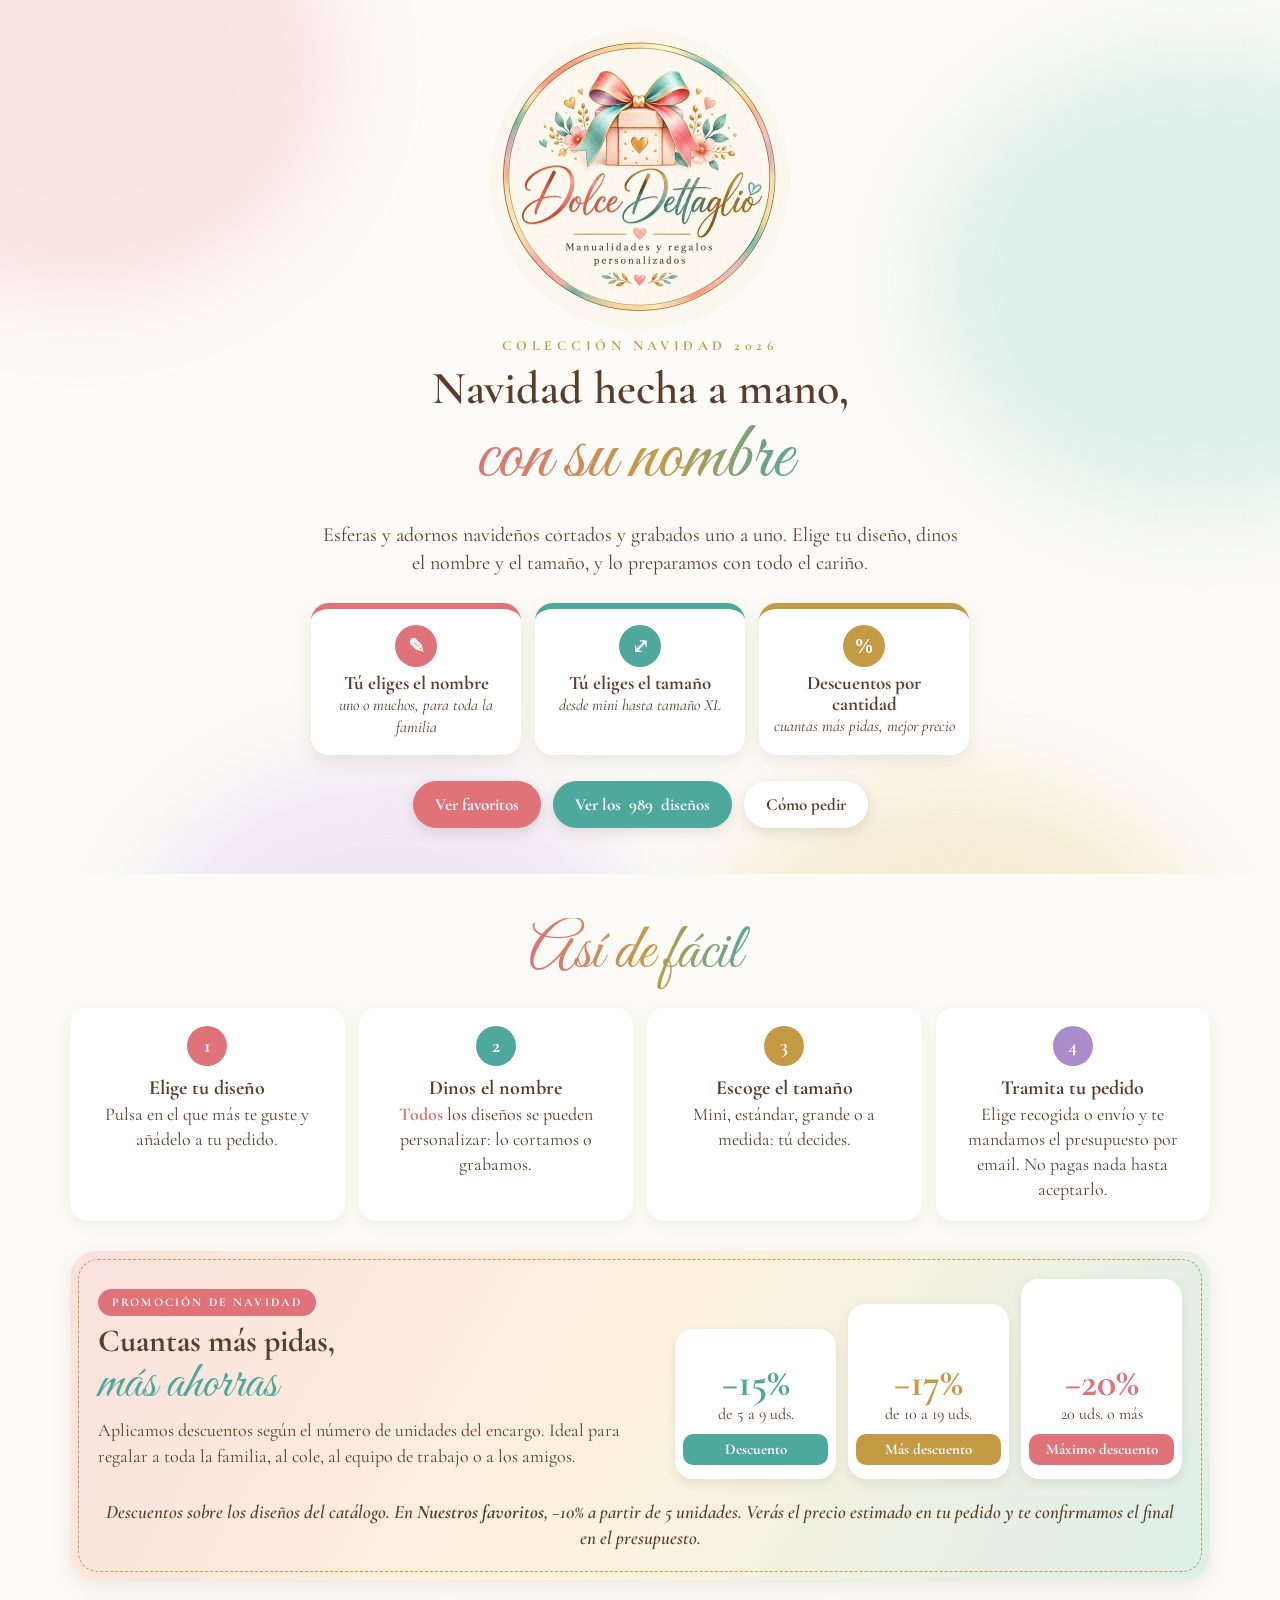
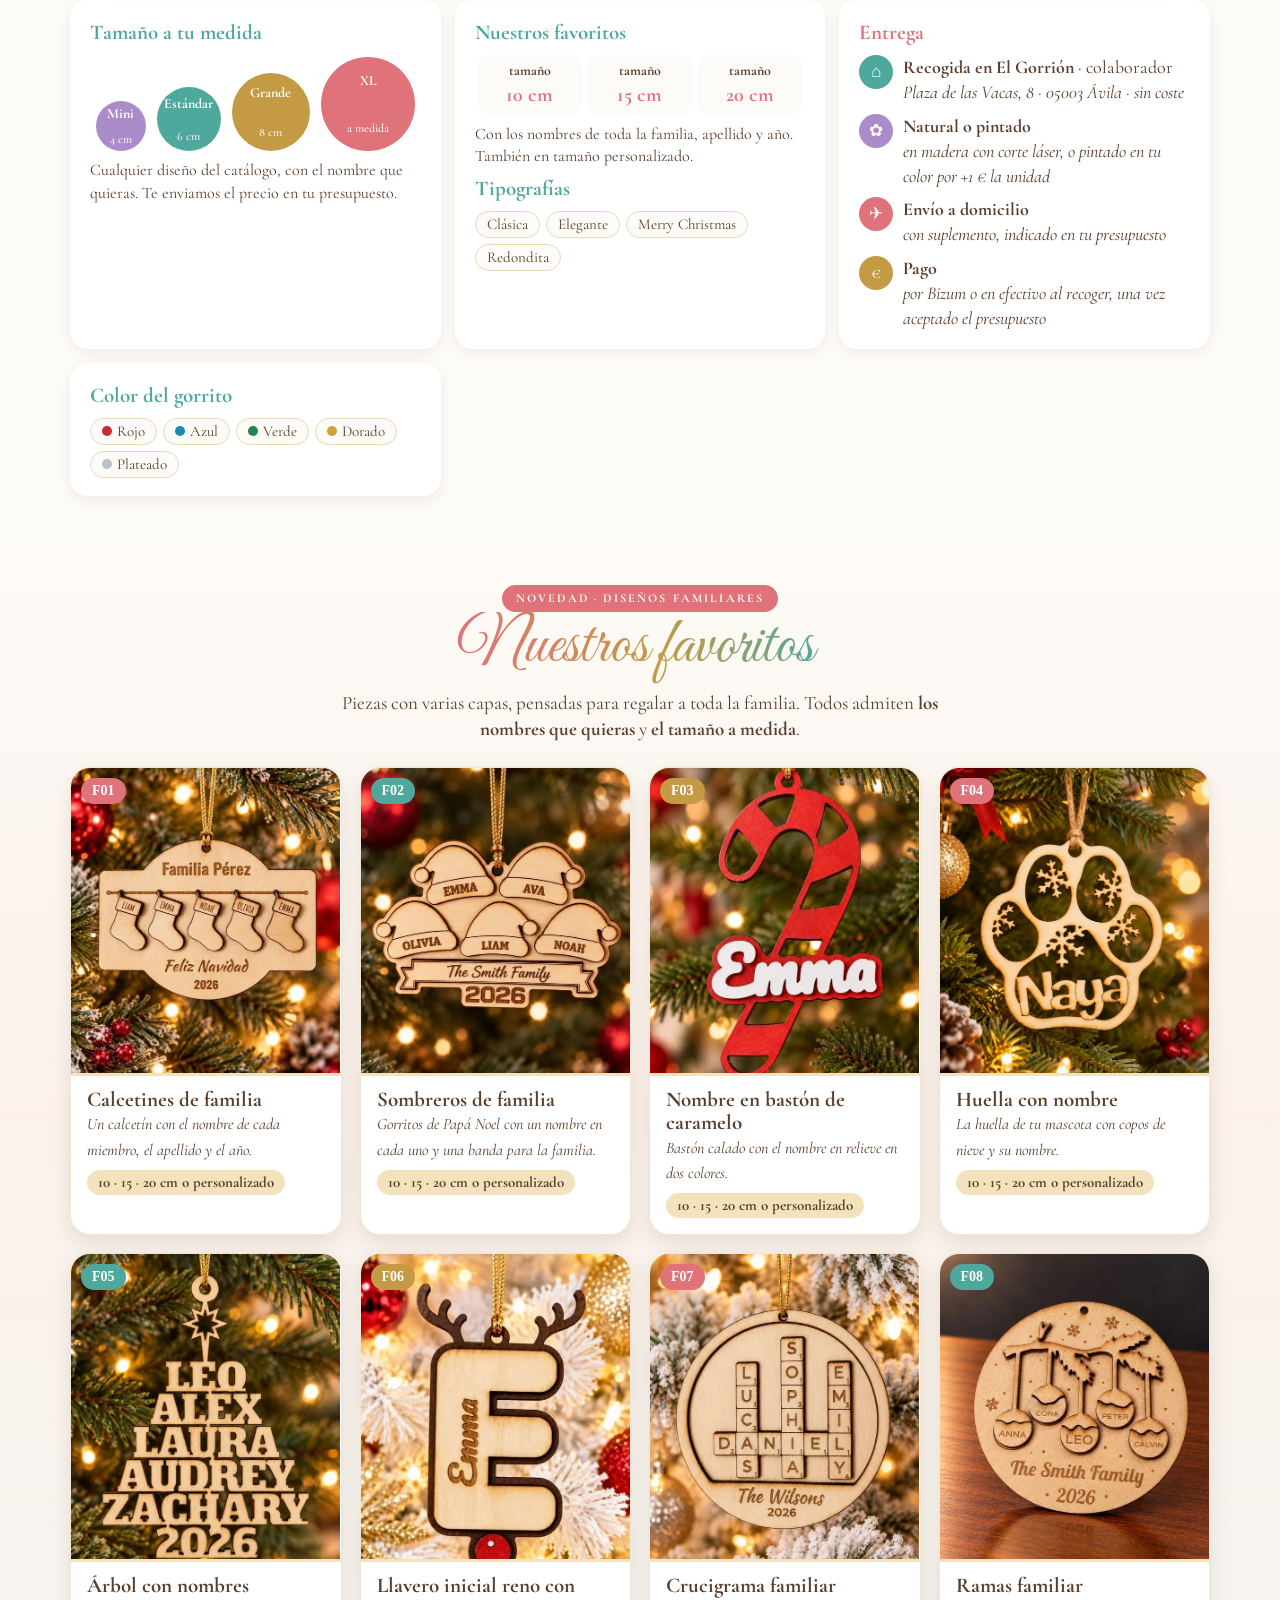
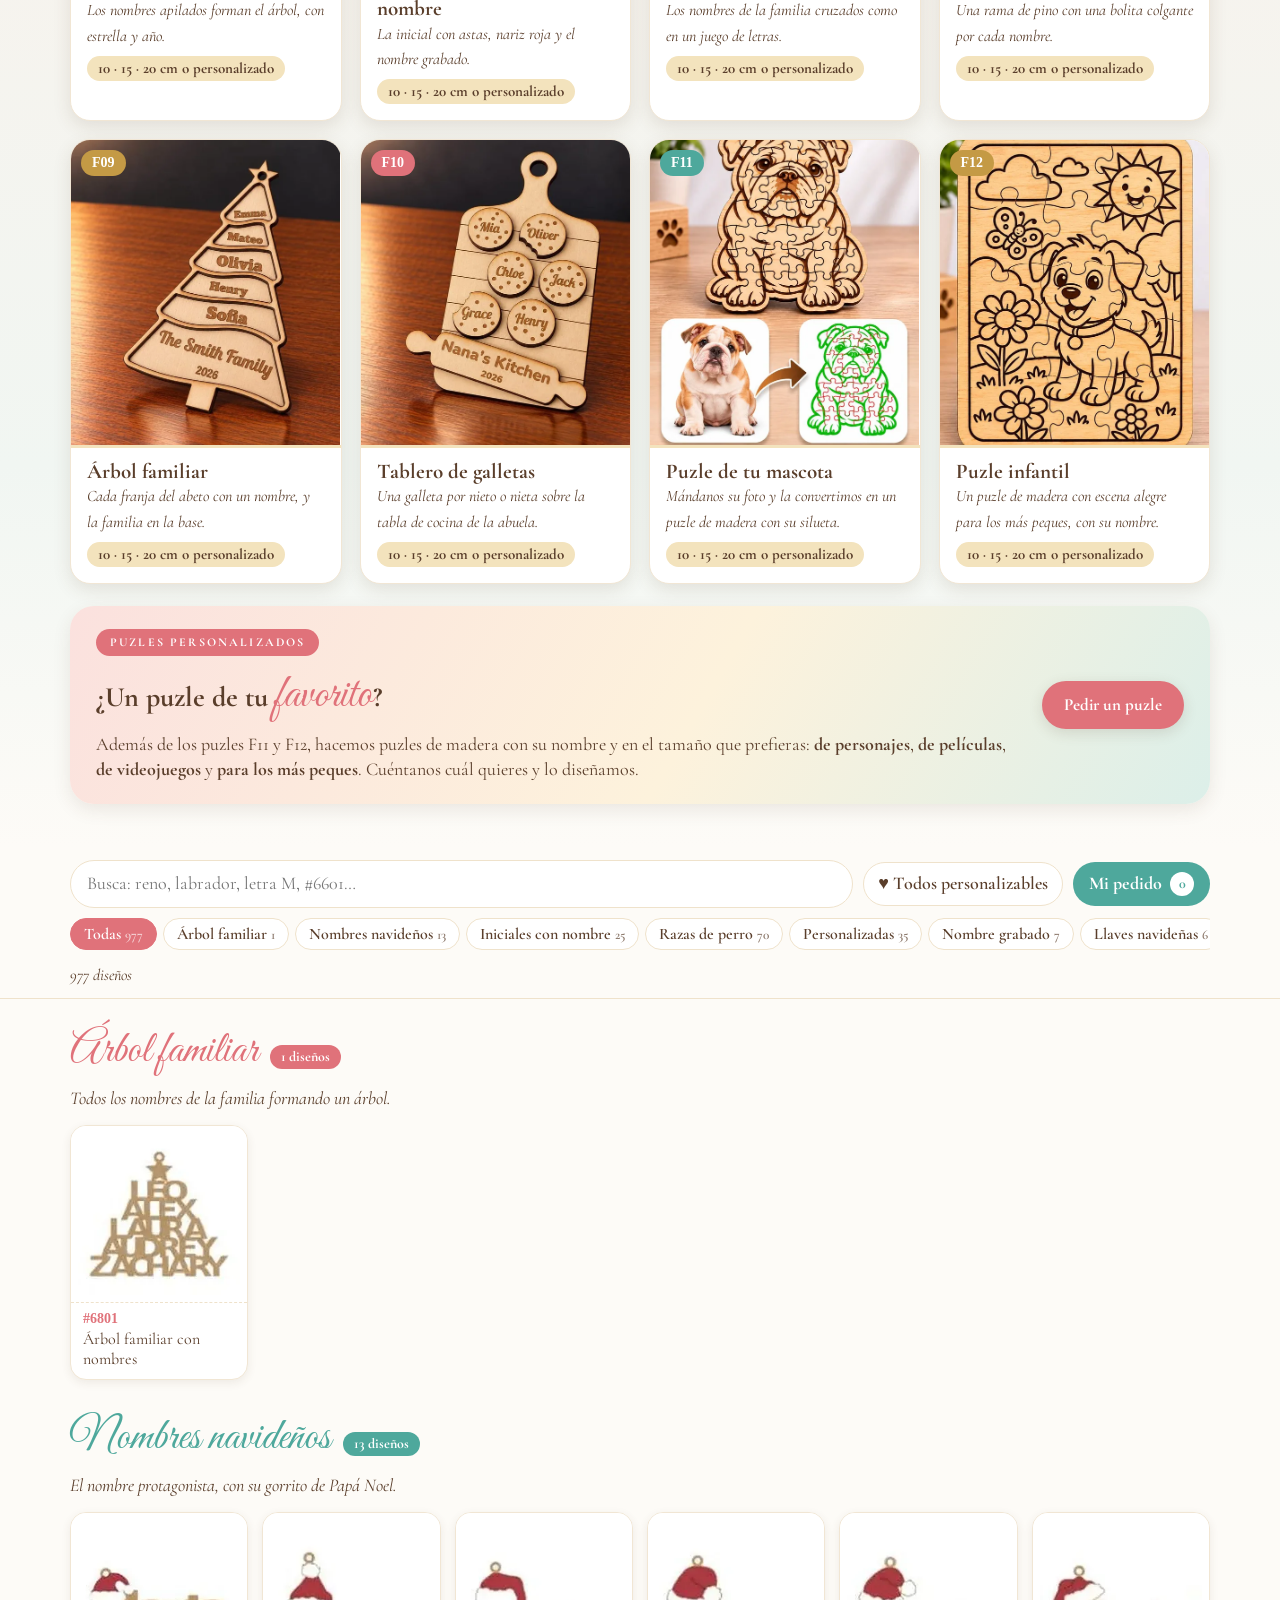
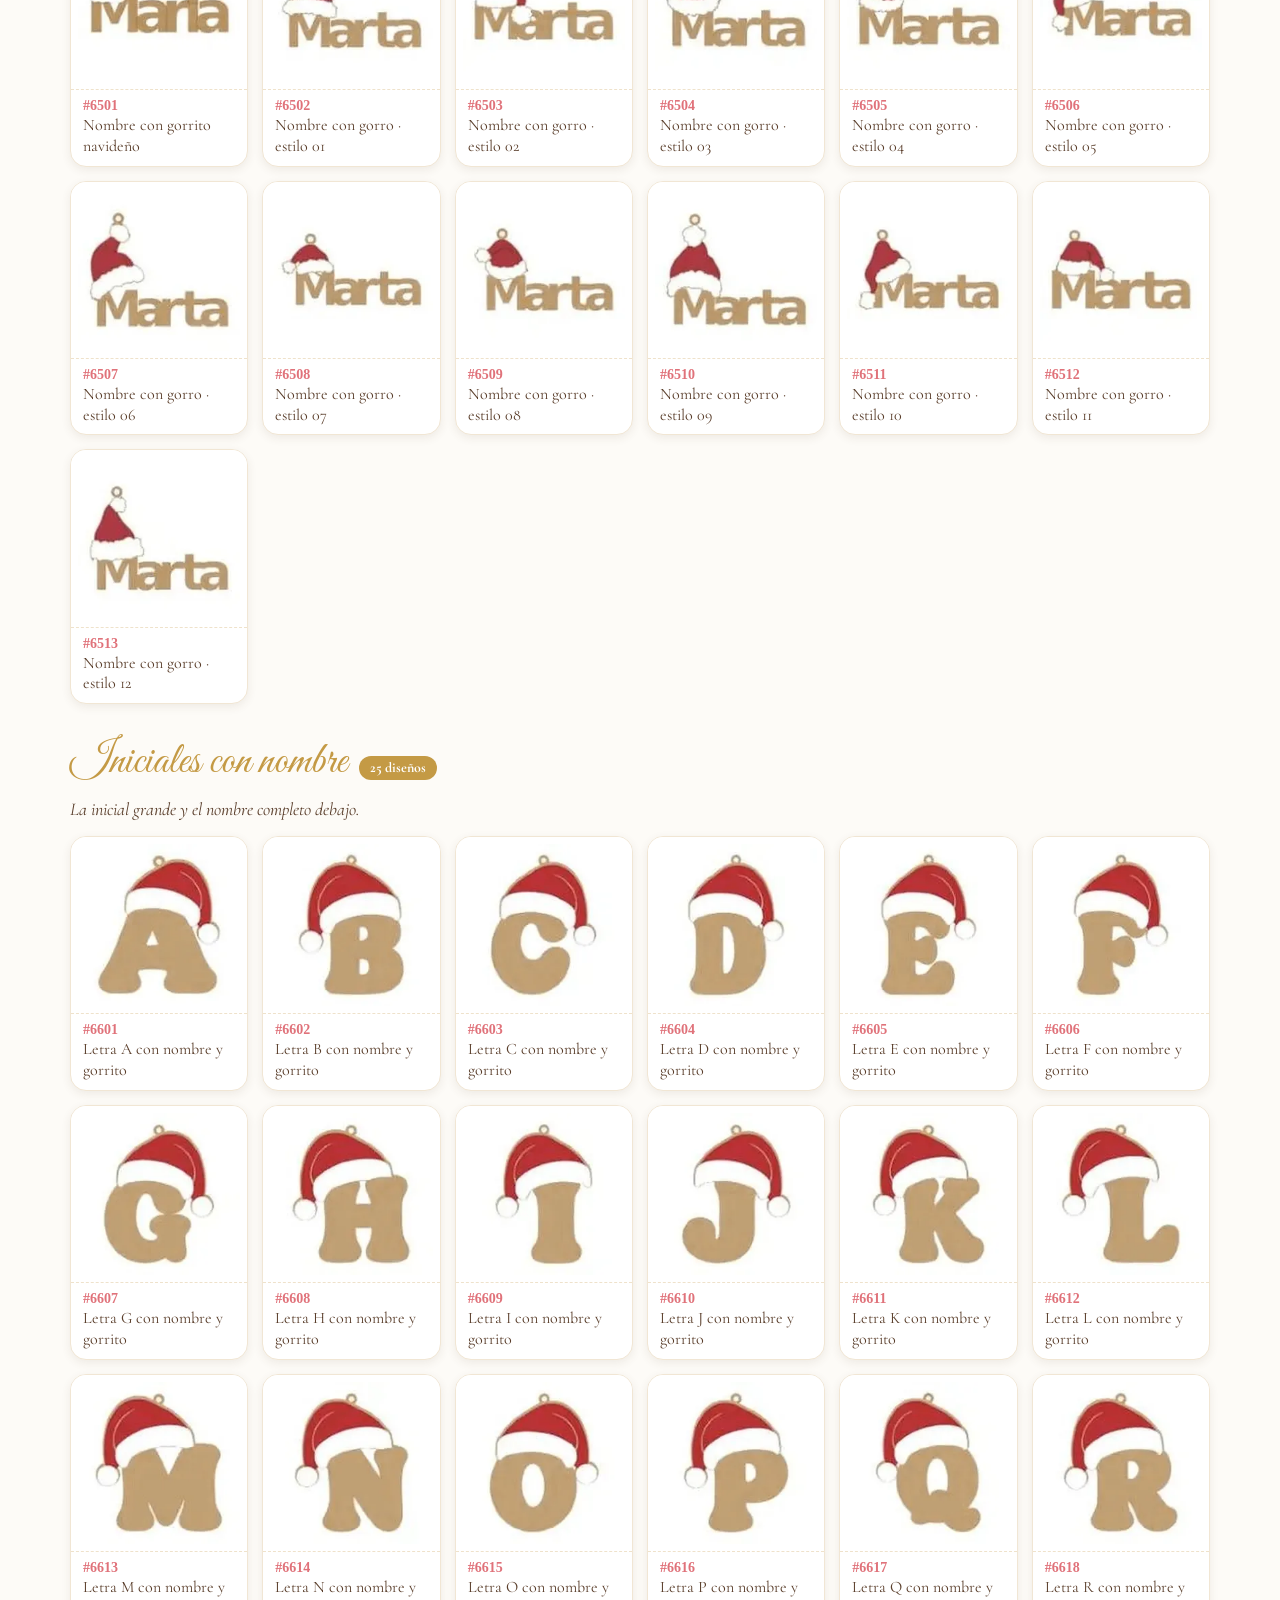
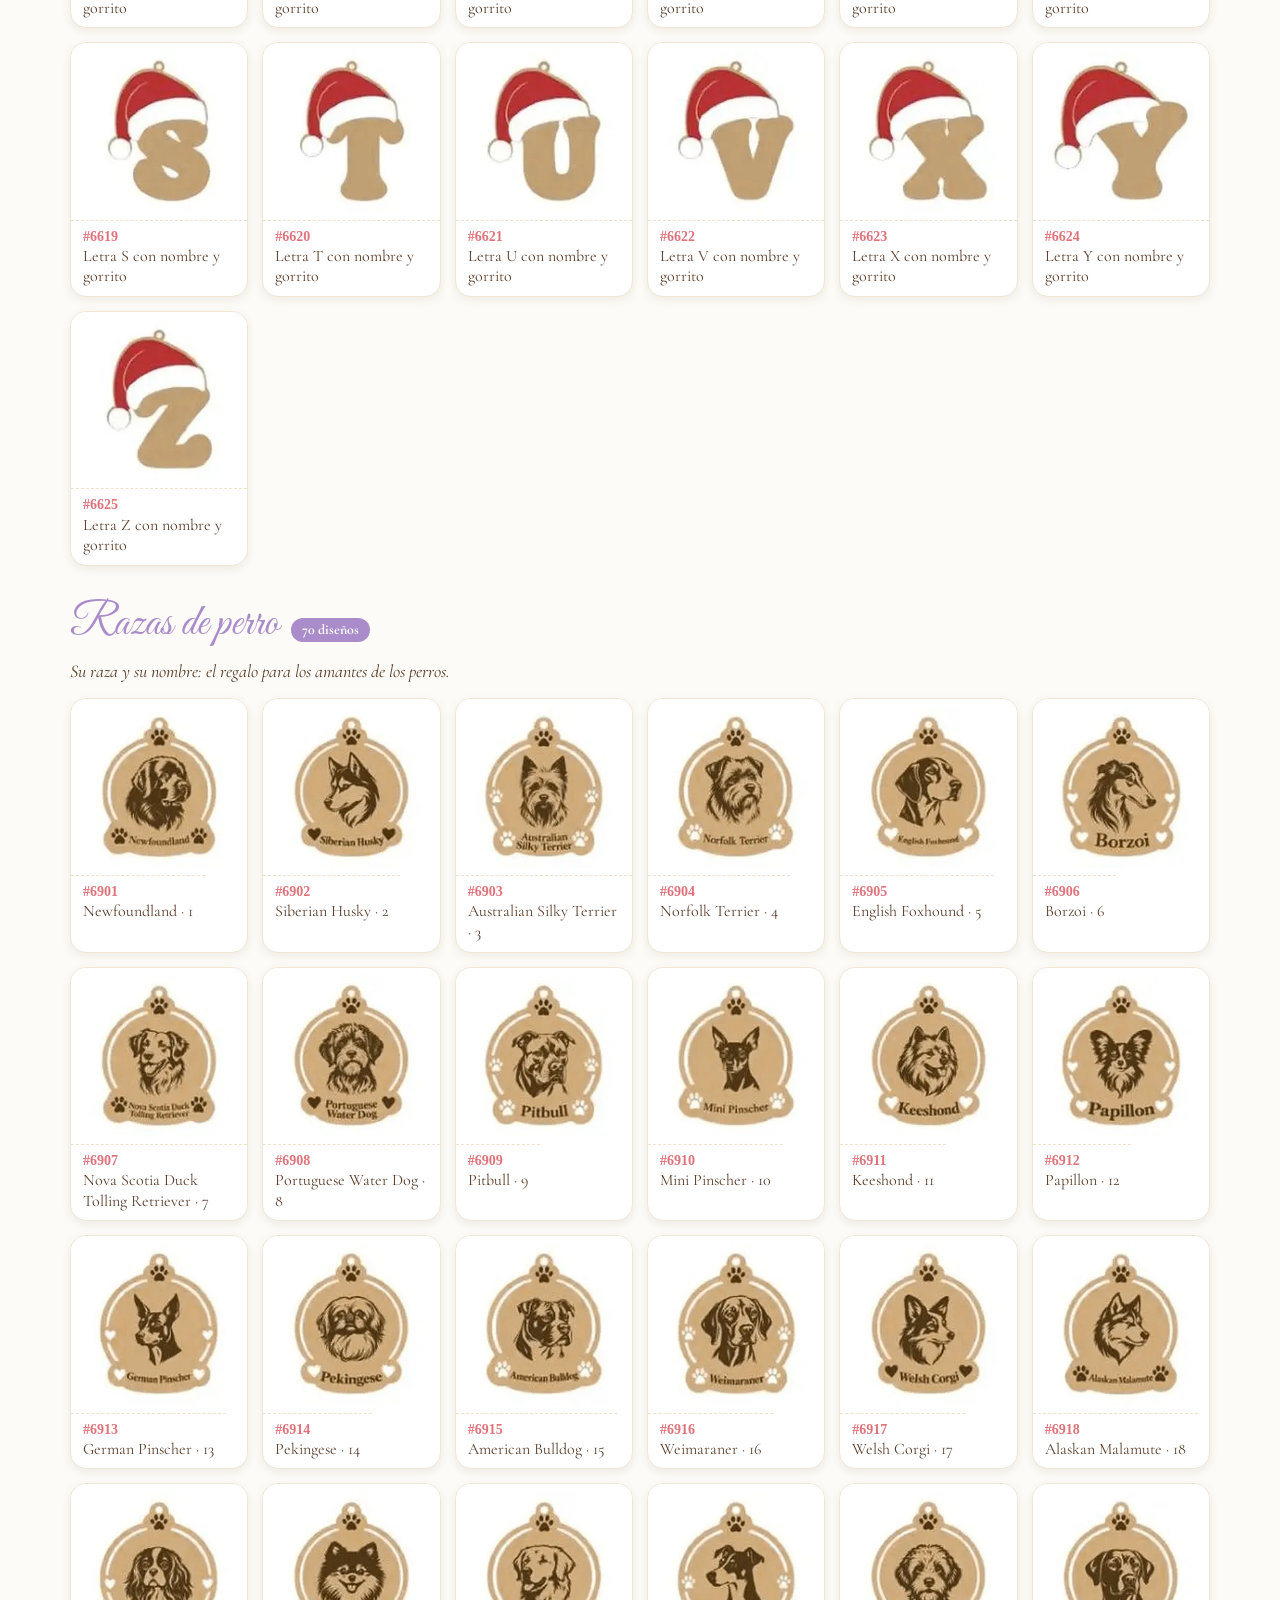
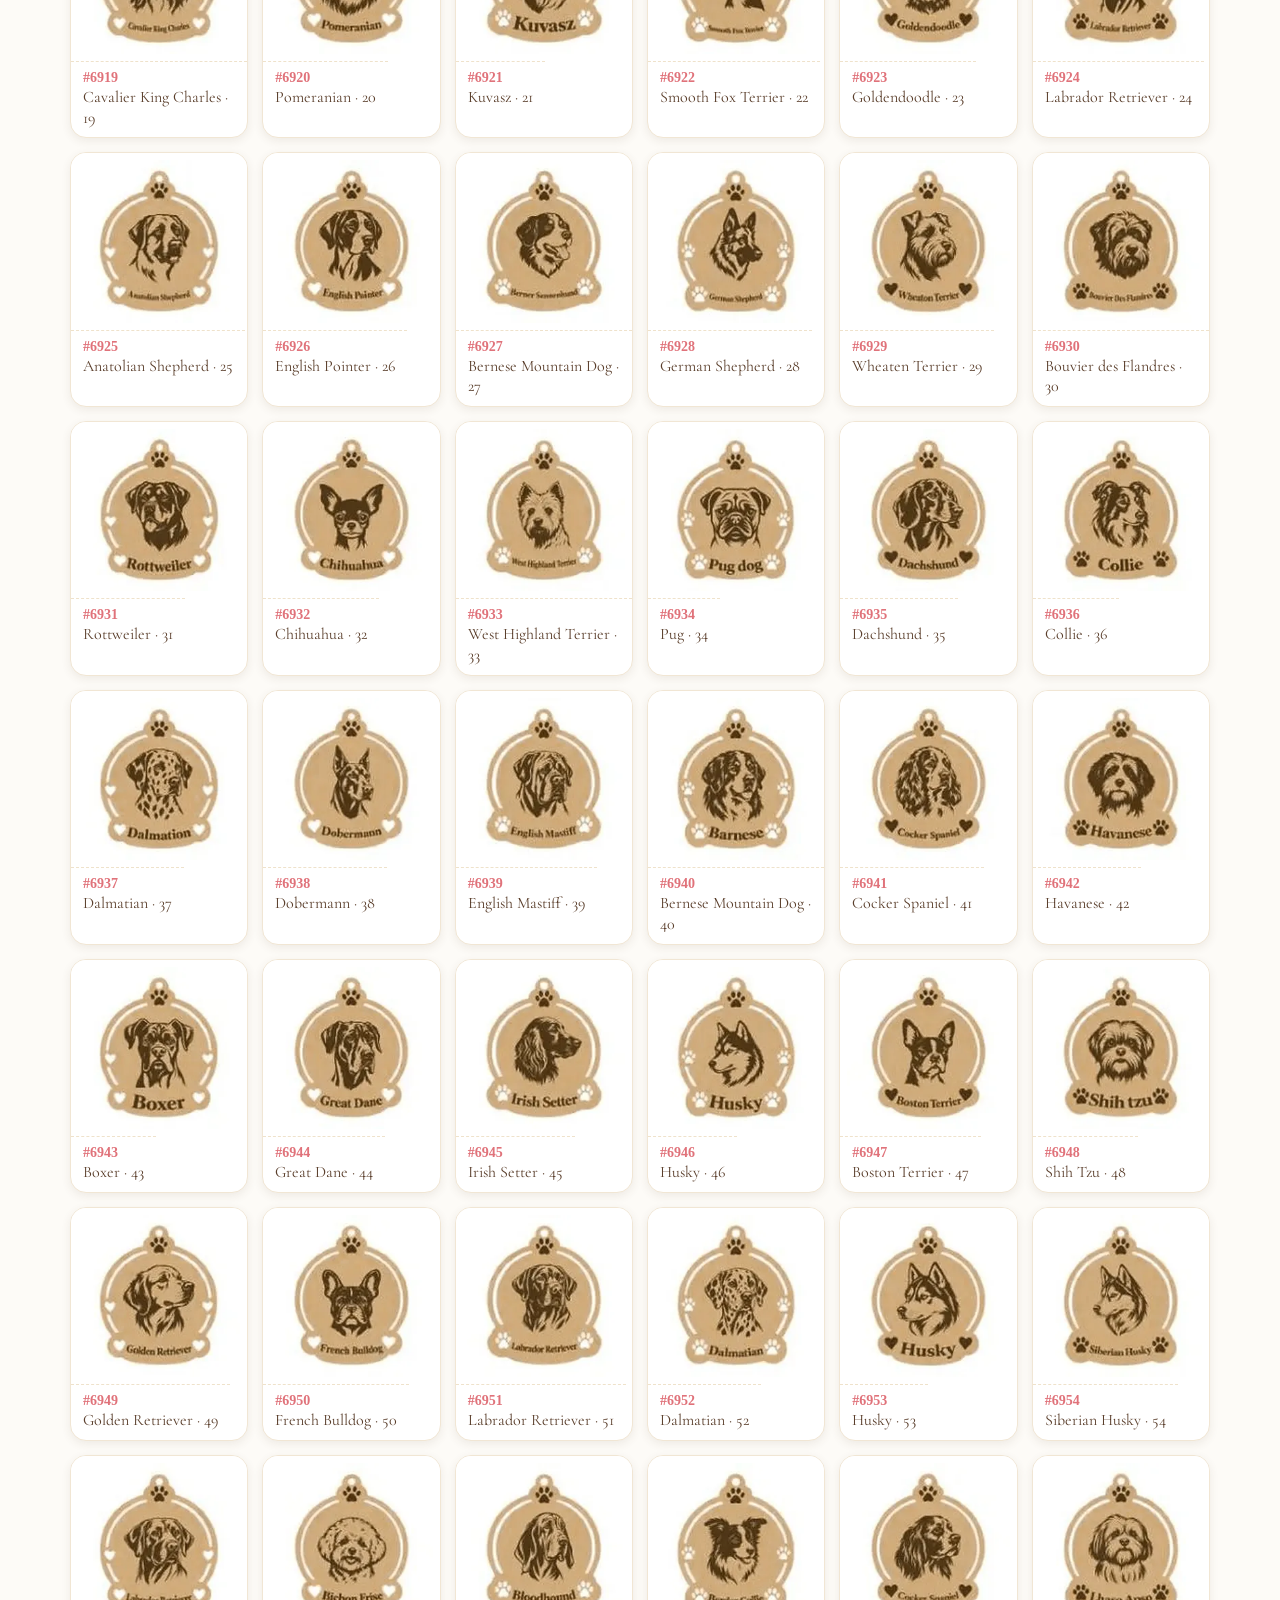
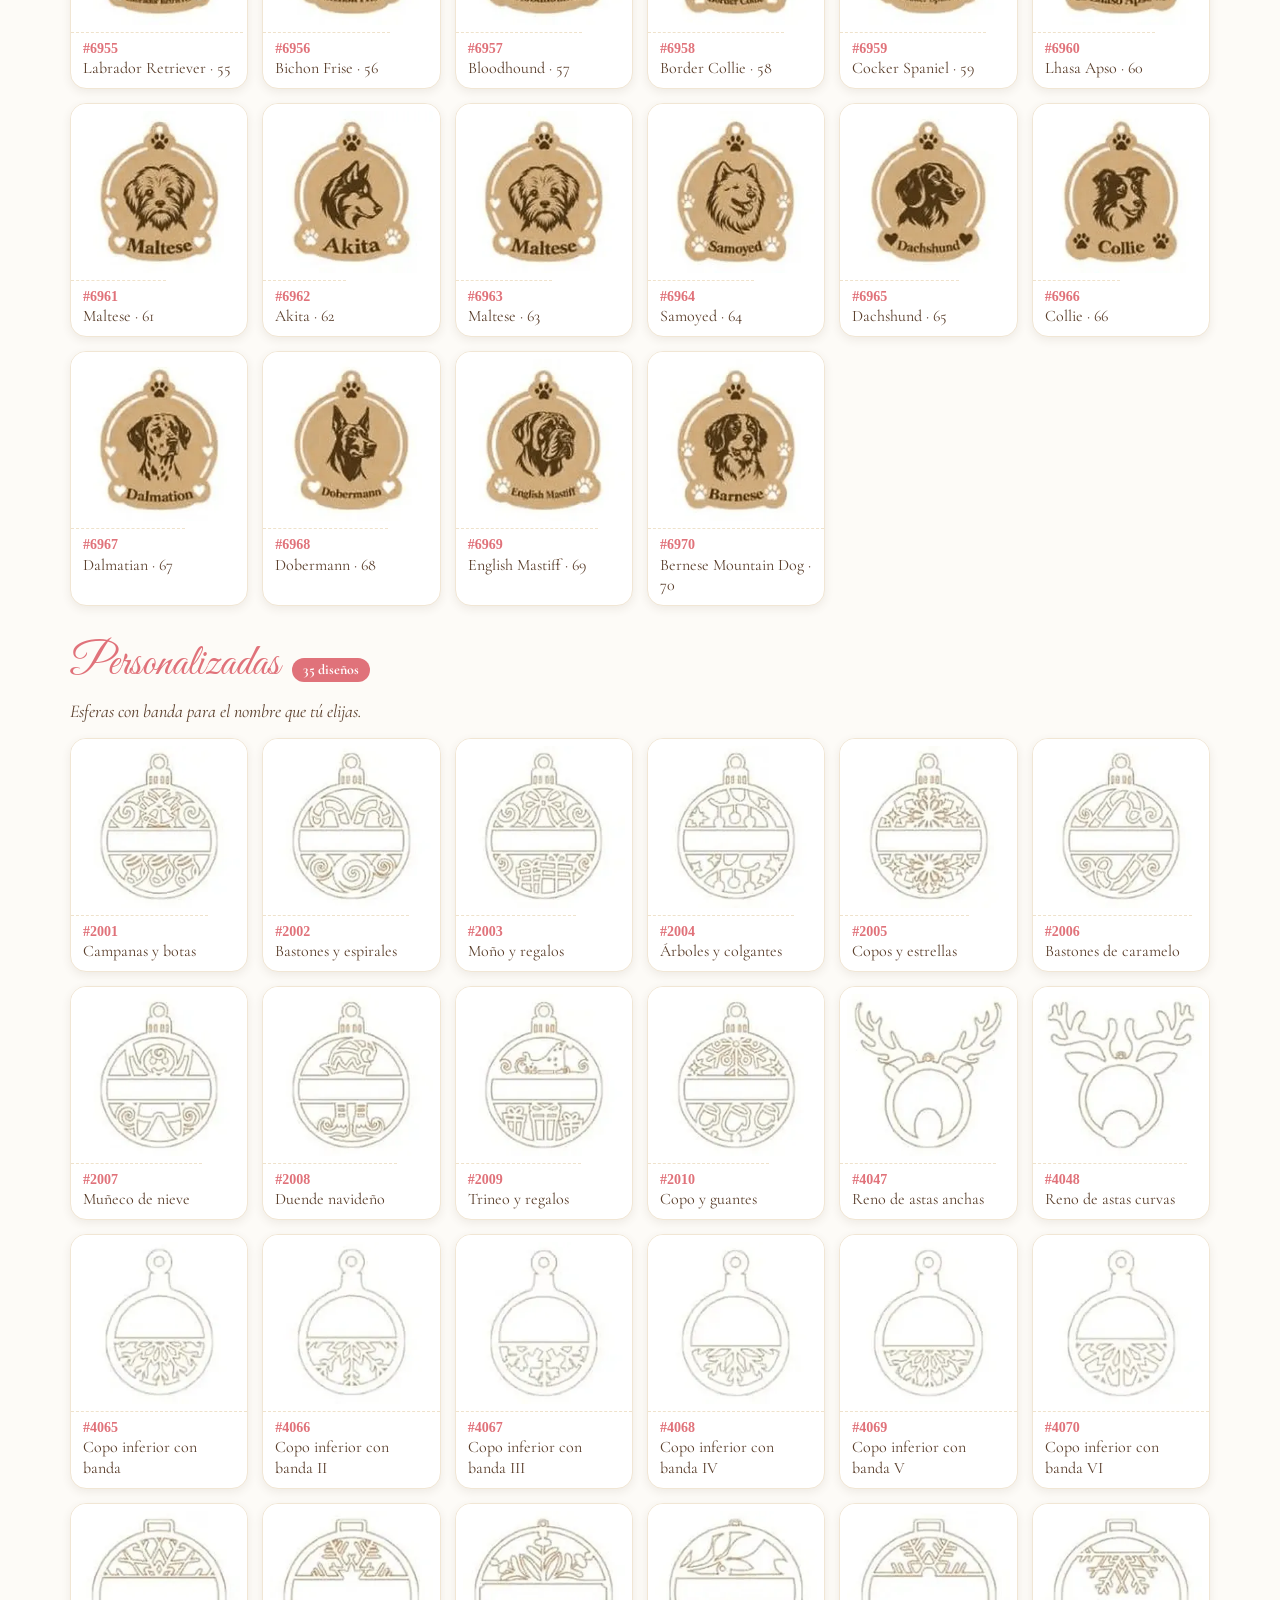
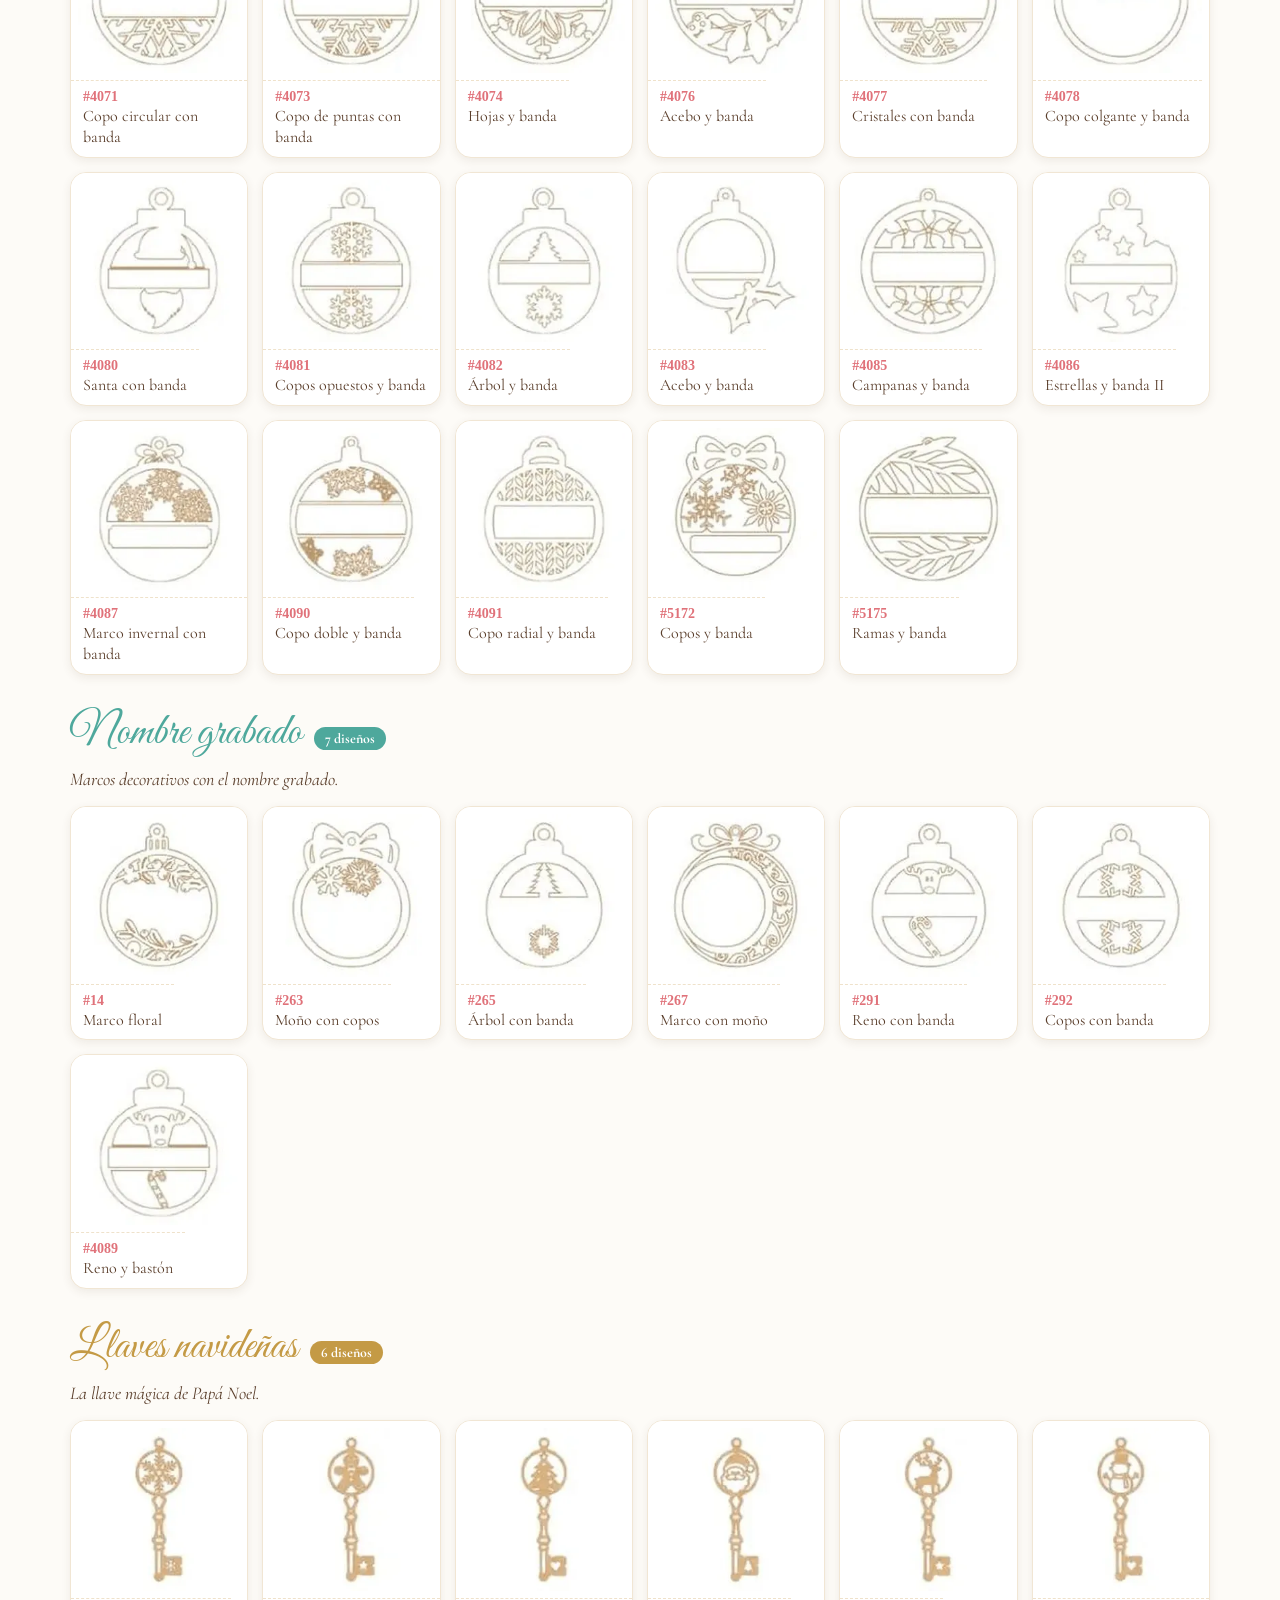
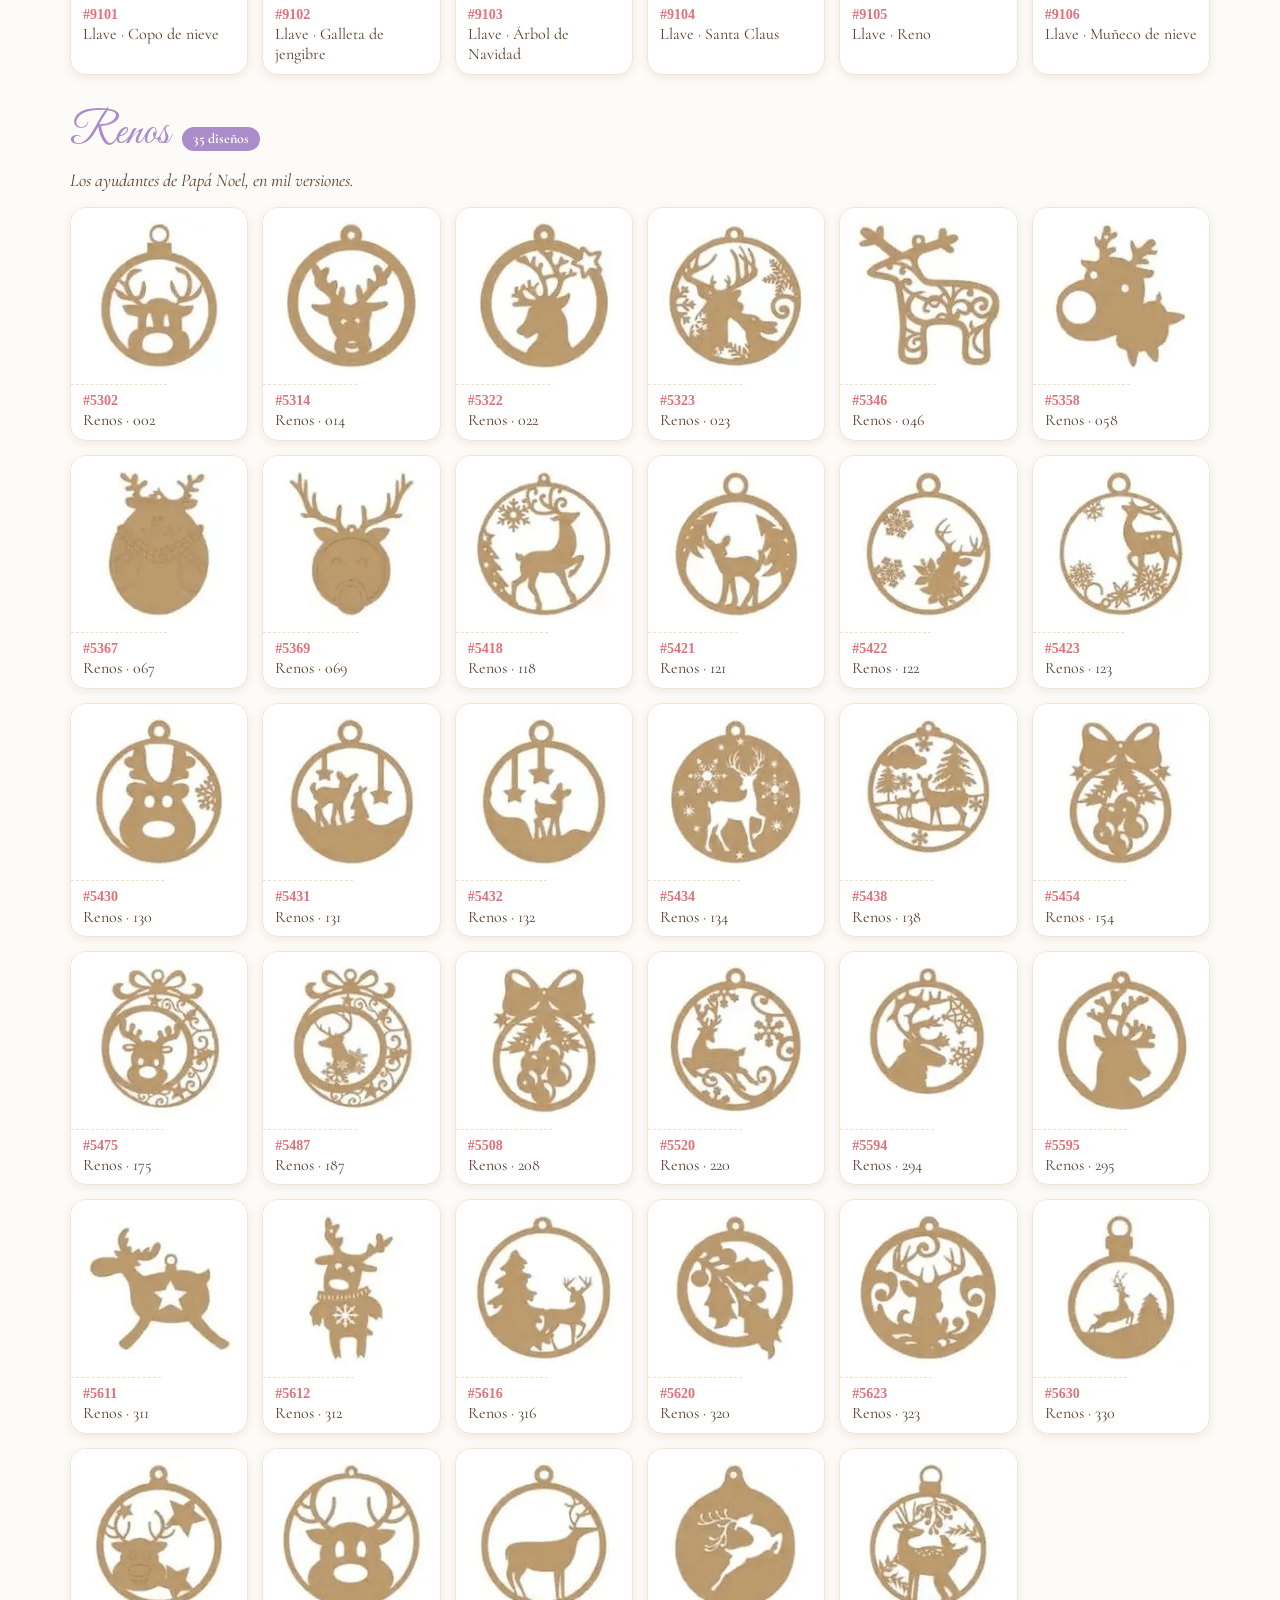
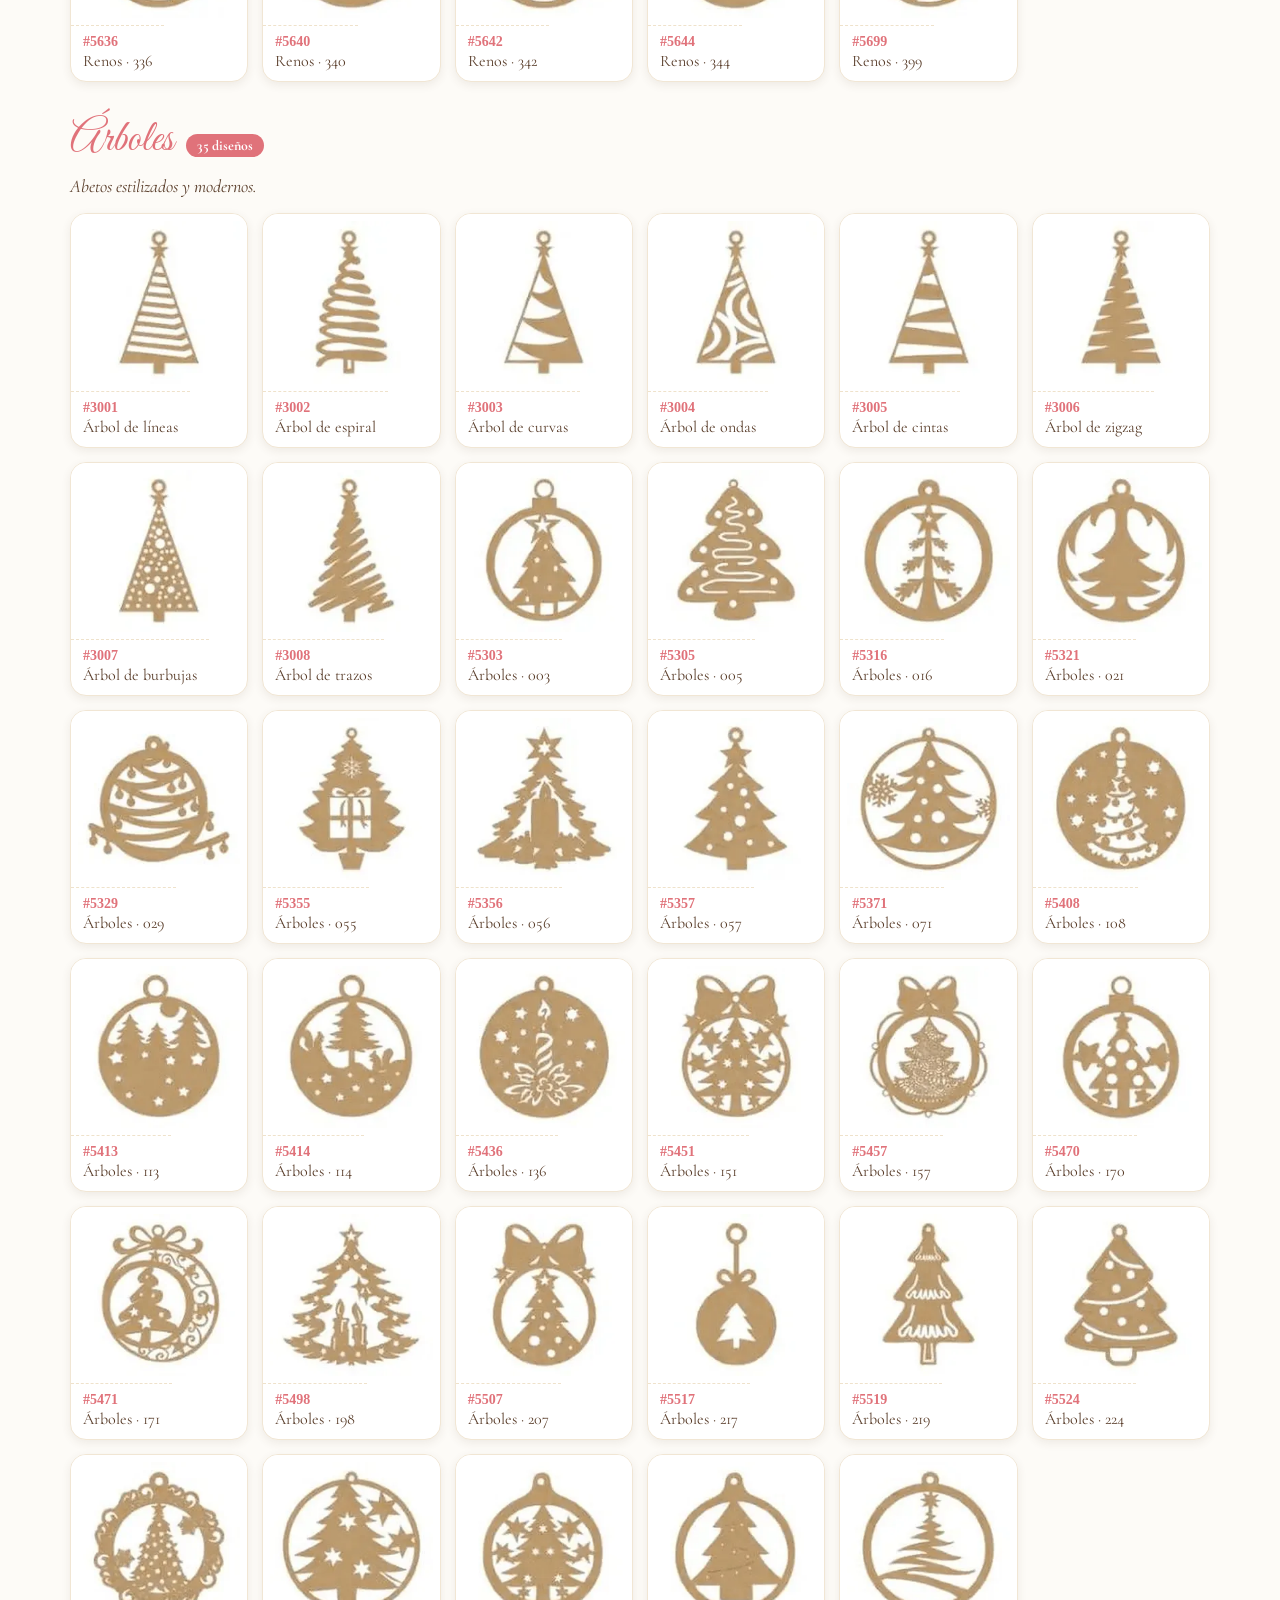
<file: index.html>
<!DOCTYPE html>
<html lang="es">
<head>
<meta charset="utf-8">
<meta name="viewport" content="width=device-width, initial-scale=1">
<title>Dolce Dettaglio · Pedidos de Navidad 2026</title>
<meta name="description" content="Adornos navideños personalizados con nombre, hechos a mano. Recogida en El Gorrión (Ávila) o envío a domicilio.">
<link rel="icon" href="logo.webp">
<meta property="og:type" content="website">
<meta property="og:title" content="Dolce Dettaglio · Adornos de Navidad con su nombre">
<meta property="og:description" content="Más de 960 diseños hechos a mano. Elige nombre y tamaño, con descuentos por cantidad. Recogida en El Gorrión (Ávila) o envío a casa.">
<meta property="og:image" content="https://eldolcedettaglio.github.io/DolceDettaglio/og.jpg">
<meta property="og:image:width" content="1200"><meta property="og:image:height" content="630">
<meta name="twitter:card" content="summary_large_image">
<link rel="preconnect" href="https://fonts.googleapis.com">
<link rel="preconnect" href="https://fonts.gstatic.com" crossorigin>
<link href="https://fonts.googleapis.com/css2?family=Great+Vibes&family=Cormorant+Garamond:ital,wght@0,500;0,600;0,700;1,500&family=Montserrat:wght@800&family=Playfair+Display:ital,wght@1,700&family=Mountains+of+Christmas:wght@700&family=Chewy&display=swap" rel="stylesheet">
<link rel="stylesheet" href="styles.css">
</head>
<body>

<div class="closed-bar" id="closedBar" hidden>Ahora mismo <b>no estamos aceptando pedidos nuevos</b>. ¡Gracias por la acogida! Puedes seguir viendo el catálogo y escribirnos por Instagram o email para cualquier duda.</div>
<div class="notice-bar" id="noticeBar" hidden></div>
<header class="hero">
  <div class="blob b1"></div><div class="blob b2"></div><div class="blob b3"></div><div class="blob b4"></div>
  <img class="logo" src="logo.webp" alt="Dolce Dettaglio · Manualidades y regalos personalizados">
  <div class="kick">Colección Navidad 2026</div>
  <h1>Navidad hecha a mano,<br><span class="script grad">con su nombre</span></h1>
  <p class="lead">Esferas y adornos navideños cortados y grabados uno a uno. Elige tu diseño, dinos el nombre y el tamaño, y lo preparamos con todo el cariño.</p>
  <div class="pills">
    <div class="pill p1"><i>✎</i><b>Tú eliges el nombre</b><span>uno o muchos, para toda la familia</span></div>
    <div class="pill p2"><i>⤢</i><b>Tú eliges el tamaño</b><span>desde mini hasta tamaño XL</span></div>
    <div class="pill p3"><i>%</i><b>Descuentos por cantidad</b><span>cuantas más pidas, mejor precio</span></div>
  </div>
  <div class="ctas">
    <a class="btn coral" href="#favoritos">Ver favoritos</a>
    <a class="btn teal" href="#catalogo">Ver los <span id="nTotal"></span> diseños</a>
    <a class="btn light" href="#como">Cómo pedir</a>
  </div>
</header>

<section id="como">
  <div class="wrap">
    <h2 class="sec-title"><span class="script grad">Así de fácil</span></h2>
    <div class="steps" style="margin-top:14px">
      <div class="step"><div class="n">1</div><b>Elige tu diseño</b>Pulsa en el que más te guste y añádelo a tu pedido.</div>
      <div class="step"><div class="n">2</div><b>Dinos el nombre</b><em>Todos</em> los diseños se pueden personalizar: lo cortamos o grabamos.</div>
      <div class="step"><div class="n">3</div><b>Escoge el tamaño</b>Mini, estándar, grande o a medida: tú decides.</div>
      <div class="step"><div class="n">4</div><b>Tramita tu pedido</b>Elige recogida o envío y te mandamos el presupuesto por email. No pagas nada hasta aceptarlo.</div>
    </div>
    <div class="promo">
      <div>
        <span class="tag">Promoción de Navidad</span>
        <h3>Cuantas más pidas,<br><span class="script">más ahorras</span></h3>
        <p style="margin:0">Aplicamos descuentos según el número de unidades del encargo. Ideal para regalar a toda la familia, al cole, al equipo de trabajo o a los amigos.</p>
      </div>
      <div class="tiers">
        <div class="tier t1"><b>−15%</b><span>de 5 a 9 uds.</span><em>Descuento</em></div>
        <div class="tier t2"><b>−17%</b><span>de 10 a 19 uds.</span><em>Más descuento</em></div>
        <div class="tier t3"><b>−20%</b><span>20 uds. o más</span><em>Máximo descuento</em></div>
      </div>
      <div class="promo-note">Descuentos sobre los diseños del catálogo. En <b>Nuestros favoritos</b>, −10% a partir de 5 unidades. Verás el precio estimado en tu pedido y te confirmamos el final en el presupuesto.</div>
    </div>
    <div class="opts">
      <div class="opt"><h4>Tamaño a tu medida</h4><div class="sizes"><span class="s1">Mini<br><small>4 cm</small></span><span class="s2">Estándar<br><small>6 cm</small></span><span class="s3">Grande<br><small>8 cm</small></span><span class="s4">XL<br><small>a medida</small></span></div><p style="margin:8px 0 0;font-size:16px">Cualquier diseño del catálogo, con el nombre que quieras. Te enviamos el precio en tu presupuesto.</p></div>
      <div class="opt"><h4>Nuestros favoritos</h4><div class="prices fp"><span><b>tamaño</b>10 cm</span><span><b>tamaño</b>15 cm</span><span><b>tamaño</b>20 cm</span></div><p style="margin:8px 0 6px;font-size:16px">Con los nombres de toda la familia, apellido y año. También en tamaño personalizado.</p><h4 style="margin-top:6px">Tipografías</h4><div class="chips"><span>Clásica</span><span>Elegante</span><span>Merry Christmas</span><span>Redondita</span></div></div>
      <div class="opt delivery-opt"><h4>Entrega</h4><div class="deliv-list"><div><i style="background:var(--teal)">⌂</i><span><b>Recogida en El Gorrión</b> · colaborador<br><i style="all:unset;font-style:italic">Plaza de las Vacas, 8 · 05003 Ávila · sin coste</i></span></div><div><i style="background:var(--lilac)">✿</i><span><b>Natural o pintado</b><br><i style="all:unset;font-style:italic">en madera con corte láser, o pintado en tu color por +1 € la unidad</i></span></div><div><i style="background:var(--coral)">✈</i><span><b>Envío a domicilio</b><br><i style="all:unset;font-style:italic">con suplemento, indicado en tu presupuesto</i></span></div><div><i style="background:var(--gold)">€</i><span><b>Pago</b><br><i style="all:unset;font-style:italic">por Bizum o en efectivo al recoger, una vez aceptado el presupuesto</i></span></div></div></div>
      <div class="opt"><h4>Color del gorrito</h4><div class="chips"><span><i style="background:#c52b3c"></i>Rojo</span><span><i style="background:#198db0"></i>Azul</span><span><i style="background:#23864b"></i>Verde</span><span><i style="background:#d0a13c"></i>Dorado</span><span><i style="background:#b9c0c9"></i>Plateado</span></div></div>
    </div>
  </div>
</section>

<section id="favoritos" style="background:linear-gradient(180deg,transparent,#fbf1ea 30%,#f1f6f2 80%,transparent)">
  <div class="wrap">
    <div style="text-align:center"><span class="tag">Novedad · Diseños familiares</span></div>
    <h2 class="sec-title"><span class="script grad">Nuestros favoritos</span></h2>
    <p class="sec-sub">Piezas con varias capas, pensadas para regalar a toda la familia. Todos admiten <b>los nombres que quieras</b> y <b>el tamaño a medida</b>.</p>
    <div class="fgrid" id="fgrid"></div>
    <div class="pzbox"><div><span class="tag">Puzles personalizados</span><h3>¿Un puzle de tu <span class="script">favorito</span>?</h3><p>Además de los puzles F11 y F12, hacemos puzles de madera con su nombre y en el tamaño que prefieras: <b>de personajes</b>, <b>de películas</b>, <b>de videojuegos</b> y <b>para los más peques</b>. Cuéntanos cuál quieres y lo diseñamos.</p></div><button class="btn coral" type="button" id="askPuzzle">Pedir un puzle</button></div>
  </div>
</section>

<div class="toolbar" id="catalogo">
  <div class="wrap tb">
    <div class="row1">
      <input class="search" id="q" type="search" placeholder="Busca: reno, labrador, letra M, #6601…" aria-label="Buscar diseño">
      <span class="tog" style="cursor:default">♥ Todos personalizables</span>
      <button class="cartbtn" id="openCart" type="button">Mi pedido <span class="num" id="cartNum">0</span></button>
    </div>
    <div class="cats" id="cats"></div>
    <div class="count" id="count"></div>
  </div>
</div>

<section style="padding-top:22px">
  <div class="wrap" id="list"></div>
</section>

<section id="galeria" hidden>
  <div class="wrap">
    <h2 class="sec-title"><span class="script grad">Así quedaron</span></h2>
    <p class="sec-sub">Algunos de los encargos que ya están colgados en el árbol de nuestros clientes. ¡Gracias por confiar en nosotros!</p>
    <div class="gal" id="gal"></div>
  </div>
</section>

<section id="especial">
  <div class="wrap">
    <div class="special">
      <div>
        <span class="tag">¿Buscas una bola especial?</span>
        <h3>Cuéntanoslo y la <span class="script">diseñamos</span></h3>
        <p>¿Un apellido, una fecha especial, la silueta de tu mascota, un mensaje para alguien querido o una idea que no ves en el catálogo? Descríbenosla y creamos una bola única para tu árbol, con presupuesto sin compromiso.</p>
        <div class="dact"><button class="btn coral" type="button" id="openSpecial">Pedir un diseño especial</button><a class="btn light" href="#contacto">Escribirnos</a></div>
      </div>
      <div class="special-r"><b>Encargos de grupo</b><span>colegios · empresas · bodas · bautizos · comuniones</span><em>con descuento por cantidad</em></div>
    </div>
  </div>
</section>

<section class="contact" id="contacto">
  <div class="blob b1"></div><div class="blob b2"></div><div class="blob b3"></div><div class="blob b4"></div>
  <div style="position:relative">
    <h2 class="sec-title"><span class="script grad">¿Ya tienes tu favorito?</span></h2>
    <p class="sec-sub">Añade tus diseños a <b>Mi pedido</b> y tramítalo: te enviamos el presupuesto con tu descuento por cantidad. ¿Dudas o una idea especial? Escríbenos.</p>
    <div class="cards2">
      <a class="cbox ig" href="https://www.instagram.com/eldolce_dettaglio/" target="_blank" rel="noopener"><img src="qr_ig.png" alt="QR de Instagram"><small>Síguenos en Instagram</small><b>@eldolce_dettaglio</b></a>
      <a class="cbox ml" href="mailto:eldolcedettaglio@gmail.com"><img src="qr_mail.png" alt="QR de email"><small>Escríbenos</small><b>eldolcedettaglio@gmail.com</b></a>
    </div>
    <div class="gorr"><img src="gorrion.png" alt="El Gorrión Coffee Bar"><div><small>Punto de recogida colaborador</small><b>El Gorrión · Coffee Bar</b>Plaza de las Vacas, 8 · 05003 Ávila<br><i>Recogida gratis de tu pedido</i></div></div>
    <p class="foot">Los encargos navideños se preparan por orden de llegada. ¡Haz el tuyo cuanto antes!</p>
    <p class="legal-link"><a href="aviso-legal.html">Aviso legal y privacidad</a></p>
  </div>
</section>

<dialog id="dlg">
  <button class="x" type="button" data-close>×</button>
  <div class="dimg" id="dImgWrap"><img id="dImg" alt=""></div>
  <form class="dbody" id="dForm" method="dialog">
    <span class="dcode" id="dCode"></span>
    <h3 id="dName"></h3>
    <p id="dDesc"></p>
    <div id="nameWrap"><label class="f">Nombre o nombres<input id="fName" placeholder="Ej.: Lucía, Mateo y Carmen"></label>
      <div class="fonts" id="fonts" role="radiogroup" aria-label="Tipografía"><span>Tipografía:</span>
        <label><input type="radio" name="font" value="Clásica" checked><b style="font-family:Montserrat;font-weight:800">Clásica</b></label>
        <label><input type="radio" name="font" value="Elegante"><b style="font-family:'Playfair Display';font-style:italic">Elegante</b></label>
        <label><input type="radio" name="font" value="Navideña"><b style="font-family:'Mountains of Christmas';font-weight:700">Navideña</b></label>
        <label><input type="radio" name="font" value="Redondita"><b style="font-family:Chewy;font-weight:400">Redondita</b></label>
      </div>
      <div class="npnote">Elige la letra con la que quieres el nombre.</div></div>
    <div class="frow">
      <label class="f">Tamaño<select id="fSize"><option>Estándar · 6 cm</option><option>Mini · 4 cm</option><option>Grande · 8 cm</option><option>XL · a medida</option></select></label>
      <label class="f">Unidades<input id="fQty" type="number" min="1" value="1"></label>
    </div>
    <fieldset class="deliv" style="margin-top:6px"><legend>Acabado</legend>
      <label class="dopt"><input type="radio" name="fin" value="Natural" checked><span><b>Natural · corte láser</b><small>El tono de la madera con el grabado del láser.</small></span></label>
      <label class="dopt"><input type="radio" name="fin" value="Pintado"><span><b>Pintado a mano · +1 € por unidad</b><small>En el color que elijas, uno distinto para cada unidad si quieres.</small></span></label>
    </fieldset>
    <div id="colorsWrap" hidden><div class="ctitle">Color de cada unidad</div><div id="colorsList" class="colors"></div></div>
    <datalist id="colorOpts"><option>Rojo</option><option>Verde</option><option>Dorado</option><option>Plateado</option><option>Blanco</option><option>Azul</option><option>Rosa</option><option>Lila</option><option>Negro</option><option>Multicolor</option></datalist>
        <div class="dact"><button class="btn coral" type="submit" id="addBtn">Añadir a mi pedido</button><button class="btn light" type="button" data-close>Seguir mirando</button></div>
  </form>
</dialog>

<dialog id="cart">
  <button class="x" type="button" data-close>×</button>
  <div class="dbody">
    <h3 class="script" style="font-size:44px;color:var(--teal);margin:0">Mi pedido</h3>
    <div class="cart-list" id="cartList"></div>
    <div class="sum" id="cartSum"></div>
    <div class="dact">
      <button class="btn coral" type="button" id="goCheckout">Tramitar pedido</button>
      <button class="btn light" type="button" id="copyOrder">Copiar</button>
      <button class="btn light" type="button" id="clearCart">Vaciar</button>
    </div>
    <p style="margin-top:12px;font-size:15px">Al tramitarlo te enviamos el <b>presupuesto por email</b>. No pagas nada hasta aceptarlo.</p>
  </div>
</dialog>


<dialog id="checkout">
  <button class="x" type="button" data-close>×</button>
  <form class="dbody" id="coForm" novalidate>
    <h3 class="script" style="font-size:44px;color:var(--coral);margin:0">Tramitar pedido</h3>
    <div class="mini-sum" id="coSum"></div>
    <label class="f">Nombre y apellidos<input id="cName" autocomplete="name" maxlength="120"></label>
    <div class="frow2">
      <label class="f">Email<input id="cEmail" type="email" autocomplete="email" maxlength="160"></label>
      <label class="f">Teléfono<input id="cPhone" type="tel" autocomplete="tel" maxlength="40"></label>
    </div>
    <fieldset class="deliv"><legend>¿Cómo quieres recibirlo?</legend>
      <label class="dopt"><input type="radio" name="deliv" value="recogida" checked><span><b>Recogida en El Gorrión</b><small>Plaza de las Vacas, 8 · 05003 Ávila. Sin coste. Te avisamos cuando esté listo.</small></span></label>
      <label class="dopt"><input type="radio" name="deliv" value="envio"><span><b>Envío a domicilio</b><small>Con suplemento: te lo indicamos en el presupuesto.</small></span></label>
    </fieldset>
    <div id="addrWrap" hidden>
      <label class="f">Dirección<input id="aStreet" autocomplete="street-address" maxlength="160" placeholder="Calle, número, piso"></label>
      <div class="frow3">
        <label class="f">C. P.<input id="aZip" autocomplete="postal-code" maxlength="10"></label>
        <label class="f">Localidad<input id="aCity" autocomplete="address-level2" maxlength="80"></label>
        <label class="f">Provincia<input id="aProv" autocomplete="address-level1" maxlength="80"></label>
      </div>
    </div>
    <label class="f">¿Para qué fecha lo necesitas? (opcional)<input id="cNeed" type="date"></label>
    <label class="f">Comentarios (opcional)<textarea id="cNotes" maxlength="1000" placeholder="Fecha en la que lo necesitas, colores, dudas…"></textarea></label>
    <label class="chk"><input type="checkbox" id="cOk"> Acepto que Dolce Dettaglio use mis datos únicamente para gestionar este pedido (<a href="aviso-legal.html" target="_blank" rel="noopener">privacidad</a>).</label>
    <div class="err" id="coErr" role="alert"></div>
    <div class="dact"><button class="btn coral" type="submit" id="coSend">Enviar pedido</button><button class="btn light" type="button" id="coBack">Volver</button></div>
  </form>
  <div class="dbody okbox" id="coDone" hidden>
    <div class="big">♥</div>
    <h3 class="script" style="font-size:44px;color:var(--teal);margin:0">¡Pedido recibido!</h3>
    <div class="oid" id="doneId"></div>
    <p>Te hemos enviado un email de confirmación. En breve recibirás el <b>presupuesto</b> para que lo aceptes.</p>
    <p>Guarda este enlace para ver tu pedido y su estado cuando quieras:</p>
    <div class="dact" style="justify-content:center"><a class="btn teal" id="doneLink" href="#" target="_blank" rel="noopener">Ver mi pedido</a><button class="btn light" type="button" data-close>Cerrar</button></div>
  </div>
</dialog>

<button class="fab" id="fab" type="button">Mi pedido <span class="num" id="fabNum">0</span></button>

<div class="toast" id="toast"></div>

<script src="config.js"></script>
<script src="api.js"></script>
<script src="galeria.js"></script>
<script src="images.js"></script>
<script>
const DATA = [{"id":9101,"cat":"Llaves navideñas","name":"Llave · Copo de nieve","p":true},{"id":9102,"cat":"Llaves navideñas","name":"Llave · Galleta de jengibre","p":true},{"id":9103,"cat":"Llaves navideñas","name":"Llave · Árbol de Navidad","p":true},{"id":9104,"cat":"Llaves navideñas","name":"Llave · Santa Claus","p":true},{"id":9105,"cat":"Llaves navideñas","name":"Llave · Reno","p":true},{"id":9106,"cat":"Llaves navideñas","name":"Llave · Muñeco de nieve","p":true},{"id":8001,"cat":"Centros de mesa","name":"Árbol calado para esferas · 30 cm","p":true},{"id":6901,"cat":"Razas de perro","name":"Newfoundland · 1","p":true},{"id":6902,"cat":"Razas de perro","name":"Siberian Husky · 2","p":true},{"id":6903,"cat":"Razas de perro","name":"Australian Silky Terrier · 3","p":true},{"id":6904,"cat":"Razas de perro","name":"Norfolk Terrier · 4","p":true},{"id":6905,"cat":"Razas de perro","name":"English Foxhound · 5","p":true},{"id":6906,"cat":"Razas de perro","name":"Borzoi · 6","p":true},{"id":6907,"cat":"Razas de perro","name":"Nova Scotia Duck Tolling Retriever · 7","p":true},{"id":6908,"cat":"Razas de perro","name":"Portuguese Water Dog · 8","p":true},{"id":6909,"cat":"Razas de perro","name":"Pitbull · 9","p":true},{"id":6910,"cat":"Razas de perro","name":"Mini Pinscher · 10","p":true},{"id":6911,"cat":"Razas de perro","name":"Keeshond · 11","p":true},{"id":6912,"cat":"Razas de perro","name":"Papillon · 12","p":true},{"id":6913,"cat":"Razas de perro","name":"German Pinscher · 13","p":true},{"id":6914,"cat":"Razas de perro","name":"Pekingese · 14","p":true},{"id":6915,"cat":"Razas de perro","name":"American Bulldog · 15","p":true},{"id":6916,"cat":"Razas de perro","name":"Weimaraner · 16","p":true},{"id":6917,"cat":"Razas de perro","name":"Welsh Corgi · 17","p":true},{"id":6918,"cat":"Razas de perro","name":"Alaskan Malamute · 18","p":true},{"id":6919,"cat":"Razas de perro","name":"Cavalier King Charles · 19","p":true},{"id":6920,"cat":"Razas de perro","name":"Pomeranian · 20","p":true},{"id":6921,"cat":"Razas de perro","name":"Kuvasz · 21","p":true},{"id":6922,"cat":"Razas de perro","name":"Smooth Fox Terrier · 22","p":true},{"id":6923,"cat":"Razas de perro","name":"Goldendoodle · 23","p":true},{"id":6924,"cat":"Razas de perro","name":"Labrador Retriever · 24","p":true},{"id":6925,"cat":"Razas de perro","name":"Anatolian Shepherd · 25","p":true},{"id":6926,"cat":"Razas de perro","name":"English Pointer · 26","p":true},{"id":6927,"cat":"Razas de perro","name":"Bernese Mountain Dog · 27","p":true},{"id":6928,"cat":"Razas de perro","name":"German Shepherd · 28","p":true},{"id":6929,"cat":"Razas de perro","name":"Wheaten Terrier · 29","p":true},{"id":6930,"cat":"Razas de perro","name":"Bouvier des Flandres · 30","p":true},{"id":6931,"cat":"Razas de perro","name":"Rottweiler · 31","p":true},{"id":6932,"cat":"Razas de perro","name":"Chihuahua · 32","p":true},{"id":6933,"cat":"Razas de perro","name":"West Highland Terrier · 33","p":true},{"id":6934,"cat":"Razas de perro","name":"Pug · 34","p":true},{"id":6935,"cat":"Razas de perro","name":"Dachshund · 35","p":true},{"id":6936,"cat":"Razas de perro","name":"Collie · 36","p":true},{"id":6937,"cat":"Razas de perro","name":"Dalmatian · 37","p":true},{"id":6938,"cat":"Razas de perro","name":"Dobermann · 38","p":true},{"id":6939,"cat":"Razas de perro","name":"English Mastiff · 39","p":true},{"id":6940,"cat":"Razas de perro","name":"Bernese Mountain Dog · 40","p":true},{"id":6941,"cat":"Razas de perro","name":"Cocker Spaniel · 41","p":true},{"id":6942,"cat":"Razas de perro","name":"Havanese · 42","p":true},{"id":6943,"cat":"Razas de perro","name":"Boxer · 43","p":true},{"id":6944,"cat":"Razas de perro","name":"Great Dane · 44","p":true},{"id":6945,"cat":"Razas de perro","name":"Irish Setter · 45","p":true},{"id":6946,"cat":"Razas de perro","name":"Husky · 46","p":true},{"id":6947,"cat":"Razas de perro","name":"Boston Terrier · 47","p":true},{"id":6948,"cat":"Razas de perro","name":"Shih Tzu · 48","p":true},{"id":6949,"cat":"Razas de perro","name":"Golden Retriever · 49","p":true},{"id":6950,"cat":"Razas de perro","name":"French Bulldog · 50","p":true},{"id":6951,"cat":"Razas de perro","name":"Labrador Retriever · 51","p":true},{"id":6952,"cat":"Razas de perro","name":"Dalmatian · 52","p":true},{"id":6953,"cat":"Razas de perro","name":"Husky · 53","p":true},{"id":6954,"cat":"Razas de perro","name":"Siberian Husky · 54","p":true},{"id":6955,"cat":"Razas de perro","name":"Labrador Retriever · 55","p":true},{"id":6956,"cat":"Razas de perro","name":"Bichon Frise · 56","p":true},{"id":6957,"cat":"Razas de perro","name":"Bloodhound · 57","p":true},{"id":6958,"cat":"Razas de perro","name":"Border Collie · 58","p":true},{"id":6959,"cat":"Razas de perro","name":"Cocker Spaniel · 59","p":true},{"id":6960,"cat":"Razas de perro","name":"Lhasa Apso · 60","p":true},{"id":6961,"cat":"Razas de perro","name":"Maltese · 61","p":true},{"id":6962,"cat":"Razas de perro","name":"Akita · 62","p":true},{"id":6963,"cat":"Razas de perro","name":"Maltese · 63","p":true},{"id":6964,"cat":"Razas de perro","name":"Samoyed · 64","p":true},{"id":6965,"cat":"Razas de perro","name":"Dachshund · 65","p":true},{"id":6966,"cat":"Razas de perro","name":"Collie · 66","p":true},{"id":6967,"cat":"Razas de perro","name":"Dalmatian · 67","p":true},{"id":6968,"cat":"Razas de perro","name":"Dobermann · 68","p":true},{"id":6969,"cat":"Razas de perro","name":"English Mastiff · 69","p":true},{"id":6970,"cat":"Razas de perro","name":"Bernese Mountain Dog · 70","p":true},{"id":6801,"cat":"Árbol familiar","name":"Árbol familiar con nombres","p":true},{"id":8,"cat":"Frases","name":"Alegría","p":true},{"id":9,"cat":"Frases","name":"Éxito","p":true},{"id":10,"cat":"Frases","name":"Felicidad","p":true},{"id":11,"cat":"Frases","name":"Bondad","p":true},{"id":12,"cat":"Frases","name":"Amistad","p":true},{"id":13,"cat":"Frases","name":"Respeto","p":true},{"id":14,"cat":"Nombre grabado","name":"Marco floral","p":true},{"id":21,"cat":"Frases","name":"Esperanza","p":true},{"id":22,"cat":"Frases","name":"Salud","p":true},{"id":23,"cat":"Frases","name":"Fe","p":true},{"id":31,"cat":"Frases","name":"Amor","p":true},{"id":32,"cat":"Frases","name":"Dinero","p":true},{"id":33,"cat":"Frases","name":"Paz","p":true},{"id":79,"cat":"Navidad clásica","name":"Ángel","p":true},{"id":80,"cat":"Navidad clásica","name":"Campana con reno","p":true},{"id":81,"cat":"Copos y decorativas","name":"Estrellas","p":true},{"id":82,"cat":"Navidad clásica","name":"Campana floral","p":true},{"id":86,"cat":"Navidad clásica","name":"Nacimiento con estrella","p":true},{"id":87,"cat":"Navidad clásica","name":"Nacimiento","p":true},{"id":88,"cat":"Navidad clásica","name":"Campana ondas","p":true},{"id":89,"cat":"Copos y decorativas","name":"Esfera ondas","p":true},{"id":90,"cat":"Copos y decorativas","name":"Estrella radial","p":true},{"id":91,"cat":"Copos y decorativas","name":"Panal","p":true},{"id":96,"cat":"Navidad clásica","name":"Reyes Magos","p":true},{"id":97,"cat":"Navidad clásica","name":"Adoración","p":true},{"id":98,"cat":"Copos y decorativas","name":"Copo geométrico","p":true},{"id":99,"cat":"Navidad clásica","name":"Campana festiva","p":true},{"id":100,"cat":"Navidad clásica","name":"Campana estrellas","p":true},{"id":263,"cat":"Nombre grabado","name":"Moño con copos","p":true},{"id":264,"cat":"Navidad clásica","name":"Santa con marco","p":true},{"id":265,"cat":"Nombre grabado","name":"Árbol con banda","p":true},{"id":266,"cat":"Copos y decorativas","name":"Copo y espirales","p":true},{"id":267,"cat":"Nombre grabado","name":"Marco con moño","p":true},{"id":290,"cat":"Copos y decorativas","name":"Estrellas abiertas","p":true},{"id":291,"cat":"Nombre grabado","name":"Reno con banda","p":true},{"id":292,"cat":"Nombre grabado","name":"Copos con banda","p":true},{"id":318,"cat":"Mascotas","name":"Pajarito","p":true},{"id":328,"cat":"Mascotas","name":"Hueso","p":true},{"id":350,"cat":"Mascotas","name":"Gato","p":true},{"id":1001,"cat":"Perros","name":"Perrito con cinta","p":true},{"id":1002,"cat":"Perros","name":"Perrito con hueso","p":true},{"id":1003,"cat":"Perros","name":"Perrito cinta sólida","p":true},{"id":1004,"cat":"Perros","name":"Perrito hueso sólido","p":true},{"id":1005,"cat":"Perros","name":"Perrito con nombre original","p":true},{"id":1006,"cat":"Perros","name":"Orejas puntiagudas con cinta","p":true},{"id":1007,"cat":"Perros","name":"Orejas puntiagudas con hueso","p":true},{"id":1008,"cat":"Perros","name":"Perrito cinta curva","p":true},{"id":1009,"cat":"Perros","name":"Perrito hueso central","p":true},{"id":1010,"cat":"Perros","name":"Perrito nombre original","p":true},{"id":1011,"cat":"Perros","name":"Perrito en bota con copo","p":true},{"id":1012,"cat":"Perros","name":"Perrito en bota","p":true},{"id":1013,"cat":"Perros","name":"Cachorro en bota con copo","p":true},{"id":1014,"cat":"Perros","name":"Cachorro en bota","p":true},{"id":1015,"cat":"Perros","name":"Cachorro sentado","p":true},{"id":1016,"cat":"Perros","name":"Cachorro con gorro rayado","p":true},{"id":1017,"cat":"Perros","name":"Cachorro con corazón","p":true},{"id":1018,"cat":"Perros","name":"Cachorro con gorro de Santa","p":true},{"id":1019,"cat":"Perros","name":"Perrito con gorro rayado","p":true},{"id":1020,"cat":"Perros","name":"Cachorro con gorro caído","p":true},{"id":1021,"cat":"Perros","name":"Perrito con corazón","p":true},{"id":1022,"cat":"Perros","name":"Esfera con huella","p":true},{"id":1023,"cat":"Perros","name":"Huella con placa","p":true},{"id":1024,"cat":"Perros","name":"Huella con nombre original","p":true},{"id":1025,"cat":"Perros","name":"Huella con cinta","p":true},{"id":1026,"cat":"Perros","name":"Copo con perro","p":true},{"id":1027,"cat":"Perros","name":"Copo con cachorro","p":true},{"id":1028,"cat":"Perros","name":"Copo con huella calada","p":true},{"id":1029,"cat":"Perros","name":"Copo con hueso calado","p":true},{"id":1030,"cat":"Perros","name":"Copo con huella","p":true},{"id":1031,"cat":"Perros","name":"Copo con hueso","p":true},{"id":1032,"cat":"Perros","name":"Perrito y hueso colgante","p":true},{"id":1033,"cat":"Perros","name":"Cachorro y hueso colgante","p":true},{"id":1034,"cat":"Perros","name":"Huella","p":true},{"id":1035,"cat":"Perros","name":"Adorno divertido","p":true},{"id":1036,"cat":"Perros","name":"Adorno divertido con copo","p":true},{"id":1037,"cat":"Perros","name":"Adorno divertido con huella","p":true},{"id":1038,"cat":"Perros","name":"Adorno divertido y hueso","p":true},{"id":1039,"cat":"Perros","name":"Bota con huella","p":true},{"id":1040,"cat":"Perros","name":"Hueso","p":true},{"id":1041,"cat":"Perros","name":"Árbol de huellas","p":true},{"id":2001,"cat":"Personalizadas","name":"Campanas y botas","p":true},{"id":2002,"cat":"Personalizadas","name":"Bastones y espirales","p":true},{"id":2003,"cat":"Personalizadas","name":"Moño y regalos","p":true},{"id":2004,"cat":"Personalizadas","name":"Árboles y colgantes","p":true},{"id":2005,"cat":"Personalizadas","name":"Copos y estrellas","p":true},{"id":2006,"cat":"Personalizadas","name":"Bastones de caramelo","p":true},{"id":2007,"cat":"Personalizadas","name":"Muñeco de nieve","p":true},{"id":2008,"cat":"Personalizadas","name":"Duende navideño","p":true},{"id":2009,"cat":"Personalizadas","name":"Trineo y regalos","p":true},{"id":2010,"cat":"Personalizadas","name":"Copo y guantes","p":true},{"id":3001,"cat":"Árboles","name":"Árbol de líneas","p":true},{"id":3002,"cat":"Árboles","name":"Árbol de espiral","p":true},{"id":3003,"cat":"Árboles","name":"Árbol de curvas","p":true},{"id":3004,"cat":"Árboles","name":"Árbol de ondas","p":true},{"id":3005,"cat":"Árboles","name":"Árbol de cintas","p":true},{"id":3006,"cat":"Árboles","name":"Árbol de zigzag","p":true},{"id":3007,"cat":"Árboles","name":"Árbol de burbujas","p":true},{"id":3008,"cat":"Árboles","name":"Árbol de trazos","p":true},{"id":4001,"cat":"Copos y decorativas","name":"Marco de copos","p":true},{"id":4002,"cat":"Copos y decorativas","name":"Marco con copo lateral","p":true},{"id":4003,"cat":"Marcos y moños","name":"Moño y copos","p":true},{"id":4004,"cat":"Copos y decorativas","name":"Tres copos","p":true},{"id":4005,"cat":"Marcos y moños","name":"Hojas y estrella","p":true},{"id":4010,"cat":"Copos y decorativas","name":"Copo en la esquina","p":true},{"id":4011,"cat":"Marcos y moños","name":"Espirales dobles","p":true},{"id":4012,"cat":"Marcos y moños","name":"Marco de volutas","p":true},{"id":4013,"cat":"Marcos y moños","name":"Moños navideños","p":true},{"id":4014,"cat":"Marcos y moños","name":"Marco de espirales","p":true},{"id":4015,"cat":"Marcos y moños","name":"Hojas palmeadas","p":true},{"id":4019,"cat":"Copos y decorativas","name":"Pueblo navideño","p":true},{"id":4020,"cat":"Copos y decorativas","name":"Paisley y copos","p":true},{"id":4021,"cat":"Marcos y moños","name":"Lazo con copos","p":true},{"id":4022,"cat":"Marcos y moños","name":"Lazo y ramas","p":true},{"id":4023,"cat":"Marcos y moños","name":"Moño y copo superior","p":true},{"id":4024,"cat":"Navidad clásica","name":"Moño y árbol","p":true},{"id":4025,"cat":"Marcos y moños","name":"Doble moño con copo","p":true},{"id":4026,"cat":"Marcos y moños","name":"Estrellas en diagonal","p":true},{"id":4027,"cat":"Marcos y moños","name":"Óvalo de espirales","p":true},{"id":4028,"cat":"Marcos y moños","name":"Moño con copos finos","p":true},{"id":4029,"cat":"Marcos y moños","name":"Lazo con copos II","p":true},{"id":4030,"cat":"Marcos y moños","name":"Moño con marco floral","p":true},{"id":4031,"cat":"Navidad clásica","name":"Campanas y lazo","p":true},{"id":4032,"cat":"Navidad clásica","name":"Acebo navideño","p":true},{"id":4033,"cat":"Navidad clásica","name":"Campana y reno","p":true},{"id":4034,"cat":"Copos y decorativas","name":"Bosque y copo","p":true},{"id":4035,"cat":"Copos y decorativas","name":"Bosque nevado","p":true},{"id":4036,"cat":"Copos y decorativas","name":"Reno en paisaje invernal","p":true},{"id":4037,"cat":"Mascotas","name":"Ardilla y lazo","p":true},{"id":4038,"cat":"Copos y decorativas","name":"Corona de copos","p":true},{"id":4039,"cat":"Marcos y moños","name":"Moño y espiral","p":true},{"id":4040,"cat":"Marcos y moños","name":"Moño y bosque","p":true},{"id":4041,"cat":"Marcos y moños","name":"Lazo con copos diagonales","p":true},{"id":4042,"cat":"Marcos y moños","name":"Lazo y abetos","p":true},{"id":4043,"cat":"Marcos y moños","name":"Corona con bosque","p":true},{"id":4044,"cat":"Marcos y moños","name":"Marco festoneado con flores","p":true},{"id":4045,"cat":"Marcos y moños","name":"Guirnalda con Santa","p":true},{"id":4046,"cat":"Copos y decorativas","name":"Copo con espacio central","p":true},{"id":4047,"cat":"Personalizadas","name":"Reno de astas anchas","p":true},{"id":4048,"cat":"Personalizadas","name":"Reno de astas curvas","p":true},{"id":4049,"cat":"Copos y decorativas","name":"Copos diagonales","p":true},{"id":4050,"cat":"Copos y decorativas","name":"Copos diagonales II","p":true},{"id":4051,"cat":"Copos y decorativas","name":"Marco de copos II","p":true},{"id":4052,"cat":"Copos y decorativas","name":"Estrellas y espiral","p":true},{"id":4053,"cat":"Copos y decorativas","name":"Espirales cruzadas","p":true},{"id":4054,"cat":"Copos y decorativas","name":"Estrellas grandes","p":true},{"id":4055,"cat":"Marcos y moños","name":"Moño con cintas","p":true},{"id":4056,"cat":"Copos y decorativas","name":"Marco de picos","p":true},{"id":4057,"cat":"Navidad clásica","name":"Corazón y esfera","p":true},{"id":4058,"cat":"Navidad clásica","name":"Ángel navideño","p":true},{"id":4059,"cat":"Navidad clásica","name":"Moño en esfera","p":true},{"id":4060,"cat":"Copos y decorativas","name":"Estrella doble","p":true},{"id":4061,"cat":"Navidad clásica","name":"Gorro de Santa","p":true},{"id":4062,"cat":"Marcos y moños","name":"Marco ornamental","p":true},{"id":4063,"cat":"Marcos y moños","name":"Moño con copos II","p":true},{"id":4065,"cat":"Personalizadas","name":"Copo inferior con banda","p":true},{"id":4066,"cat":"Personalizadas","name":"Copo inferior con banda II","p":true},{"id":4067,"cat":"Personalizadas","name":"Copo inferior con banda III","p":true},{"id":4068,"cat":"Personalizadas","name":"Copo inferior con banda IV","p":true},{"id":4069,"cat":"Personalizadas","name":"Copo inferior con banda V","p":true},{"id":4070,"cat":"Personalizadas","name":"Copo inferior con banda VI","p":true},{"id":4071,"cat":"Personalizadas","name":"Copo circular con banda","p":true},{"id":4073,"cat":"Personalizadas","name":"Copo de puntas con banda","p":true},{"id":4074,"cat":"Personalizadas","name":"Hojas y banda","p":true},{"id":4076,"cat":"Personalizadas","name":"Acebo y banda","p":true},{"id":4077,"cat":"Personalizadas","name":"Cristales con banda","p":true},{"id":4078,"cat":"Personalizadas","name":"Copo colgante y banda","p":true},{"id":4079,"cat":"Copos y decorativas","name":"Copo inferior y franja","p":true},{"id":4080,"cat":"Personalizadas","name":"Santa con banda","p":true},{"id":4081,"cat":"Personalizadas","name":"Copos opuestos y banda","p":true},{"id":4082,"cat":"Personalizadas","name":"Árbol y banda","p":true},{"id":4083,"cat":"Personalizadas","name":"Acebo y banda","p":true},{"id":4084,"cat":"Copos y decorativas","name":"Esfera geométrica","p":true},{"id":4085,"cat":"Personalizadas","name":"Campanas y banda","p":true},{"id":4086,"cat":"Personalizadas","name":"Estrellas y banda II","p":true},{"id":4087,"cat":"Personalizadas","name":"Marco invernal con banda","p":true},{"id":4088,"cat":"Navidad clásica","name":"Trineo de Santa","p":true},{"id":4089,"cat":"Nombre grabado","name":"Reno y bastón","p":true},{"id":4090,"cat":"Personalizadas","name":"Copo doble y banda","p":true},{"id":4091,"cat":"Personalizadas","name":"Copo radial y banda","p":true},{"id":4092,"cat":"Copos y decorativas","name":"Copo de ocho puntas","p":true},{"id":4093,"cat":"Copos y decorativas","name":"Estrella con copos","p":true},{"id":4094,"cat":"Navidad clásica","name":"Adorno ovalado","p":true},{"id":4095,"cat":"Navidad clásica","name":"Campana con lazo","p":true},{"id":4096,"cat":"Marcos y moños","name":"Lazo y marco invernal","p":true},{"id":4098,"cat":"Marcos y moños","name":"Moño y estrella inferior","p":true},{"id":4099,"cat":"Marcos y moños","name":"Moño y espiral","p":true},{"id":4100,"cat":"Copos y decorativas","name":"Corazón y estrellas","p":true},{"id":5172,"cat":"Personalizadas","name":"Copos y banda","p":true},{"id":5175,"cat":"Personalizadas","name":"Ramas y banda","p":true},{"id":5201,"cat":"Perros","name":"Perro · modelo 01","p":true},{"id":5202,"cat":"Perros","name":"Perro · modelo 02","p":true},{"id":5203,"cat":"Perros","name":"Perro · modelo 03","p":true},{"id":5204,"cat":"Perros","name":"Perro · modelo 04","p":true},{"id":5205,"cat":"Perros","name":"Perro · modelo 05","p":true},{"id":5206,"cat":"Perros","name":"Perro · modelo 06","p":true},{"id":5207,"cat":"Perros","name":"Perro · modelo 07","p":true},{"id":5208,"cat":"Perros","name":"Perro · modelo 08","p":true},{"id":5209,"cat":"Perros","name":"Perro · modelo 09","p":true},{"id":5210,"cat":"Perros","name":"Perro · modelo 10","p":true},{"id":5211,"cat":"Perros","name":"Perro · modelo 11","p":true},{"id":5212,"cat":"Perros","name":"Perro · modelo 12","p":true},{"id":5213,"cat":"Perros","name":"Perro · modelo 13","p":true},{"id":5214,"cat":"Perros","name":"Perro · modelo 14","p":true},{"id":5215,"cat":"Perros","name":"Perro · modelo 15","p":true},{"id":5216,"cat":"Perros","name":"Perro · modelo 16","p":true},{"id":5217,"cat":"Perros","name":"Perro · modelo 17","p":true},{"id":5218,"cat":"Perros","name":"Perro · modelo 18","p":true},{"id":5219,"cat":"Perros","name":"Perro · modelo 19","p":true},{"id":5220,"cat":"Perros","name":"Perro · modelo 20","p":true},{"id":5221,"cat":"Perros","name":"Perro · modelo 21","p":true},{"id":5222,"cat":"Perros","name":"Perro · modelo 22","p":true},{"id":5223,"cat":"Perros","name":"Perro · modelo 23","p":true},{"id":5224,"cat":"Perros","name":"Perro · modelo 24","p":true},{"id":5225,"cat":"Perros","name":"Perro · modelo 25","p":true},{"id":5226,"cat":"Perros","name":"Perro · modelo 26","p":true},{"id":5227,"cat":"Perros","name":"Perro · modelo 27","p":true},{"id":5228,"cat":"Perros","name":"Perro · modelo 28","p":true},{"id":5229,"cat":"Perros","name":"Perro · modelo 29","p":true},{"id":5230,"cat":"Perros","name":"Perro · modelo 30","p":true},{"id":5231,"cat":"Perros","name":"Perro · modelo 31","p":true},{"id":5232,"cat":"Perros","name":"Perro · modelo 32","p":true},{"id":5233,"cat":"Perros","name":"Perro · modelo 33","p":true},{"id":5234,"cat":"Perros","name":"Perro · modelo 34","p":true},{"id":5235,"cat":"Perros","name":"Perro · modelo 35","p":true},{"id":5236,"cat":"Perros","name":"Perro · modelo 36","p":true},{"id":5237,"cat":"Perros","name":"Perro · modelo 37","p":true},{"id":5238,"cat":"Perros","name":"Perro · modelo 38","p":true},{"id":5239,"cat":"Perros","name":"Perro · modelo 39","p":true},{"id":5240,"cat":"Perros","name":"Perro · modelo 40","p":true},{"id":5241,"cat":"Perros","name":"Perro · modelo 41","p":true},{"id":5242,"cat":"Perros","name":"Perro · modelo 42","p":true},{"id":5243,"cat":"Perros","name":"Perro · modelo 43","p":true},{"id":5244,"cat":"Perros","name":"Perro · modelo 44","p":true},{"id":5245,"cat":"Perros","name":"Perro · modelo 45","p":true},{"id":5246,"cat":"Perros","name":"Perro · modelo 46","p":true},{"id":5247,"cat":"Perros","name":"Perro · modelo 47","p":true},{"id":5248,"cat":"Perros","name":"Perro · modelo 48","p":true},{"id":5249,"cat":"Perros","name":"Perro · modelo 49","p":true},{"id":5250,"cat":"Perros","name":"Perro · modelo 50","p":true},{"id":5251,"cat":"Gatos","name":"Gato · modelo 51","p":true},{"id":5252,"cat":"Gatos","name":"Gato · modelo 52","p":true},{"id":5253,"cat":"Gatos","name":"Gato · modelo 53","p":true},{"id":5254,"cat":"Gatos","name":"Gato · modelo 54","p":true},{"id":5255,"cat":"Gatos","name":"Gato · modelo 55","p":true},{"id":5257,"cat":"Gatos","name":"Gato · modelo 57","p":true},{"id":5258,"cat":"Gatos","name":"Gato · modelo 58","p":true},{"id":5259,"cat":"Gatos","name":"Gato · modelo 59","p":true},{"id":5260,"cat":"Gatos","name":"Gato · modelo 60","p":true},{"id":5261,"cat":"Gatos","name":"Gato · modelo 61","p":true},{"id":5262,"cat":"Gatos","name":"Gato · modelo 62","p":true},{"id":5263,"cat":"Gatos","name":"Gato · modelo 63","p":true},{"id":5264,"cat":"Gatos","name":"Gato · modelo 64","p":true},{"id":5265,"cat":"Gatos","name":"Gato · modelo 65","p":true},{"id":5266,"cat":"Gatos","name":"Gato · modelo 66","p":true},{"id":5267,"cat":"Gatos","name":"Gato · modelo 67","p":true},{"id":5268,"cat":"Gatos","name":"Gato · modelo 68","p":true},{"id":5269,"cat":"Gatos","name":"Gato · modelo 69","p":true},{"id":5270,"cat":"Gatos","name":"Gato · modelo 70","p":true},{"id":5271,"cat":"Gatos","name":"Gato · modelo 71","p":true},{"id":5272,"cat":"Gatos","name":"Gato · modelo 72","p":true},{"id":5273,"cat":"Gatos","name":"Gato · modelo 73","p":true},{"id":5274,"cat":"Gatos","name":"Gato · modelo 74","p":true},{"id":5275,"cat":"Gatos","name":"Gato · modelo 75","p":true},{"id":5276,"cat":"Gatos","name":"Gato · modelo 76","p":true},{"id":5277,"cat":"Gatos","name":"Gato · modelo 77","p":true},{"id":5278,"cat":"Gatos","name":"Gato · modelo 78","p":true},{"id":5279,"cat":"Gatos","name":"Gato · modelo 79","p":true},{"id":5280,"cat":"Gatos","name":"Gato · modelo 80","p":true},{"id":5281,"cat":"Gatos","name":"Gato · modelo 81","p":true},{"id":5282,"cat":"Gatos","name":"Gato · modelo 82","p":true},{"id":5283,"cat":"Gatos","name":"Gato · modelo 83","p":true},{"id":5284,"cat":"Gatos","name":"Gato · modelo 84","p":true},{"id":5285,"cat":"Gatos","name":"Gato · modelo 85","p":true},{"id":5286,"cat":"Gatos","name":"Gato · modelo 86","p":true},{"id":5287,"cat":"Gatos","name":"Gato · modelo 87","p":true},{"id":5288,"cat":"Gatos","name":"Gato · modelo 88","p":true},{"id":5289,"cat":"Gatos","name":"Gato · modelo 89","p":true},{"id":5290,"cat":"Gatos","name":"Gato · modelo 90","p":true},{"id":5291,"cat":"Gatos","name":"Gato · modelo 91","p":true},{"id":5292,"cat":"Gatos","name":"Gato · modelo 92","p":true},{"id":5293,"cat":"Gatos","name":"Gato · modelo 93","p":true},{"id":5294,"cat":"Gatos","name":"Gato · modelo 94","p":true},{"id":5295,"cat":"Gatos","name":"Gato · modelo 95","p":true},{"id":5296,"cat":"Gatos","name":"Gato · modelo 96","p":true},{"id":5297,"cat":"Gatos","name":"Gato · modelo 97","p":true},{"id":5298,"cat":"Gatos","name":"Gato · modelo 98","p":true},{"id":5299,"cat":"Gatos","name":"Gato · modelo 99","p":true},{"id":5300,"cat":"Gatos","name":"Gato · modelo 100","p":true},{"id":5301,"cat":"Copos y decorativas","name":"Copos y decorativas · 001","p":true},{"id":5302,"cat":"Renos","name":"Renos · 002","p":true},{"id":5303,"cat":"Árboles","name":"Árboles · 003","p":true},{"id":5304,"cat":"Copos y decorativas","name":"Copos y decorativas · 004","p":true},{"id":5305,"cat":"Árboles","name":"Árboles · 005","p":true},{"id":5306,"cat":"Navidad clásica","name":"Navidad 006","p":true},{"id":5307,"cat":"Ángeles y nacimientos","name":"Ángeles y nacimientos · 007","p":true},{"id":5308,"cat":"Navidad clásica","name":"Navidad 008","p":true},{"id":5309,"cat":"Navidad clásica","name":"Navidad 009","p":true},{"id":5310,"cat":"Navidad clásica","name":"Navidad 010","p":true},{"id":5311,"cat":"Navidad clásica","name":"Navidad 011","p":true},{"id":5312,"cat":"Ángeles y nacimientos","name":"Ángeles y nacimientos · 012","p":true},{"id":5313,"cat":"Navidad clásica","name":"Navidad 013","p":true},{"id":5314,"cat":"Renos","name":"Renos · 014","p":true},{"id":5315,"cat":"Navidad clásica","name":"Navidad 015","p":true},{"id":5316,"cat":"Árboles","name":"Árboles · 016","p":true},{"id":5317,"cat":"Ángeles y nacimientos","name":"Ángeles y nacimientos · 017","p":true},{"id":5318,"cat":"Navidad clásica","name":"Navidad 018","p":true},{"id":5319,"cat":"Navidad clásica","name":"Navidad 019","p":true},{"id":5320,"cat":"Navidad clásica","name":"Navidad 020","p":true},{"id":5321,"cat":"Árboles","name":"Árboles · 021","p":true},{"id":5322,"cat":"Renos","name":"Renos · 022","p":true},{"id":5323,"cat":"Renos","name":"Renos · 023","p":true},{"id":5324,"cat":"Ángeles y nacimientos","name":"Ángeles y nacimientos · 024","p":true},{"id":5325,"cat":"Ángeles y nacimientos","name":"Ángeles y nacimientos · 025","p":true},{"id":5326,"cat":"Navidad clásica","name":"Navidad 026","p":true},{"id":5327,"cat":"Copos y decorativas","name":"Copos y decorativas · 027","p":true},{"id":5328,"cat":"Navidad clásica","name":"Navidad 028","p":true},{"id":5329,"cat":"Árboles","name":"Árboles · 029","p":true},{"id":5330,"cat":"Copos y decorativas","name":"Copos y decorativas · 030","p":true},{"id":5331,"cat":"Copos y decorativas","name":"Copos y decorativas · 031","p":true},{"id":5332,"cat":"Copos y decorativas","name":"Copos y decorativas · 032","p":true},{"id":5333,"cat":"Copos y decorativas","name":"Copos y decorativas · 033","p":true},{"id":5334,"cat":"Copos y decorativas","name":"Copos y decorativas · 034","p":true},{"id":5335,"cat":"Copos y decorativas","name":"Copos y decorativas · 035","p":true},{"id":5336,"cat":"Frases","name":"Frases · 036","p":true},{"id":5337,"cat":"Ángeles y nacimientos","name":"Ángeles y nacimientos · 037","p":true},{"id":5338,"cat":"Ángeles y nacimientos","name":"Ángeles y nacimientos · 038","p":true},{"id":5339,"cat":"Ángeles y nacimientos","name":"Ángeles y nacimientos · 039","p":true},{"id":5340,"cat":"Navidad clásica","name":"Navidad 040","p":true},{"id":5341,"cat":"Navidad clásica","name":"Navidad 041","p":true},{"id":5342,"cat":"Campanas","name":"Campanas · 042","p":true},{"id":5343,"cat":"Campanas","name":"Campanas · 043","p":true},{"id":5344,"cat":"Navidad clásica","name":"Navidad 044","p":true},{"id":5345,"cat":"Navidad clásica","name":"Navidad 045","p":true},{"id":5346,"cat":"Renos","name":"Renos · 046","p":true},{"id":5347,"cat":"Copos y decorativas","name":"Copos y decorativas · 047","p":true},{"id":5348,"cat":"Copos y decorativas","name":"Copos y decorativas · 048","p":true},{"id":5349,"cat":"Ángeles y nacimientos","name":"Ángeles y nacimientos · 049","p":true},{"id":5350,"cat":"Ángeles y nacimientos","name":"Ángeles y nacimientos · 050","p":true},{"id":5355,"cat":"Árboles","name":"Árboles · 055","p":true},{"id":5356,"cat":"Árboles","name":"Árboles · 056","p":true},{"id":5357,"cat":"Árboles","name":"Árboles · 057","p":true},{"id":5358,"cat":"Renos","name":"Renos · 058","p":true},{"id":5359,"cat":"Campanas","name":"Campanas · 059","p":true},{"id":5360,"cat":"Navidad clásica","name":"Navidad 060","p":true},{"id":5361,"cat":"Navidad clásica","name":"Navidad 061","p":true},{"id":5362,"cat":"Navidad clásica","name":"Navidad 062","p":true},{"id":5363,"cat":"Navidad clásica","name":"Navidad 063","p":true},{"id":5364,"cat":"Navidad clásica","name":"Navidad 064","p":true},{"id":5365,"cat":"Navidad clásica","name":"Navidad 065","p":true},{"id":5366,"cat":"Navidad clásica","name":"Navidad 066","p":true},{"id":5367,"cat":"Renos","name":"Renos · 067","p":true},{"id":5368,"cat":"Navidad clásica","name":"Navidad 068","p":true},{"id":5369,"cat":"Renos","name":"Renos · 069","p":true},{"id":5370,"cat":"Navidad clásica","name":"Navidad 070","p":true},{"id":5371,"cat":"Árboles","name":"Árboles · 071","p":true},{"id":5372,"cat":"Navidad clásica","name":"Navidad 072","p":true},{"id":5373,"cat":"Navidad clásica","name":"Navidad 073","p":true},{"id":5374,"cat":"Navidad clásica","name":"Navidad 074","p":true},{"id":5375,"cat":"Navidad clásica","name":"Navidad 075","p":true},{"id":5376,"cat":"Navidad clásica","name":"Navidad 076","p":true},{"id":5377,"cat":"Navidad clásica","name":"Navidad 077","p":true},{"id":5378,"cat":"Navidad clásica","name":"Navidad 078","p":true},{"id":5379,"cat":"Navidad clásica","name":"Navidad 079","p":true},{"id":5380,"cat":"Navidad clásica","name":"Navidad 080","p":true},{"id":5381,"cat":"Copos y decorativas","name":"Copos y decorativas · 081","p":true},{"id":5382,"cat":"Copos y decorativas","name":"Copos y decorativas · 082","p":true},{"id":5383,"cat":"Copos y decorativas","name":"Copos y decorativas · 083","p":true},{"id":5384,"cat":"Copos y decorativas","name":"Copos y decorativas · 084","p":true},{"id":5385,"cat":"Copos y decorativas","name":"Copos y decorativas · 085","p":true},{"id":5386,"cat":"Copos y decorativas","name":"Copos y decorativas · 086","p":true},{"id":5387,"cat":"Copos y decorativas","name":"Copos y decorativas · 087","p":true},{"id":5388,"cat":"Copos y decorativas","name":"Copos y decorativas · 088","p":true},{"id":5389,"cat":"Copos y decorativas","name":"Copos y decorativas · 089","p":true},{"id":5390,"cat":"Copos y decorativas","name":"Copos y decorativas · 090","p":true},{"id":5391,"cat":"Copos y decorativas","name":"Copos y decorativas · 091","p":true},{"id":5392,"cat":"Copos y decorativas","name":"Copos y decorativas · 092","p":true},{"id":5393,"cat":"Copos y decorativas","name":"Copos y decorativas · 093","p":true},{"id":5394,"cat":"Copos y decorativas","name":"Copos y decorativas · 094","p":true},{"id":5395,"cat":"Copos y decorativas","name":"Copos y decorativas · 095","p":true},{"id":5396,"cat":"Copos y decorativas","name":"Copos y decorativas · 096","p":true},{"id":5397,"cat":"Copos y decorativas","name":"Copos y decorativas · 097","p":true},{"id":5398,"cat":"Copos y decorativas","name":"Copos y decorativas · 098","p":true},{"id":5399,"cat":"Copos y decorativas","name":"Copos y decorativas · 099","p":true},{"id":5400,"cat":"Copos y decorativas","name":"Copos y decorativas · 100","p":true},{"id":5401,"cat":"Navidad clásica","name":"Navidad 101","p":true},{"id":5402,"cat":"Copos y decorativas","name":"Copos y decorativas · 102","p":true},{"id":5403,"cat":"Copos y decorativas","name":"Copos y decorativas · 103","p":true},{"id":5404,"cat":"Copos y decorativas","name":"Copos y decorativas · 104","p":true},{"id":5405,"cat":"Copos y decorativas","name":"Copos y decorativas · 105","p":true},{"id":5406,"cat":"Copos y decorativas","name":"Copos y decorativas · 106","p":true},{"id":5407,"cat":"Navidad clásica","name":"Navidad 107","p":true},{"id":5408,"cat":"Árboles","name":"Árboles · 108","p":true},{"id":5409,"cat":"Navidad clásica","name":"Navidad 109","p":true},{"id":5411,"cat":"Navidad clásica","name":"Navidad 111","p":true},{"id":5412,"cat":"Navidad clásica","name":"Navidad 112","p":true},{"id":5413,"cat":"Árboles","name":"Árboles · 113","p":true},{"id":5414,"cat":"Árboles","name":"Árboles · 114","p":true},{"id":5415,"cat":"Navidad clásica","name":"Navidad 115","p":true},{"id":5416,"cat":"Navidad clásica","name":"Navidad 116","p":true},{"id":5417,"cat":"Campanas","name":"Campanas · 117","p":true},{"id":5418,"cat":"Renos","name":"Renos · 118","p":true},{"id":5419,"cat":"Navidad clásica","name":"Navidad 119","p":true},{"id":5420,"cat":"Ángeles y nacimientos","name":"Ángeles y nacimientos · 120","p":true},{"id":5421,"cat":"Renos","name":"Renos · 121","p":true},{"id":5422,"cat":"Renos","name":"Renos · 122","p":true},{"id":5423,"cat":"Renos","name":"Renos · 123","p":true},{"id":5424,"cat":"Navidad clásica","name":"Navidad 124","p":true},{"id":5425,"cat":"Navidad clásica","name":"Navidad 125","p":true},{"id":5426,"cat":"Navidad clásica","name":"Navidad 126","p":true},{"id":5427,"cat":"Ángeles y nacimientos","name":"Ángeles y nacimientos · 127","p":true},{"id":5428,"cat":"Navidad clásica","name":"Navidad 128","p":true},{"id":5429,"cat":"Campanas","name":"Campanas · 129","p":true},{"id":5430,"cat":"Renos","name":"Renos · 130","p":true},{"id":5431,"cat":"Renos","name":"Renos · 131","p":true},{"id":5432,"cat":"Renos","name":"Renos · 132","p":true},{"id":5433,"cat":"Navidad clásica","name":"Navidad 133","p":true},{"id":5434,"cat":"Renos","name":"Renos · 134","p":true},{"id":5435,"cat":"Navidad clásica","name":"Navidad 135","p":true},{"id":5436,"cat":"Árboles","name":"Árboles · 136","p":true},{"id":5437,"cat":"Navidad clásica","name":"Navidad 137","p":true},{"id":5438,"cat":"Renos","name":"Renos · 138","p":true},{"id":5439,"cat":"Navidad clásica","name":"Navidad 139","p":true},{"id":5440,"cat":"Navidad clásica","name":"Navidad 140","p":true},{"id":5441,"cat":"Navidad clásica","name":"Navidad 141","p":true},{"id":5442,"cat":"Navidad clásica","name":"Navidad 142","p":true},{"id":5443,"cat":"Campanas","name":"Campanas · 143","p":true},{"id":5444,"cat":"Navidad clásica","name":"Navidad 144","p":true},{"id":5445,"cat":"Navidad clásica","name":"Navidad 145","p":true},{"id":5447,"cat":"Navidad clásica","name":"Navidad 147","p":true},{"id":5448,"cat":"Navidad clásica","name":"Navidad 148","p":true},{"id":5449,"cat":"Copos y decorativas","name":"Copos y decorativas · 149","p":true},{"id":5450,"cat":"Copos y decorativas","name":"Copos y decorativas · 150","p":true},{"id":5451,"cat":"Árboles","name":"Árboles · 151","p":true},{"id":5452,"cat":"Navidad clásica","name":"Navidad 152","p":true},{"id":5453,"cat":"Navidad clásica","name":"Navidad 153","p":true},{"id":5454,"cat":"Renos","name":"Renos · 154","p":true},{"id":5455,"cat":"Navidad clásica","name":"Navidad 155","p":true},{"id":5456,"cat":"Navidad clásica","name":"Navidad 156","p":true},{"id":5457,"cat":"Árboles","name":"Árboles · 157","p":true},{"id":5458,"cat":"Navidad clásica","name":"Navidad 158","p":true},{"id":5459,"cat":"Campanas","name":"Campanas · 159","p":true},{"id":5460,"cat":"Campanas","name":"Campanas · 160","p":true},{"id":5461,"cat":"Navidad clásica","name":"Navidad 161","p":true},{"id":5462,"cat":"Navidad clásica","name":"Navidad 162","p":true},{"id":5463,"cat":"Frases","name":"Frases · 163","p":true},{"id":5464,"cat":"Frases","name":"Frases · 164","p":true},{"id":5465,"cat":"Copos y decorativas","name":"Copos y decorativas · 165","p":true},{"id":5466,"cat":"Frases","name":"Frases · 166","p":true},{"id":5467,"cat":"Frases","name":"Frases · 167","p":true},{"id":5468,"cat":"Navidad clásica","name":"Navidad 168","p":true},{"id":5469,"cat":"Navidad clásica","name":"Navidad 169","p":true},{"id":5470,"cat":"Árboles","name":"Árboles · 170","p":true},{"id":5471,"cat":"Árboles","name":"Árboles · 171","p":true},{"id":5472,"cat":"Navidad clásica","name":"Navidad 172","p":true},{"id":5473,"cat":"Navidad clásica","name":"Navidad 173","p":true},{"id":5474,"cat":"Navidad clásica","name":"Navidad 174","p":true},{"id":5475,"cat":"Renos","name":"Renos · 175","p":true},{"id":5476,"cat":"Navidad clásica","name":"Navidad 176","p":true},{"id":5477,"cat":"Copos y decorativas","name":"Copos y decorativas · 177","p":true},{"id":5478,"cat":"Navidad clásica","name":"Navidad 178","p":true},{"id":5479,"cat":"Navidad clásica","name":"Navidad 179","p":true},{"id":5480,"cat":"Navidad clásica","name":"Navidad 180","p":true},{"id":5481,"cat":"Ángeles y nacimientos","name":"Ángeles y nacimientos · 181","p":true},{"id":5482,"cat":"Ángeles y nacimientos","name":"Ángeles y nacimientos · 182","p":true},{"id":5483,"cat":"Navidad clásica","name":"Navidad 183","p":true},{"id":5484,"cat":"Navidad clásica","name":"Navidad 184","p":true},{"id":5485,"cat":"Copos y decorativas","name":"Copos y decorativas · 185","p":true},{"id":5486,"cat":"Navidad clásica","name":"Navidad 186","p":true},{"id":5487,"cat":"Renos","name":"Renos · 187","p":true},{"id":5488,"cat":"Navidad clásica","name":"Navidad 188","p":true},{"id":5489,"cat":"Frases","name":"Frases · 189","p":true},{"id":5490,"cat":"Navidad clásica","name":"Navidad 190","p":true},{"id":5491,"cat":"Navidad clásica","name":"Navidad 191","p":true},{"id":5492,"cat":"Copos y decorativas","name":"Copos y decorativas · 192","p":true},{"id":5493,"cat":"Copos y decorativas","name":"Copos y decorativas · 193","p":true},{"id":5494,"cat":"Copos y decorativas","name":"Copos y decorativas · 194","p":true},{"id":5495,"cat":"Copos y decorativas","name":"Copos y decorativas · 195","p":true},{"id":5496,"cat":"Copos y decorativas","name":"Copos y decorativas · 196","p":true},{"id":5497,"cat":"Copos y decorativas","name":"Copos y decorativas · 197","p":true},{"id":5498,"cat":"Árboles","name":"Árboles · 198","p":true},{"id":5499,"cat":"Navidad clásica","name":"Navidad 199","p":true},{"id":5501,"cat":"Navidad clásica","name":"Navidad 201","p":true},{"id":5502,"cat":"Navidad clásica","name":"Navidad 202","p":true},{"id":5503,"cat":"Navidad clásica","name":"Navidad 203","p":true},{"id":5504,"cat":"Navidad clásica","name":"Navidad 204","p":true},{"id":5505,"cat":"Navidad clásica","name":"Navidad 205","p":true},{"id":5506,"cat":"Navidad clásica","name":"Navidad 206","p":true},{"id":5507,"cat":"Árboles","name":"Árboles · 207","p":true},{"id":5508,"cat":"Renos","name":"Renos · 208","p":true},{"id":5509,"cat":"Navidad clásica","name":"Navidad 209","p":true},{"id":5510,"cat":"Ángeles y nacimientos","name":"Ángeles y nacimientos · 210","p":true},{"id":5511,"cat":"Copos y decorativas","name":"Copos y decorativas · 211","p":true},{"id":5512,"cat":"Copos y decorativas","name":"Copos y decorativas · 212","p":true},{"id":5513,"cat":"Navidad clásica","name":"Navidad 213","p":true},{"id":5514,"cat":"Copos y decorativas","name":"Copos y decorativas · 214","p":true},{"id":5515,"cat":"Navidad clásica","name":"Navidad 215","p":true},{"id":5516,"cat":"Navidad clásica","name":"Navidad 216","p":true},{"id":5517,"cat":"Árboles","name":"Árboles · 217","p":true},{"id":5518,"cat":"Copos y decorativas","name":"Copos y decorativas · 218","p":true},{"id":5519,"cat":"Árboles","name":"Árboles · 219","p":true},{"id":5520,"cat":"Renos","name":"Renos · 220","p":true},{"id":5521,"cat":"Navidad clásica","name":"Navidad 221","p":true},{"id":5522,"cat":"Navidad clásica","name":"Navidad 222","p":true},{"id":5523,"cat":"Copos y decorativas","name":"Copos y decorativas · 223","p":true},{"id":5524,"cat":"Árboles","name":"Árboles · 224","p":true},{"id":5525,"cat":"Copos y decorativas","name":"Copos y decorativas · 225","p":true},{"id":5526,"cat":"Campanas","name":"Campanas · 226","p":true},{"id":5527,"cat":"Copos y decorativas","name":"Copos y decorativas · 227","p":true},{"id":5528,"cat":"Navidad clásica","name":"Navidad 228","p":true},{"id":5529,"cat":"Navidad clásica","name":"Navidad 229","p":true},{"id":5530,"cat":"Copos y decorativas","name":"Copos y decorativas · 230","p":true},{"id":5531,"cat":"Copos y decorativas","name":"Copos y decorativas · 231","p":true},{"id":5532,"cat":"Copos y decorativas","name":"Copos y decorativas · 232","p":true},{"id":5533,"cat":"Copos y decorativas","name":"Copos y decorativas · 233","p":true},{"id":5534,"cat":"Copos y decorativas","name":"Copos y decorativas · 234","p":true},{"id":5535,"cat":"Copos y decorativas","name":"Copos y decorativas · 235","p":true},{"id":5536,"cat":"Copos y decorativas","name":"Copos y decorativas · 236","p":true},{"id":5537,"cat":"Copos y decorativas","name":"Copos y decorativas · 237","p":true},{"id":5538,"cat":"Copos y decorativas","name":"Copos y decorativas · 238","p":true},{"id":5539,"cat":"Copos y decorativas","name":"Copos y decorativas · 239","p":true},{"id":5540,"cat":"Copos y decorativas","name":"Copos y decorativas · 240","p":true},{"id":5541,"cat":"Copos y decorativas","name":"Copos y decorativas · 241","p":true},{"id":5542,"cat":"Copos y decorativas","name":"Copos y decorativas · 242","p":true},{"id":5543,"cat":"Copos y decorativas","name":"Copos y decorativas · 243","p":true},{"id":5544,"cat":"Copos y decorativas","name":"Copos y decorativas · 244","p":true},{"id":5545,"cat":"Copos y decorativas","name":"Copos y decorativas · 245","p":true},{"id":5546,"cat":"Copos y decorativas","name":"Copos y decorativas · 246","p":true},{"id":5547,"cat":"Copos y decorativas","name":"Copos y decorativas · 247","p":true},{"id":5548,"cat":"Copos y decorativas","name":"Copos y decorativas · 248","p":true},{"id":5549,"cat":"Copos y decorativas","name":"Copos y decorativas · 249","p":true},{"id":5550,"cat":"Copos y decorativas","name":"Copos y decorativas · 250","p":true},{"id":5551,"cat":"Copos y decorativas","name":"Copos y decorativas · 251","p":true},{"id":5552,"cat":"Copos y decorativas","name":"Copos y decorativas · 252","p":true},{"id":5553,"cat":"Copos y decorativas","name":"Copos y decorativas · 253","p":true},{"id":5554,"cat":"Copos y decorativas","name":"Copos y decorativas · 254","p":true},{"id":5555,"cat":"Copos y decorativas","name":"Copos y decorativas · 255","p":true},{"id":5556,"cat":"Copos y decorativas","name":"Copos y decorativas · 256","p":true},{"id":5557,"cat":"Copos y decorativas","name":"Copos y decorativas · 257","p":true},{"id":5558,"cat":"Copos y decorativas","name":"Copos y decorativas · 258","p":true},{"id":5559,"cat":"Copos y decorativas","name":"Copos y decorativas · 259","p":true},{"id":5560,"cat":"Copos y decorativas","name":"Copos y decorativas · 260","p":true},{"id":5561,"cat":"Copos y decorativas","name":"Copos y decorativas · 261","p":true},{"id":5562,"cat":"Copos y decorativas","name":"Copos y decorativas · 262","p":true},{"id":5563,"cat":"Copos y decorativas","name":"Copos y decorativas · 263","p":true},{"id":5564,"cat":"Copos y decorativas","name":"Copos y decorativas · 264","p":true},{"id":5565,"cat":"Copos y decorativas","name":"Copos y decorativas · 265","p":true},{"id":5566,"cat":"Copos y decorativas","name":"Copos y decorativas · 266","p":true},{"id":5567,"cat":"Copos y decorativas","name":"Copos y decorativas · 267","p":true},{"id":5568,"cat":"Copos y decorativas","name":"Copos y decorativas · 268","p":true},{"id":5569,"cat":"Copos y decorativas","name":"Copos y decorativas · 269","p":true},{"id":5570,"cat":"Copos y decorativas","name":"Copos y decorativas · 270","p":true},{"id":5571,"cat":"Copos y decorativas","name":"Copos y decorativas · 271","p":true},{"id":5572,"cat":"Copos y decorativas","name":"Copos y decorativas · 272","p":true},{"id":5573,"cat":"Copos y decorativas","name":"Copos y decorativas · 273","p":true},{"id":5574,"cat":"Copos y decorativas","name":"Copos y decorativas · 274","p":true},{"id":5575,"cat":"Copos y decorativas","name":"Copos y decorativas · 275","p":true},{"id":5576,"cat":"Copos y decorativas","name":"Copos y decorativas · 276","p":true},{"id":5577,"cat":"Copos y decorativas","name":"Copos y decorativas · 277","p":true},{"id":5578,"cat":"Copos y decorativas","name":"Copos y decorativas · 278","p":true},{"id":5580,"cat":"Copos y decorativas","name":"Copos y decorativas · 280","p":true},{"id":5581,"cat":"Copos y decorativas","name":"Copos y decorativas · 281","p":true},{"id":5582,"cat":"Copos y decorativas","name":"Copos y decorativas · 282","p":true},{"id":5583,"cat":"Copos y decorativas","name":"Copos y decorativas · 283","p":true},{"id":5584,"cat":"Copos y decorativas","name":"Copos y decorativas · 284","p":true},{"id":5585,"cat":"Campanas","name":"Campanas · 285","p":true},{"id":5586,"cat":"Navidad clásica","name":"Navidad 286","p":true},{"id":5587,"cat":"Navidad clásica","name":"Navidad 287","p":true},{"id":5588,"cat":"Navidad clásica","name":"Navidad 288","p":true},{"id":5589,"cat":"Navidad clásica","name":"Navidad 289","p":true},{"id":5590,"cat":"Navidad clásica","name":"Navidad 290","p":true},{"id":5591,"cat":"Copos y decorativas","name":"Copos y decorativas · 291","p":true},{"id":5592,"cat":"Campanas","name":"Campanas · 292","p":true},{"id":5593,"cat":"Copos y decorativas","name":"Copos y decorativas · 293","p":true},{"id":5594,"cat":"Renos","name":"Renos · 294","p":true},{"id":5595,"cat":"Renos","name":"Renos · 295","p":true},{"id":5596,"cat":"Copos y decorativas","name":"Copos y decorativas · 296","p":true},{"id":5597,"cat":"Ángeles y nacimientos","name":"Ángeles y nacimientos · 297","p":true},{"id":5598,"cat":"Copos y decorativas","name":"Copos y decorativas · 298","p":true},{"id":5599,"cat":"Navidad clásica","name":"Navidad 299","p":true},{"id":5600,"cat":"Navidad clásica","name":"Navidad 300","p":true},{"id":5601,"cat":"Ángeles y nacimientos","name":"Ángeles y nacimientos · 301","p":true},{"id":5602,"cat":"Navidad clásica","name":"Navidad 302","p":true},{"id":5604,"cat":"Navidad clásica","name":"Navidad 304","p":true},{"id":5605,"cat":"Navidad clásica","name":"Navidad 305","p":true},{"id":5606,"cat":"Copos y decorativas","name":"Copos y decorativas · 306","p":true},{"id":5607,"cat":"Copos y decorativas","name":"Copos y decorativas · 307","p":true},{"id":5608,"cat":"Copos y decorativas","name":"Copos y decorativas · 308","p":true},{"id":5609,"cat":"Frases","name":"Frases · 309","p":true},{"id":5610,"cat":"Frases","name":"Frases · 310","p":true},{"id":5611,"cat":"Renos","name":"Renos · 311","p":true},{"id":5612,"cat":"Renos","name":"Renos · 312","p":true},{"id":5613,"cat":"Árboles","name":"Árboles · 313","p":true},{"id":5614,"cat":"Navidad clásica","name":"Navidad 314","p":true},{"id":5615,"cat":"Navidad clásica","name":"Navidad 315","p":true},{"id":5616,"cat":"Renos","name":"Renos · 316","p":true},{"id":5617,"cat":"Ángeles y nacimientos","name":"Ángeles y nacimientos · 317","p":true},{"id":5618,"cat":"Navidad clásica","name":"Navidad 318","p":true},{"id":5619,"cat":"Navidad clásica","name":"Navidad 319","p":true},{"id":5620,"cat":"Renos","name":"Renos · 320","p":true},{"id":5621,"cat":"Navidad clásica","name":"Navidad 321","p":true},{"id":5622,"cat":"Campanas","name":"Campanas · 322","p":true},{"id":5623,"cat":"Renos","name":"Renos · 323","p":true},{"id":5624,"cat":"Copos y decorativas","name":"Copos y decorativas · 324","p":true},{"id":5625,"cat":"Navidad clásica","name":"Navidad 325","p":true},{"id":5626,"cat":"Copos y decorativas","name":"Copos y decorativas · 326","p":true},{"id":5627,"cat":"Copos y decorativas","name":"Copos y decorativas · 327","p":true},{"id":5628,"cat":"Copos y decorativas","name":"Copos y decorativas · 328","p":true},{"id":5629,"cat":"Copos y decorativas","name":"Copos y decorativas · 329","p":true},{"id":5630,"cat":"Renos","name":"Renos · 330","p":true},{"id":5631,"cat":"Navidad clásica","name":"Navidad 331","p":true},{"id":5632,"cat":"Navidad clásica","name":"Navidad 332","p":true},{"id":5633,"cat":"Ángeles y nacimientos","name":"Ángeles y nacimientos · 333","p":true},{"id":5634,"cat":"Ángeles y nacimientos","name":"Ángeles y nacimientos · 334","p":true},{"id":5635,"cat":"Ángeles y nacimientos","name":"Ángeles y nacimientos · 335","p":true},{"id":5636,"cat":"Renos","name":"Renos · 336","p":true},{"id":5637,"cat":"Copos y decorativas","name":"Copos y decorativas · 337","p":true},{"id":5638,"cat":"Árboles","name":"Árboles · 338","p":true},{"id":5639,"cat":"Navidad clásica","name":"Navidad 339","p":true},{"id":5640,"cat":"Renos","name":"Renos · 340","p":true},{"id":5641,"cat":"Navidad clásica","name":"Navidad 341","p":true},{"id":5642,"cat":"Renos","name":"Renos · 342","p":true},{"id":5643,"cat":"Navidad clásica","name":"Navidad 343","p":true},{"id":5644,"cat":"Renos","name":"Renos · 344","p":true},{"id":5645,"cat":"Copos y decorativas","name":"Copos y decorativas · 345","p":true},{"id":5646,"cat":"Árboles","name":"Árboles · 346","p":true},{"id":5647,"cat":"Copos y decorativas","name":"Copos y decorativas · 347","p":true},{"id":5648,"cat":"Navidad clásica","name":"Navidad 348","p":true},{"id":5650,"cat":"Árboles","name":"Árboles · 350","p":true},{"id":5651,"cat":"Copos y decorativas","name":"Copos y decorativas · 351","p":true},{"id":5652,"cat":"Navidad clásica","name":"Navidad 352","p":true},{"id":5653,"cat":"Árboles","name":"Árboles · 353","p":true},{"id":5654,"cat":"Gatos","name":"Gatos · 354","p":true},{"id":5655,"cat":"Navidad clásica","name":"Navidad 355","p":true},{"id":5656,"cat":"Navidad clásica","name":"Navidad 356","p":true},{"id":5657,"cat":"Navidad clásica","name":"Navidad 357","p":true},{"id":5658,"cat":"Navidad clásica","name":"Navidad 358","p":true},{"id":5659,"cat":"Navidad clásica","name":"Navidad 359","p":true},{"id":5660,"cat":"Campanas","name":"Campanas · 360","p":true},{"id":5661,"cat":"Navidad clásica","name":"Navidad 361","p":true},{"id":5662,"cat":"Navidad clásica","name":"Navidad 362","p":true},{"id":5663,"cat":"Navidad clásica","name":"Navidad 363","p":true},{"id":5664,"cat":"Navidad clásica","name":"Navidad 364","p":true},{"id":5665,"cat":"Navidad clásica","name":"Navidad 365","p":true},{"id":5666,"cat":"Navidad clásica","name":"Navidad 366","p":true},{"id":5667,"cat":"Navidad clásica","name":"Navidad 367","p":true},{"id":5668,"cat":"Navidad clásica","name":"Navidad 368","p":true},{"id":5669,"cat":"Navidad clásica","name":"Navidad 369","p":true},{"id":5670,"cat":"Navidad clásica","name":"Navidad 370","p":true},{"id":5671,"cat":"Copos y decorativas","name":"Copos y decorativas · 371","p":true},{"id":5672,"cat":"Copos y decorativas","name":"Copos y decorativas · 372","p":true},{"id":5673,"cat":"Copos y decorativas","name":"Copos y decorativas · 373","p":true},{"id":5674,"cat":"Copos y decorativas","name":"Copos y decorativas · 374","p":true},{"id":5675,"cat":"Copos y decorativas","name":"Copos y decorativas · 375","p":true},{"id":5676,"cat":"Copos y decorativas","name":"Copos y decorativas · 376","p":true},{"id":5677,"cat":"Copos y decorativas","name":"Copos y decorativas · 377","p":true},{"id":5678,"cat":"Copos y decorativas","name":"Copos y decorativas · 378","p":true},{"id":5679,"cat":"Copos y decorativas","name":"Copos y decorativas · 379","p":true},{"id":5680,"cat":"Copos y decorativas","name":"Copos y decorativas · 380","p":true},{"id":5681,"cat":"Copos y decorativas","name":"Copos y decorativas · 381","p":true},{"id":5682,"cat":"Copos y decorativas","name":"Copos y decorativas · 382","p":true},{"id":5683,"cat":"Copos y decorativas","name":"Copos y decorativas · 383","p":true},{"id":5684,"cat":"Copos y decorativas","name":"Copos y decorativas · 384","p":true},{"id":5685,"cat":"Copos y decorativas","name":"Copos y decorativas · 385","p":true},{"id":5686,"cat":"Copos y decorativas","name":"Copos y decorativas · 386","p":true},{"id":5687,"cat":"Copos y decorativas","name":"Copos y decorativas · 387","p":true},{"id":5688,"cat":"Copos y decorativas","name":"Copos y decorativas · 388","p":true},{"id":5689,"cat":"Copos y decorativas","name":"Copos y decorativas · 389","p":true},{"id":5690,"cat":"Copos y decorativas","name":"Copos y decorativas · 390","p":true},{"id":5691,"cat":"Copos y decorativas","name":"Copos y decorativas · 391","p":true},{"id":5692,"cat":"Copos y decorativas","name":"Copos y decorativas · 392","p":true},{"id":5693,"cat":"Copos y decorativas","name":"Copos y decorativas · 393","p":true},{"id":5694,"cat":"Copos y decorativas","name":"Copos y decorativas · 394","p":true},{"id":5695,"cat":"Copos y decorativas","name":"Copos y decorativas · 395","p":true},{"id":5696,"cat":"Copos y decorativas","name":"Copos y decorativas · 396","p":true},{"id":5697,"cat":"Copos y decorativas","name":"Copos y decorativas · 397","p":true},{"id":5698,"cat":"Copos y decorativas","name":"Copos y decorativas · 398","p":true},{"id":5699,"cat":"Renos","name":"Renos · 399","p":true},{"id":5700,"cat":"Campanas","name":"Campanas · 400","p":true},{"id":5801,"cat":"Dinosaurios","name":"Dinosaurio · 101","p":true},{"id":5802,"cat":"Dinosaurios","name":"Dinosaurio · 102","p":true},{"id":5803,"cat":"Dinosaurios","name":"Dinosaurio · 103","p":true},{"id":5804,"cat":"Dinosaurios","name":"Dinosaurio · 104","p":true},{"id":5805,"cat":"Dinosaurios","name":"Dinosaurio · 105","p":true},{"id":5806,"cat":"Dinosaurios","name":"Dinosaurio · 106","p":true},{"id":5807,"cat":"Dinosaurios","name":"Dinosaurio · 107","p":true},{"id":5808,"cat":"Dinosaurios","name":"Dinosaurio · 108","p":true},{"id":5809,"cat":"Dinosaurios","name":"Dinosaurio · 109","p":true},{"id":5810,"cat":"Dinosaurios","name":"Dinosaurio · 110","p":true},{"id":5811,"cat":"Dinosaurios","name":"Dinosaurio · 111","p":true},{"id":5812,"cat":"Dinosaurios","name":"Dinosaurio · 112","p":true},{"id":5813,"cat":"Dinosaurios","name":"Dinosaurio · 113","p":true},{"id":5814,"cat":"Dinosaurios","name":"Dinosaurio · 114","p":true},{"id":5815,"cat":"Dinosaurios","name":"Dinosaurio · 115","p":true},{"id":5816,"cat":"Dinosaurios","name":"Dinosaurio · 116","p":true},{"id":5817,"cat":"Dinosaurios","name":"Dinosaurio · 117","p":true},{"id":5818,"cat":"Dinosaurios","name":"Dinosaurio · 118","p":true},{"id":5819,"cat":"Dinosaurios","name":"Dinosaurio · 119","p":true},{"id":5820,"cat":"Dinosaurios","name":"Dinosaurio · 120","p":true},{"id":5821,"cat":"Dinosaurios","name":"Dinosaurio · 121","p":true},{"id":5822,"cat":"Dinosaurios","name":"Dinosaurio · 122","p":true},{"id":5874,"cat":"Gatos","name":"Gato · 174","p":true},{"id":5875,"cat":"Gatos","name":"Gato · 175","p":true},{"id":5876,"cat":"Gatos","name":"Gato · 176","p":true},{"id":5877,"cat":"Gatos","name":"Gato · 177","p":true},{"id":5878,"cat":"Gatos","name":"Gato · 178","p":true},{"id":5879,"cat":"Gatos","name":"Gato · 179","p":true},{"id":5880,"cat":"Gatos","name":"Gato · 180","p":true},{"id":5881,"cat":"Gatos","name":"Gato · 181","p":true},{"id":5882,"cat":"Gatos","name":"Gato · 182","p":true},{"id":5883,"cat":"Gatos","name":"Gato · 183","p":true},{"id":5884,"cat":"Gatos","name":"Gato · 184","p":true},{"id":5885,"cat":"Gatos","name":"Gato · 185","p":true},{"id":5886,"cat":"Gatos","name":"Gato · 186","p":true},{"id":5887,"cat":"Gatos","name":"Gato · 187","p":true},{"id":5888,"cat":"Gatos","name":"Gato · 188","p":true},{"id":5889,"cat":"Gatos","name":"Gato · 189","p":true},{"id":5890,"cat":"Gatos","name":"Gato · 190","p":true},{"id":5891,"cat":"Gatos","name":"Gato · 191","p":true},{"id":5892,"cat":"Gatos","name":"Gato · 192","p":true},{"id":5893,"cat":"Gatos","name":"Gato · 193","p":true},{"id":5923,"cat":"Perros","name":"Perrito · 223","p":true},{"id":5924,"cat":"Perros","name":"Perrito · 224","p":true},{"id":5925,"cat":"Perros","name":"Perrito · 225","p":true},{"id":5926,"cat":"Perros","name":"Perrito · 226","p":true},{"id":5927,"cat":"Perros","name":"Perrito · 227","p":true},{"id":5928,"cat":"Perros","name":"Perrito · 228","p":true},{"id":5929,"cat":"Perros","name":"Perrito · 229","p":true},{"id":5930,"cat":"Perros","name":"Perrito · 230","p":true},{"id":5931,"cat":"Perros","name":"Perrito · 231","p":true},{"id":5932,"cat":"Perros","name":"Perrito · 232","p":true},{"id":5933,"cat":"Perros","name":"Perrito · 233","p":true},{"id":5934,"cat":"Perros","name":"Perrito · 234","p":true},{"id":5935,"cat":"Perros","name":"Perrito · 235","p":true},{"id":5936,"cat":"Perros","name":"Perrito · 236","p":true},{"id":5937,"cat":"Perros","name":"Perrito · 237","p":true},{"id":5938,"cat":"Perros","name":"Perrito · 238","p":true},{"id":5939,"cat":"Perros","name":"Perrito · 239","p":true},{"id":5940,"cat":"Profesiones","name":"Dental · 240","p":true},{"id":5941,"cat":"Profesiones","name":"Dental · 241","p":true},{"id":5942,"cat":"Profesiones","name":"Dental · 242","p":true},{"id":5943,"cat":"Profesiones","name":"Dental · 243","p":true},{"id":5944,"cat":"Profesiones","name":"Dental · 244","p":true},{"id":5945,"cat":"Profesiones","name":"Dental · 245","p":true},{"id":5946,"cat":"Frases","name":"Frase · 246","p":true},{"id":5947,"cat":"Frases","name":"Frase · 247","p":true},{"id":5948,"cat":"Frases","name":"Frase · 248","p":true},{"id":5949,"cat":"Frases","name":"Frase · 249","p":true},{"id":5950,"cat":"Frases","name":"Frase · 250","p":true},{"id":5951,"cat":"Frases","name":"Frase · 251","p":true},{"id":5952,"cat":"Frases","name":"Frase · 252","p":true},{"id":5953,"cat":"Frases","name":"Frase · 253","p":true},{"id":5954,"cat":"Frases","name":"Frase · 254","p":true},{"id":5957,"cat":"Frases","name":"Frase · 257","p":true},{"id":5958,"cat":"Frases","name":"Frase · 258","p":true},{"id":5959,"cat":"Frases","name":"Frase · 259","p":true},{"id":5960,"cat":"Frases","name":"Frase · 260","p":true},{"id":5961,"cat":"Frases","name":"Frase · 261","p":true},{"id":5962,"cat":"Frases","name":"Frase · 262","p":true},{"id":5963,"cat":"Frases","name":"Frase · 263","p":true},{"id":5964,"cat":"Frases","name":"Frase · 264","p":true},{"id":5965,"cat":"Frases","name":"Frase · 265","p":true},{"id":5966,"cat":"Frases","name":"Frase · 266","p":true},{"id":5967,"cat":"Frases","name":"Frase · 267","p":true},{"id":5968,"cat":"Frases","name":"Frase · 268","p":true},{"id":5969,"cat":"Frases","name":"Frase · 269","p":true},{"id":5970,"cat":"Frases","name":"Frase · 270","p":true},{"id":5971,"cat":"Frases","name":"Frase · 271","p":true},{"id":5972,"cat":"Frases","name":"Frase · 272","p":true},{"id":5973,"cat":"Frases","name":"Frase · 273","p":true},{"id":5974,"cat":"Frases","name":"Frase · 274","p":true},{"id":5975,"cat":"Frases","name":"Frase · 275","p":true},{"id":5976,"cat":"Frases","name":"Frase · 276","p":true},{"id":5977,"cat":"Frases","name":"Frase · 277","p":true},{"id":5978,"cat":"Frases","name":"Frase · 278","p":true},{"id":5979,"cat":"Frases","name":"Frase · 279","p":true},{"id":5980,"cat":"Frases","name":"Frase · 280","p":true},{"id":5981,"cat":"Frases","name":"Frase · 281","p":true},{"id":5982,"cat":"Frases","name":"Frase · 282","p":true},{"id":5983,"cat":"Frases","name":"Frase · 283","p":true},{"id":5984,"cat":"Frases","name":"Frase · 284","p":true},{"id":5985,"cat":"Frases","name":"Frase · 285","p":true},{"id":5986,"cat":"Frases","name":"Frase · 286","p":true},{"id":5987,"cat":"Frases","name":"Frase · 287","p":true},{"id":5988,"cat":"Frases","name":"Frase · 288","p":true},{"id":5989,"cat":"Frases","name":"Frase · 289","p":true},{"id":5990,"cat":"Frases","name":"Frase · 290","p":true},{"id":5991,"cat":"Frases","name":"Frase · 291","p":true},{"id":5992,"cat":"Frases","name":"Frase · 292","p":true},{"id":5993,"cat":"Frases","name":"Frase · 293","p":true},{"id":5994,"cat":"Frases","name":"Frase · 294","p":true},{"id":5995,"cat":"Frases","name":"Frase · 295","p":true},{"id":5996,"cat":"Frases","name":"Frase · 296","p":true},{"id":5997,"cat":"Frases","name":"Frase · 297","p":true},{"id":5998,"cat":"Frases","name":"Frase · 298","p":true},{"id":5999,"cat":"Frases","name":"Frase · 299","p":true},{"id":6000,"cat":"Frases","name":"Frase · 300","p":true},{"id":6101,"cat":"Figuras navideñas","name":"Ángel ornamental","p":true},{"id":6102,"cat":"Figuras navideñas","name":"Ángel con flores","p":true},{"id":6103,"cat":"Figuras navideñas","name":"Ángel con estrellas","p":true},{"id":6104,"cat":"Figuras navideñas","name":"Luna con gatito","p":true},{"id":6105,"cat":"Figuras navideñas","name":"Ángel con trompeta","p":true},{"id":6106,"cat":"Figuras navideñas","name":"Ángel músico","p":true},{"id":6107,"cat":"Figuras navideñas","name":"Nacimiento ornamental","p":true},{"id":6108,"cat":"Figuras navideñas","name":"Corona de esferas","p":true},{"id":6109,"cat":"Figuras navideñas","name":"Corona con lazo","p":true},{"id":6110,"cat":"Figuras navideñas","name":"Guirnalda de adornos","p":true},{"id":6111,"cat":"Figuras navideñas","name":"Rama con esferas","p":true},{"id":6112,"cat":"Figuras navideñas","name":"Rama y campanas","p":true},{"id":6118,"cat":"Figuras navideñas","name":"Corona Feliz Navidad","p":true},{"id":6119,"cat":"Figuras navideñas","name":"Corona Amor","p":true},{"id":6120,"cat":"Figuras navideñas","name":"Corona Felices Fiestas","p":true},{"id":6201,"cat":"Adornos multicapa","name":"Bastón de caramelo","p":true},{"id":6202,"cat":"Adornos multicapa","name":"Guante","p":true},{"id":6203,"cat":"Adornos multicapa","name":"Copo de nieve","p":true},{"id":6204,"cat":"Adornos multicapa","name":"Taza navideña","p":true},{"id":6205,"cat":"Adornos multicapa","name":"Árbol","p":true},{"id":6206,"cat":"Adornos multicapa","name":"Casa de jengibre","p":true},{"id":6207,"cat":"Adornos multicapa","name":"Estrella","p":true},{"id":6208,"cat":"Adornos multicapa","name":"Caballo mecedor","p":true},{"id":6209,"cat":"Adornos multicapa","name":"Hombre de jengibre","p":true},{"id":6210,"cat":"Adornos multicapa","name":"Muñeca de jengibre","p":true},{"id":6301,"cat":"Adornos multicapa","name":"Esfera de filigrana","p":true},{"id":6302,"cat":"Adornos multicapa","name":"Campana de filigrana","p":true},{"id":6303,"cat":"Adornos multicapa","name":"Copo de nieve calado","p":true},{"id":6304,"cat":"Adornos multicapa","name":"Árbol de filigrana","p":true},{"id":6305,"cat":"Adornos multicapa","name":"Reno de filigrana","p":true},{"id":6306,"cat":"Adornos multicapa","name":"Bota navideña de filigrana","p":true},{"id":6307,"cat":"Adornos multicapa","name":"Bastón de filigrana","p":true},{"id":6308,"cat":"Adornos multicapa","name":"Estrella de filigrana","p":true},{"id":6309,"cat":"Adornos multicapa","name":"Corona navideña de filigrana","p":true},{"id":6310,"cat":"Adornos multicapa","name":"Esfera floral de filigrana","p":true},{"id":6311,"cat":"Adornos multicapa","name":"Ángel de filigrana","p":true},{"id":6401,"cat":"Letras del alfabeto","name":"Letra A","p":true},{"id":6402,"cat":"Letras del alfabeto","name":"Letra B","p":true},{"id":6403,"cat":"Letras del alfabeto","name":"Letra C","p":true},{"id":6404,"cat":"Letras del alfabeto","name":"Letra D","p":true},{"id":6405,"cat":"Letras del alfabeto","name":"Letra E","p":true},{"id":6406,"cat":"Letras del alfabeto","name":"Letra F","p":true},{"id":6407,"cat":"Letras del alfabeto","name":"Letra G","p":true},{"id":6408,"cat":"Letras del alfabeto","name":"Letra H","p":true},{"id":6409,"cat":"Letras del alfabeto","name":"Letra I","p":true},{"id":6410,"cat":"Letras del alfabeto","name":"Letra J","p":true},{"id":6411,"cat":"Letras del alfabeto","name":"Letra K","p":true},{"id":6412,"cat":"Letras del alfabeto","name":"Letra L","p":true},{"id":6413,"cat":"Letras del alfabeto","name":"Letra M","p":true},{"id":6414,"cat":"Letras del alfabeto","name":"Letra N","p":true},{"id":6415,"cat":"Letras del alfabeto","name":"Letra O","p":true},{"id":6416,"cat":"Letras del alfabeto","name":"Letra P","p":true},{"id":6417,"cat":"Letras del alfabeto","name":"Letra Q","p":true},{"id":6418,"cat":"Letras del alfabeto","name":"Letra R","p":true},{"id":6419,"cat":"Letras del alfabeto","name":"Letra S","p":true},{"id":6420,"cat":"Letras del alfabeto","name":"Letra T","p":true},{"id":6421,"cat":"Letras del alfabeto","name":"Letra U","p":true},{"id":6422,"cat":"Letras del alfabeto","name":"Letra V","p":true},{"id":6423,"cat":"Letras del alfabeto","name":"Letra W","p":true},{"id":6424,"cat":"Letras del alfabeto","name":"Letra X","p":true},{"id":6425,"cat":"Letras del alfabeto","name":"Letra Y","p":true},{"id":6426,"cat":"Letras del alfabeto","name":"Letra Z","p":true},{"id":6427,"cat":"Copos y decorativas","name":"Esfera con copo de nieve","p":true},{"id":6428,"cat":"Navidad clásica","name":"Esfera con árbol navideño","p":true},{"id":6501,"cat":"Nombres navideños","name":"Nombre con gorrito navideño","p":true},{"id":6601,"cat":"Iniciales con nombre","name":"Letra A con nombre y gorrito","p":true},{"id":6602,"cat":"Iniciales con nombre","name":"Letra B con nombre y gorrito","p":true},{"id":6603,"cat":"Iniciales con nombre","name":"Letra C con nombre y gorrito","p":true},{"id":6604,"cat":"Iniciales con nombre","name":"Letra D con nombre y gorrito","p":true},{"id":6605,"cat":"Iniciales con nombre","name":"Letra E con nombre y gorrito","p":true},{"id":6606,"cat":"Iniciales con nombre","name":"Letra F con nombre y gorrito","p":true},{"id":6607,"cat":"Iniciales con nombre","name":"Letra G con nombre y gorrito","p":true},{"id":6608,"cat":"Iniciales con nombre","name":"Letra H con nombre y gorrito","p":true},{"id":6609,"cat":"Iniciales con nombre","name":"Letra I con nombre y gorrito","p":true},{"id":6610,"cat":"Iniciales con nombre","name":"Letra J con nombre y gorrito","p":true},{"id":6611,"cat":"Iniciales con nombre","name":"Letra K con nombre y gorrito","p":true},{"id":6612,"cat":"Iniciales con nombre","name":"Letra L con nombre y gorrito","p":true},{"id":6613,"cat":"Iniciales con nombre","name":"Letra M con nombre y gorrito","p":true},{"id":6614,"cat":"Iniciales con nombre","name":"Letra N con nombre y gorrito","p":true},{"id":6615,"cat":"Iniciales con nombre","name":"Letra O con nombre y gorrito","p":true},{"id":6616,"cat":"Iniciales con nombre","name":"Letra P con nombre y gorrito","p":true},{"id":6617,"cat":"Iniciales con nombre","name":"Letra Q con nombre y gorrito","p":true},{"id":6618,"cat":"Iniciales con nombre","name":"Letra R con nombre y gorrito","p":true},{"id":6619,"cat":"Iniciales con nombre","name":"Letra S con nombre y gorrito","p":true},{"id":6620,"cat":"Iniciales con nombre","name":"Letra T con nombre y gorrito","p":true},{"id":6621,"cat":"Iniciales con nombre","name":"Letra U con nombre y gorrito","p":true},{"id":6622,"cat":"Iniciales con nombre","name":"Letra V con nombre y gorrito","p":true},{"id":6623,"cat":"Iniciales con nombre","name":"Letra X con nombre y gorrito","p":true},{"id":6624,"cat":"Iniciales con nombre","name":"Letra Y con nombre y gorrito","p":true},{"id":6625,"cat":"Iniciales con nombre","name":"Letra Z con nombre y gorrito","p":true},{"id":6502,"cat":"Nombres navideños","name":"Nombre con gorro · estilo 01","p":true},{"id":6503,"cat":"Nombres navideños","name":"Nombre con gorro · estilo 02","p":true},{"id":6504,"cat":"Nombres navideños","name":"Nombre con gorro · estilo 03","p":true},{"id":6505,"cat":"Nombres navideños","name":"Nombre con gorro · estilo 04","p":true},{"id":6506,"cat":"Nombres navideños","name":"Nombre con gorro · estilo 05","p":true},{"id":6507,"cat":"Nombres navideños","name":"Nombre con gorro · estilo 06","p":true},{"id":6508,"cat":"Nombres navideños","name":"Nombre con gorro · estilo 07","p":true},{"id":6509,"cat":"Nombres navideños","name":"Nombre con gorro · estilo 08","p":true},{"id":6510,"cat":"Nombres navideños","name":"Nombre con gorro · estilo 09","p":true},{"id":6511,"cat":"Nombres navideños","name":"Nombre con gorro · estilo 10","p":true},{"id":6512,"cat":"Nombres navideños","name":"Nombre con gorro · estilo 11","p":true},{"id":6513,"cat":"Nombres navideños","name":"Nombre con gorro · estilo 12","p":true},{"id":4064,"cat":"Figuras navideñas","name":"Unicornio con lazo","p":true}];
const ORDER = ["Árbol familiar","Nombres navideños","Iniciales con nombre","Razas de perro","Personalizadas","Nombre grabado","Llaves navideñas","Renos","Árboles","Copos y decorativas","Marcos y moños","Perros","Gatos","Letras del alfabeto","Frases","Dinosaurios","Profesiones","Figuras navideñas","Navidad clásica","Ángeles y nacimientos","Adornos multicapa","Campanas","Mascotas","Centros de mesa"];
const BLURB = {"Nombres navideños":"El nombre protagonista, con su gorrito de Papá Noel.","Iniciales con nombre":"La inicial grande y el nombre completo debajo.","Árbol familiar":"Todos los nombres de la familia formando un árbol.","Razas de perro":"Su raza y su nombre: el regalo para los amantes de los perros.","Personalizadas":"Esferas con banda para el nombre que tú elijas.","Nombre grabado":"Marcos decorativos con el nombre grabado.","Llaves navideñas":"La llave mágica de Papá Noel.","Figuras navideñas":"Ángeles, coronas y guirnaldas con mucho detalle.","Navidad clásica":"Los motivos de siempre, para un árbol tradicional.","Ángeles y nacimientos":"El espíritu más entrañable de la Navidad.","Renos":"Los ayudantes de Papá Noel, en mil versiones.","Campanas":"Campanas que suenan a fiesta.","Árboles":"Abetos estilizados y modernos.","Copos y decorativas":"Copos de nieve y filigranas caladas.","Marcos y moños":"Lazos y marcos para presumir de esfera.","Perros":"Para que la mascota también tenga su adorno.","Gatos":"Mininos navideños para los más gatunos.","Mascotas":"Pajaritos, huesos y más amigos.","Dinosaurios":"Los favoritos de los peques de la casa.","Letras del alfabeto":"Una letra para cada inicial.","Frases":"Palabras bonitas para desear lo mejor.","Profesiones":"Detalles para profesionales de la salud dental.","Adornos multicapa":"Piezas de varias capas y filigranas con efecto 3D.","Centros de mesa":"Árbol calado de 30 cm para colgar tus esferas: el centro de mesa perfecto."};
const FAV = [["F01","Calcetines de familia","Un calcetín con el nombre de cada miembro, el apellido y el año."],["F02","Sombreros de familia","Gorritos de Papá Noel con un nombre en cada uno y una banda para la familia."],["F03","Nombre en bastón de caramelo","Bastón calado con el nombre en relieve en dos colores."],["F04","Huella con nombre","La huella de tu mascota con copos de nieve y su nombre."],["F05","Árbol con nombres","Los nombres apilados forman el árbol, con estrella y año."],["F06","Llavero inicial reno con nombre","La inicial con astas, nariz roja y el nombre grabado."],["F07","Crucigrama familiar","Los nombres de la familia cruzados como en un juego de letras."],["F08","Ramas familiar","Una rama de pino con una bolita colgante por cada nombre."],["F09","Árbol familiar","Cada franja del abeto con un nombre, y la familia en la base."],["F10","Tablero de galletas","Una galleta por nieto o nieta sobre la tabla de cocina de la abuela."],["F11","Puzle de tu mascota","Mándanos su foto y la convertimos en un puzle de madera con su silueta."],["F12","Puzle infantil","Un puzle de madera con escena alegre para los más peques, con su nombre."]];
const byCat = {};
DATA.forEach(i => (byCat[i.cat] ||= []).push(i));
const cats = ORDER.filter(c => byCat[c]);
const total = DATA.length + FAV.length;
document.getElementById('nTotal').textContent = total;

const esc = s => String(s).replace(/[&<>"]/g, c => ({'&':'&amp;','<':'&lt;','>':'&gt;','"':'&quot;'}[c]));
const norm = s => s.toLowerCase().normalize('NFD').replace(/[̀-ͯ]/g, '');
const imgOf = it => it.fav ? 'fav/' + it.code + '.webp' : ((window.IMG || {})[it.id] || 'logo.webp');
const codeOf = it => it.fav ? it.code : '#' + it.id;

/* favorites */
const fgrid = document.getElementById('fgrid');
FAV.forEach((f, k) => {
  const it = {fav:true, code:f[0], name:f[1], desc:f[2], cat:'Nuestros favoritos', p:true};
  const b = document.createElement('button'); b.type = 'button'; b.className = 'fcard';
  b.innerHTML = `<div class="fph"><img loading="lazy" src="${imgOf(it)}" alt="${esc(it.name)}"><span class="code">${it.code}</span></div><div class="fcap"><b>${esc(it.name)}</b><span>${esc(it.desc)}</span><div class="fsz">10 · 15 · 20 cm o personalizado</div></div>`;
  b.onclick = () => openItem(it);
  fgrid.appendChild(b);
});

/* cart */
let cart = [];
try { cart = JSON.parse(localStorage.getItem('dd_cart') || '[]'); } catch (e) {}
const save = () => { try { localStorage.setItem('dd_cart', JSON.stringify(cart)); } catch (e) {} };
function units(){ return cart.reduce((a, c) => a + (+c.qty || 0), 0); }
function tierText(u){ return u >= 20 ? 'Descuento del 20 % (20+ uds.)' : u >= 10 ? 'Descuento del 17 % (10+ uds.)' : u >= 5 ? 'Descuento del 15 % (5+ uds.)' : `Añade ${5 - u} ud${5 - u > 1 ? 's' : ''}. más y consigue descuento por cantidad`; }
function quoteHtml(){
  return `<div class="qnote">${tierText(units())}. Te enviamos el presupuesto por email con el precio final y tu descuento.</div>`;
}
function refreshCart(){
  document.getElementById('cartNum').textContent = units();
  const L = document.getElementById('cartList');
  if (!cart.length) { L.innerHTML = '<p class="empty">Aún no has añadido ningún diseño.</p>'; }
  else L.innerHTML = cart.map((c, k) => `<div class="ci"><img src="${c.img}" alt=""><div class="meta"><b>${esc(c.code)}</b> · ${esc(c.name)}<br>${c.names ? 'Nombre/s: <i>' + esc(c.names) + '</i>' + (c.font && !c.code.startsWith('F') ? ' · letra ' + esc(c.font) : '') + '<br>' : ''}${c.finish === 'Pintado' ? 'Pintado: <i>' + esc(c.colors) + '</i><br>' : ''}${esc(c.size)} · ${c.qty} ud.</div><button type="button" aria-label="Quitar" data-del="${k}">×</button></div>`).join('');
  const u = units();
  document.getElementById('cartSum').innerHTML = cart.length ? `<b>${u}</b> unidades` + quoteHtml() : '';
  document.getElementById('fabNum').textContent = u; document.getElementById('fab').classList.toggle('on', u > 0);
  L.querySelectorAll('[data-del]').forEach(b => b.onclick = () => { cart.splice(+b.dataset.del, 1); save(); refreshCart(); });
}
function orderText(){
  return 'Hola, Dolce Dettaglio. Me gustaría hacer este pedido:\n\n' + cart.map((c, k) => `${k+1}. ${c.code} · ${c.name}${c.names ? '\n   Nombre/s: ' + c.names + (c.font ? ' (letra ' + c.font + ')' : '') : ''}${c.finish === 'Pintado' ? '\n   Pintado: ' + c.colors : '\n   Acabado: natural (láser)'}\n   Tamaño: ${c.size} · Unidades: ${c.qty}`).join('\n') + `\n\nTotal: ${units()} unidades.\nMi nombre y teléfono: `;
}
function toast(t){ const e = document.getElementById('toast'); e.textContent = t; e.classList.add('on'); setTimeout(() => e.classList.remove('on'), 1800); }

/* item dialog */
const dlg = document.getElementById('dlg'); let cur = null;
document.getElementById('askPuzzle').onclick = () => openItem({ special: true, id: 'ESP', name: 'Puzle personalizado', cat: 'Diseño especial', p: true,
  desc: 'Cuéntanos qué puzle quieres (tema, nombre, si es para un peque…) y te enviamos el presupuesto por email.' });
document.getElementById('openSpecial').onclick = () => openItem({ special: true, id: 'ESP', name: 'Diseño especial', cat: 'Diseño especial', p: true,
  desc: 'Describe tu idea con todo el detalle que puedas: motivo, nombres, colores y para qué es. Te enviaremos el presupuesto por email.' });
const seen = new Set();
function openItem(it){
  cur = it;
  if (!seen.has(codeOf(it))) { seen.add(codeOf(it)); ddTrack('producto', { page: 'tienda', code: codeOf(it), name: it.name }); }
  const w = document.getElementById('dImgWrap'); w.classList.toggle('photo', !!it.fav);
  document.getElementById('dImg').src = imgOf(it);
  document.getElementById('dCode').textContent = 'Código ' + codeOf(it);
  document.getElementById('dName').textContent = it.name;
  document.getElementById('dDesc').textContent = it.desc || (it.p ? 'Se personaliza con el nombre que elijas, cortado o grabado en la pieza.' : 'Diseño decorativo de la colección «' + it.cat + '». Puedes pedirlo en el tamaño que quieras.');
  document.getElementById('nameWrap').style.display = it.p ? '' : 'none';
  document.querySelector('#nameWrap label').firstChild.textContent = it.special ? 'Describe tu idea (y los nombres)' : 'Nombre o nombres';
  document.getElementById('fName').placeholder = it.special ? 'Ej.: silueta de mi perro Toby con su nombre y una estrella' : 'Ej.: Lucía, Mateo y Carmen';
  document.getElementById('fSize').innerHTML = (it.fav ? ['10 cm','15 cm','20 cm','Tamaño personalizado'] : (it.id === 8001 ? ['30 cm'] : ['Estándar · 6 cm','Mini · 4 cm','Grande · 8 cm','XL · a medida'])).map(s => `<option value="${s}">${s}</option>`).join('');
  document.getElementById('fName').value = ''; document.getElementById('fQty').value = 1;
  document.querySelector('input[name=fin][value=Natural]').checked = true; drawColors();
  document.querySelector('input[name=font][value="Clásica"]').checked = true;
  document.getElementById('fonts').style.display = it.special ? 'none' : ''; document.querySelector('.npnote').style.display = it.special ? 'none' : '';
  dlg.showModal();
}
function drawColors(){
  const pint = document.querySelector('input[name=fin]:checked').value === 'Pintado';
  document.getElementById('colorsWrap').hidden = !pint;
  if (!pint) return;
  const L = document.getElementById('colorsList');
  const n = Math.min(50, Math.max(1, parseInt(document.getElementById('fQty').value) || 1));
  const old = [...L.querySelectorAll('input')].map(i => i.value);
  L.innerHTML = Array.from({ length: n }, (_, k) => `<label>${n > 1 ? 'Ud. ' + (k + 1) : 'Color'}<input list="colorOpts" maxlength="40" placeholder="Ej.: Rojo" value="${esc(old[k] || '')}"></label>`).join('');
}
document.querySelectorAll('input[name=fin]').forEach(r => r.addEventListener('change', drawColors));
document.getElementById('fQty').addEventListener('input', drawColors);
const FONT_CSS = { 'Clásica': "800 1em Montserrat", 'Elegante': "italic 700 1em 'Playfair Display'", 'Navideña': "700 1em 'Mountains of Christmas'", 'Redondita': "400 1em Chewy" };
document.getElementById('dForm').addEventListener('submit', e => {
  e.preventDefault();
  const finish = document.querySelector('input[name=fin]:checked').value;
  const colors = finish === 'Pintado' ? [...document.querySelectorAll('#colorsList input')].map(i => i.value.trim() || 'a elegir').join(', ') : '';
  const font = cur.p ? document.querySelector('input[name=font]:checked').value : '';
  cart.push({font, finish, colors, code: codeOf(cur), name: cur.name, cat: cur.cat || '', img: imgOf(cur), names: cur.p ? document.getElementById('fName').value.trim() : '', size: document.getElementById('fSize').value, qty: Math.max(1, parseInt(document.getElementById('fQty').value) || 1)});
  ddTrack('añadido', { page: 'tienda', code: codeOf(cur), name: cur.name });
  save(); refreshCart(); dlg.close(); toast('Añadido a tu pedido ♥');
});
document.querySelectorAll('[data-close]').forEach(b => b.onclick = () => b.closest('dialog').close());
document.querySelectorAll('dialog').forEach(d => d.addEventListener('click', e => { if (e.target === d) d.close(); }));
document.getElementById('openCart').onclick = () => { refreshCart(); document.getElementById('cart').showModal(); };
document.getElementById('clearCart').onclick = () => { cart = []; save(); refreshCart(); };
document.getElementById('copyOrder').onclick = async () => {
  if (!cart.length) return toast('Tu pedido está vacío');
  try { await navigator.clipboard.writeText(orderText()); toast('Pedido copiado ✓'); }
  catch (e) { toast('No se pudo copiar: selecciona el texto a mano'); }
};

/* catalog */
let curCat = 'Todas';
const catsEl = document.getElementById('cats'), q = document.getElementById('q');
function renderCats(){
  catsEl.innerHTML = '';
  ['Todas', ...cats].forEach(c => {
    const b = document.createElement('button'); b.type = 'button';
    b.setAttribute('aria-pressed', c === curCat);
    b.innerHTML = esc(c) + '<small>' + (c === 'Todas' ? DATA.length : byCat[c].length) + '</small>';
    b.onclick = () => { curCat = c; renderCats(); render(); document.getElementById('catalogo').scrollIntoView(); };
    catsEl.appendChild(b);
  });
}
function render(){
  const term = norm(q.value.trim().replace(/^#/, ''));
  const list = document.getElementById('list'); list.innerHTML = ''; let n = 0;
  (curCat === 'Todas' ? cats : [curCat]).forEach(c => {
    const its = byCat[c].filter(i => (!term || norm(i.name + ' ' + i.id + ' ' + c).includes(term)));
    if (!its.length) return; n += its.length;
    const k = cats.indexOf(c) % 4;
    const blk = document.createElement('div'); blk.className = 'cblock c' + k;
    blk.innerHTML = `<div class="chead"><h2>${esc(c)}</h2><span class="cnt">${its.length} diseños</span><p>${esc(BLURB[c] || '')}</p></div>`;
    const g = document.createElement('div'); g.className = 'grid';
    its.forEach(it => {
      const b = document.createElement('button'); b.type = 'button'; b.className = 'card';
      b.innerHTML = `<div class="ph"><img loading="lazy" decoding="async" src="${imgOf(it)}" alt="${esc(it.name)}"></div><div class="cap"><b>#${it.id}</b><span>${esc(it.name)}</span></div>`;
      b.onclick = () => openItem(it);
      g.appendChild(b);
    });
    blk.appendChild(g); list.appendChild(blk);
  });
  if (!n) list.innerHTML = '<p class="empty">No hay diseños con esa búsqueda. Prueba con otra palabra.</p>';
  document.getElementById('count').textContent = n + ' diseños' + (curCat !== 'Todas' ? ' en «' + curCat + '»' : '');
}
q.addEventListener('input', render);

/* checkout */
const co = document.getElementById('checkout');
document.getElementById('fab').onclick = () => { refreshCart(); document.getElementById('cart').showModal(); };
document.querySelectorAll('input[name=deliv]').forEach(r => r.onchange = () => { document.getElementById('addrWrap').hidden = document.querySelector('input[name=deliv]:checked').value !== 'envio'; });
document.getElementById('coBack').onclick = () => { co.close(); document.getElementById('cart').showModal(); };
document.getElementById('goCheckout').onclick = () => {
  if (!cart.length) return toast('Tu pedido está vacío');
  if (!SHOP_OPEN) return toast('Ahora mismo no aceptamos pedidos nuevos');
  document.getElementById('cart').close();
  document.getElementById('coForm').hidden = false; document.getElementById('coDone').hidden = true;
  document.getElementById('coErr').textContent = '';
  const u = units();
  document.getElementById('coSum').innerHTML = `<b>${cart.length}</b> ${cart.length === 1 ? 'diseño' : 'diseños'} · <b>${u}</b> unidades` + quoteHtml();
  co.showModal();
};
document.getElementById('coForm').addEventListener('submit', async e => {
  e.preventDefault();
  const g = id => document.getElementById(id).value.trim();
  const err = document.getElementById('coErr'); err.textContent = '';
  const deliv = document.querySelector('input[name=deliv]:checked').value;
  if (!g('cName')) return err.textContent = 'Escribe tu nombre.';
  if (!/^[^@\s]+@[^@\s]+\.[^@\s]+$/.test(g('cEmail'))) return err.textContent = 'Escribe un email válido: ahí te llegará el presupuesto.';
  if (deliv === 'envio' && (!g('aStreet') || !g('aZip') || !g('aCity'))) return err.textContent = 'Completa la dirección de envío.';
  if (!document.getElementById('cOk').checked) return err.textContent = 'Marca la casilla de uso de datos para continuar.';
  const btn = document.getElementById('coSend'); btn.disabled = true; btn.textContent = 'Enviando…';
  try {
    const address = deliv === 'envio' ? `${g('aStreet')}, ${g('aZip')} ${g('aCity')}${g('aProv') ? ' (' + g('aProv') + ')' : ''}` : '';
    const r = await ddApi('createOrder', {
      customer: { name: g('cName'), email: g('cEmail'), phone: g('cPhone') },
      delivery: deliv, address, notes: g('cNotes'), needBy: g('cNeed'),
      items: cart.map(c => ({ font: c.font || '', finish: c.finish || 'Natural', colors: c.colors || '', code: c.code, name: c.name, cat: c.cat, names: c.names, size: c.size, qty: c.qty }))
    });
    cart = []; save(); refreshCart();
    document.getElementById('doneId').textContent = r.id;
    document.getElementById('doneLink').href = 'pedido.html?id=' + encodeURIComponent(r.id) + '&t=' + encodeURIComponent(r.token);
    document.getElementById('coForm').hidden = true; document.getElementById('coDone').hidden = false;
  } catch (ex) {
    err.textContent = ex.message + ' Si persiste, escríbenos a ' + DD_CONFIG.EMAIL + '.';
  } finally { btn.disabled = false; btn.textContent = 'Enviar pedido'; }
});

let SHOP_OPEN = true;
(function(){ const G = (window.DD_GALLERY || []).filter(g => g && g.foto); if (!G.length) return;
  document.getElementById('gal').innerHTML = G.map(g => `<figure><img loading="lazy" src="galeria/${esc(g.foto)}" alt="${esc(g.texto || 'Encargo de Dolce Dettaglio')}">${g.texto ? `<figcaption>${esc(g.texto)}</figcaption>` : ''}</figure>`).join('');
  document.getElementById('galeria').hidden = false; })();
renderCats(); render(); refreshCart();
ddTrack('visita', { page: 'tienda' });
if (ddReady()) ddApi('shopStatus').then(r => {
  SHOP_OPEN = r.open !== false;
  if (r.notice && SHOP_OPEN) { const nb = document.getElementById('noticeBar'); nb.textContent = '🎄 ' + r.notice; nb.hidden = false; }
  document.getElementById('closedBar').hidden = SHOP_OPEN;
  const g = document.getElementById('goCheckout'); g.disabled = !SHOP_OPEN; if (!SHOP_OPEN) g.textContent = 'Pedidos cerrados';
}).catch(() => {});
</script>
</body>
</html>
</file>
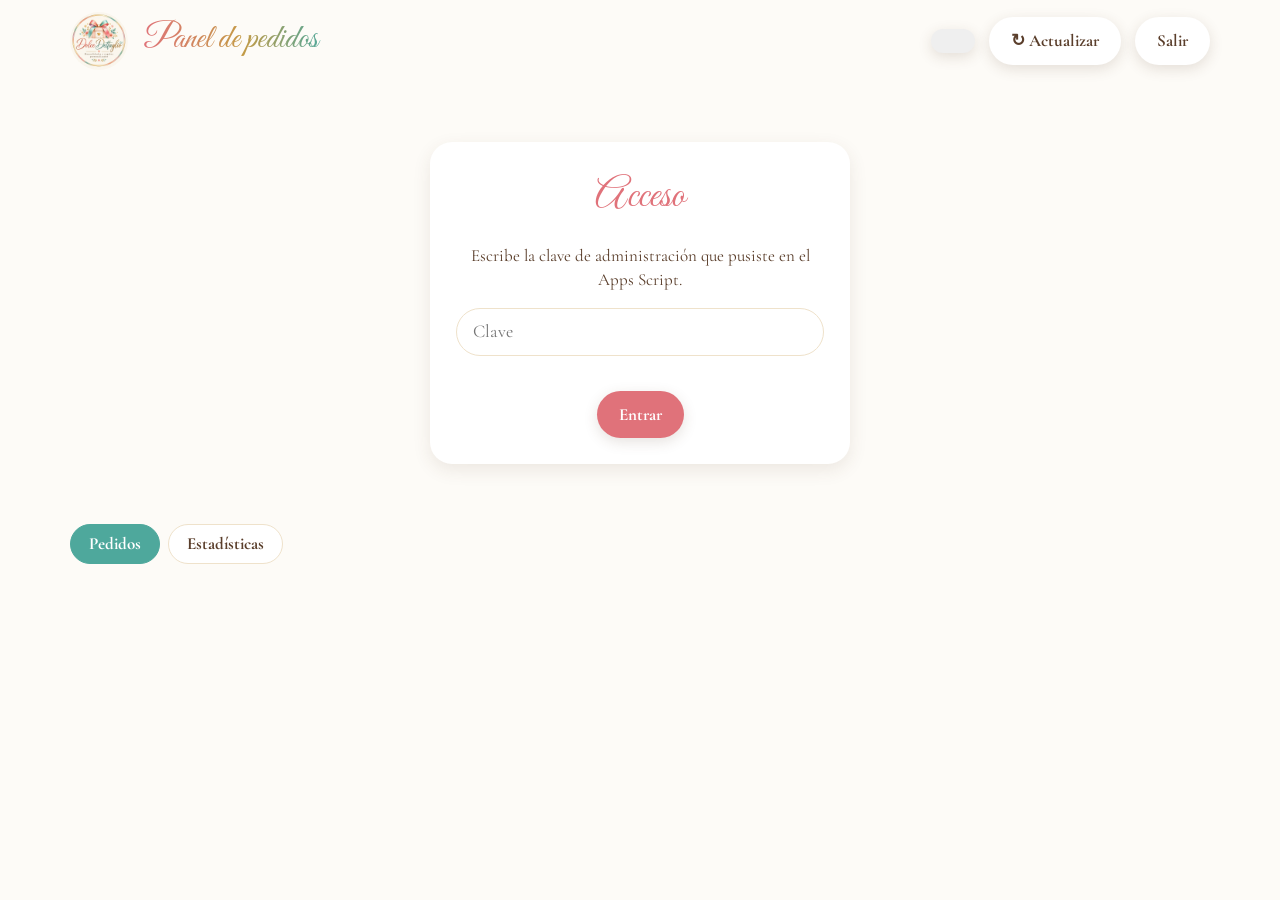
<file: admin.html>
<!DOCTYPE html>
<html lang="es">
<head>
<meta charset="utf-8">
<meta name="viewport" content="width=device-width, initial-scale=1">
<meta name="robots" content="noindex, nofollow">
<title>Panel de pedidos · Dolce Dettaglio</title>
<link rel="icon" href="logo.webp">
<link rel="preconnect" href="https://fonts.googleapis.com">
<link rel="preconnect" href="https://fonts.gstatic.com" crossorigin>
<link href="https://fonts.googleapis.com/css2?family=Great+Vibes&family=Cormorant+Garamond:ital,wght@0,500;0,600;0,700;1,500&display=swap" rel="stylesheet">
<link rel="stylesheet" href="styles.css">
<style>
body{font-size:17px}
.top{display:flex;align-items:center;gap:14px;padding:12px 0;flex-wrap:wrap}
.top img{width:58px;height:58px;border-radius:50%;mix-blend-mode:multiply}
.top .script{font-size:34px}
.top .sp{flex:1}
.login{max-width:420px;margin:60px auto;background:#fff;border-radius:22px;padding:26px;box-shadow:0 6px 18px rgba(90,62,43,.1);text-align:center}
.kpis{display:grid;grid-template-columns:repeat(auto-fit,minmax(150px,1fr));gap:12px;margin:6px 0 16px}
.kpi{background:#fff;border-radius:16px;padding:12px 14px;box-shadow:0 3px 10px rgba(90,62,43,.08);border-left:6px solid var(--teal);cursor:pointer;text-align:left}
.kpi b{display:block;font-size:30px;line-height:1}.kpi span{font-size:15px}
.kpi[aria-pressed=true]{outline:2px solid var(--ink)}
.k1{border-color:var(--gold)}.k2{border-color:var(--coral)}.k3{border-color:var(--teal)}.k4{border-color:var(--lilac)}.k5{border-color:#b9a99a}
.bar{display:flex;gap:10px;flex-wrap:wrap;margin-bottom:12px}
.tbl{width:100%;border-collapse:separate;border-spacing:0 8px}
.tbl th{text-align:left;font-size:14px;letter-spacing:.08em;text-transform:uppercase;padding:0 12px}
.tbl td{background:#fff;padding:10px 12px;vertical-align:middle}
.tbl tr td:first-child{border-radius:14px 0 0 14px}.tbl tr td:last-child{border-radius:0 14px 14px 0}
.tbl tbody tr{cursor:pointer;box-shadow:0 2px 8px rgba(90,62,43,.07)}
.tbl tbody tr:hover td{background:#fffaf2}
.pill2{display:inline-block;border-radius:99px;padding:2px 10px;font-size:14px;font-weight:700;color:#fff;white-space:nowrap}
.q-Pendiente{background:var(--gold)}.q-Enviado{background:var(--lilac)}.q-Aceptado{background:var(--teal)}.q-Rechazado{background:#b9a99a}
.s{background:#efe6d8;color:var(--ink)}
.oid{font-family:Georgia,serif;font-weight:700;color:var(--coral)}
dialog#det{max-width:min(860px,96vw)}
.dgrid{display:grid;grid-template-columns:1fr 1fr;gap:18px}
@media(max-width:760px){.dgrid{grid-template-columns:1fr}.hide-m{display:none}}
.box{background:#fff;border-radius:16px;padding:14px 16px}
.box h4{margin:0 0 8px;color:var(--teal);font-size:19px}
.it{padding:6px 0;border-bottom:1px dashed var(--line);font-size:16px}
.it:last-child{border-bottom:none}
.money{display:grid;grid-template-columns:1fr 1fr 1fr;gap:8px}
.money input{text-align:right}
.totline{display:flex;justify-content:space-between;font-size:22px;font-weight:700;margin-top:10px;border-top:2px solid var(--goldL);padding-top:8px}
.hist{white-space:pre-line;font-size:14px;font-style:italic;max-height:140px;overflow:auto}
.copyl{font-size:14px;word-break:break-all;background:var(--cream);border-radius:10px;padding:6px 8px;margin-top:6px}
.empty{padding:40px;text-align:center;font-style:italic}
#mMsg{width:100%;font:inherit;font-size:16px;padding:8px 12px;border-radius:12px;border:1.5px solid var(--line);background:#fff;color:var(--ink);resize:vertical}
.tpls{display:flex;flex-wrap:wrap;gap:6px;align-items:center;margin-top:6px;font-size:14px}.tpls span{font-weight:700}.tpls button{border:1.5px solid var(--line);background:var(--cream);border-radius:99px;padding:3px 10px;font-size:14px}
.errbox{position:fixed;left:50%;bottom:20px;transform:translateX(-50%);z-index:9999;background:#fff;border:2px solid #c0392b;border-radius:16px;padding:14px 18px;max-width:min(560px,92vw);box-shadow:0 10px 30px rgba(0,0,0,.25);font-size:16px}.errbox b{color:#c0392b}.errbox .btn{margin-top:8px}
.noticebox{background:#fff;border-radius:16px;padding:12px 16px;margin:4px 0 12px;box-shadow:0 3px 10px rgba(90,62,43,.08)}.noticebox label{display:block;font-size:15px;margin-bottom:6px}.noticebox .search{flex:1;min-width:240px}
.shopsw{color:#fff}.shopsw.on{background:var(--teal)}.shopsw.off{background:#9b8b7c}
.need.soon{color:#b7791f;font-weight:700}.need.late{color:#c0392b;font-weight:700}.need small{font-size:12px}
.pay-ok{color:var(--teal);font-size:13px;font-weight:700}.pay-no{color:#c0392b;font-size:13px;font-weight:700}
.qcalc{font-size:14px;margin-top:8px;line-height:1.35}.qcalc .warn{color:#c0392b;font-weight:700;margin-top:4px}
.tabs{display:flex;gap:8px;margin:4px 0 14px}
.tabs button{border:1.5px solid var(--line);background:#fff;border-radius:999px;padding:7px 18px;font-weight:700;font-size:17px}
.tabs button[aria-pressed=true]{background:var(--teal);border-color:var(--teal);color:#fff}
.sgrid{display:grid;grid-template-columns:repeat(auto-fit,minmax(320px,1fr));gap:14px;margin-top:14px}
.card2{background:#fff;border-radius:18px;padding:16px 18px;box-shadow:0 3px 10px rgba(90,62,43,.08)}
.card2 h4{margin:0 0 10px;color:var(--teal);font-size:20px}
.days{display:flex;align-items:flex-end;gap:3px;height:150px;padding-top:6px}
.days div{flex:1;background:linear-gradient(180deg,var(--coral),#eea3a0);border-radius:5px 5px 0 0;position:relative;min-height:2px}
.days div span{position:absolute;bottom:100%;left:50%;transform:translateX(-50%);font-size:11px;font-weight:700}
.dlab{display:flex;justify-content:space-between;font-size:13px;font-style:italic;margin-top:4px}
.hb{display:grid;grid-template-columns:44px 1fr 46px;gap:10px;align-items:center;margin:7px 0;font-size:15px}
.hb img{width:44px;height:44px;object-fit:contain;border-radius:8px;background:var(--cream)}
.hb .tr{background:#f4ece0;border-radius:99px;height:10px;overflow:hidden;margin-top:3px}
.hb .tr i{display:block;height:100%;background:var(--teal);border-radius:99px}
.hb b{font-family:Georgia,serif;color:var(--coral);font-size:13px}
.hb .n{text-align:right;font-weight:700;font-size:18px}
.src{display:grid;grid-template-columns:110px 1fr 40px;gap:10px;align-items:center;margin:7px 0;font-size:16px;text-transform:capitalize}
.src .tr{background:#f4ece0;border-radius:99px;height:12px;overflow:hidden}.src .tr i{display:block;height:100%;background:var(--gold)}
.tip{font-size:14px;font-style:italic;margin-top:8px}

</style>
</head>
<body>
<div class="wrap">
  <div class="top"><img src="logo.webp" alt=""><span class="script grad">Panel de pedidos</span><span class="sp"></span>
    <button class="btn shopsw" id="shopSw" hidden></button><button class="btn light" id="reload" hidden>↻ Actualizar</button><button class="btn light" id="logout" hidden>Salir</button></div>

  <div id="login" class="login" hidden>
    <h2 class="script" style="font-size:42px;margin:0;color:var(--coral)">Acceso</h2>
    <p>Escribe la clave de administración que pusiste en el Apps Script.</p>
    <form id="lf"><input id="key" type="password" class="search" style="width:100%" placeholder="Clave" autocomplete="current-password">
    <div class="err" id="lerr"></div><button class="btn coral" style="margin-top:10px">Entrar</button></form>
  </div>

  <div class="noticebox" id="noticeBox" hidden><label for="noticeIn"><b>Aviso en la web</b> (por ejemplo, la fecha límite). Déjalo vacío para quitarlo.</label>
    <div style="display:flex;gap:8px;flex-wrap:wrap"><input id="noticeIn" class="search" maxlength="200" placeholder="Pide antes del 10 de diciembre para tenerlo en Navidad"><button class="btn teal" id="saveNotice" type="button">Guardar aviso</button></div></div>
  <div class="tabs" id="tabs" hidden><button id="tabO" aria-pressed="true">Pedidos</button><button id="tabS" aria-pressed="false">Estadísticas</button></div>
  <div id="stats" hidden>
    <div class="bar"><select id="per" class="search" style="max-width:220px;flex:none"><option value="7">Últimos 7 días</option><option value="30" selected>Últimos 30 días</option><option value="90">Últimos 90 días</option><option value="365">Último año</option></select></div>
    <div id="sbody"><p class="empty">Cargando estadísticas…</p></div>
  </div>
  <div id="main" hidden>
    <div class="kpis" id="kpis"></div>
    <div class="bar"><input class="search" id="q" type="search" placeholder="Buscar por código, nombre, email o producto…"></div>
    <table class="tbl"><thead><tr><th>Pedido</th><th>Cliente</th><th class="hide-m">Entrega</th><th class="hide-m">Uds.</th><th>Para</th><th>Total</th><th>Presupuesto</th><th>Estado</th></tr></thead><tbody id="rows"></tbody></table>
    <div id="none" class="empty" hidden>No hay pedidos en esta vista.</div>
  </div>
</div>

<dialog id="det">
  <button class="x" type="button" data-close>×</button>
  <div class="dbody" id="detBody"></div>
</dialog>
<div class="toast" id="toast"></div>

<script src="config.js"></script>
<script src="api.js"></script>
<script src="prices.js"></script>
<script>
const esc = ddEsc;
let KEY = ''; try { KEY = localStorage.getItem('dd_admin') || ''; } catch (e) {}
let ORDERS = [], STATUSES = [], QSTATUSES = [], PSTATUSES = ['Pendiente', 'Pagado (Bizum)', 'Pagado (efectivo)', 'Pagará en efectivo al recoger'], filter = 'activos';
const $ = id => document.getElementById(id);
function alertBox(t){ let b = $('errBox'); if (!b) { b = document.createElement('div'); b.id = 'errBox'; b.className = 'errbox'; } ($('det').open ? $('det') : document.body).appendChild(b); b.innerHTML = '<b>No se ha podido completar</b><br>' + esc(t) + '<br><button class="btn light" type="button">Entendido</button>'; b.hidden = false; b.querySelector('button').onclick = () => b.hidden = true; }
function toast(t){ const e = $('toast'); e.textContent = t; e.classList.add('on'); setTimeout(() => e.classList.remove('on'), 2400); }

const FILTERS = [
  ['pendientes', 'Presupuesto por hacer', o => o.quoteStatus === 'Pendiente' && o.status !== 'Cancelado', 'k1'],
  ['esperando', 'Esperando respuesta', o => o.quoteStatus === 'Enviado', 'k4'],
  ['activos', 'En curso', o => o.quoteStatus === 'Aceptado' && !['Recibido', 'Recogido', 'Cancelado'].includes(o.status), 'k2'],
  ['pago', 'Pendientes de pago', o => o.quoteStatus === 'Aceptado' && !/^Pagado/.test(o.payment || '') && o.status !== 'Cancelado', 'k1'],
  ['cerrados', 'Entregados', o => ['Recibido', 'Recogido'].includes(o.status), 'k3'],
  ['todos', 'Todos', o => true, 'k5']
];

async function load(){
  try {
    const r = await ddApi('adminList', { key: KEY });
    SHOP_OPEN = r.open !== false; drawSw(); $('noticeBox').hidden = false; if (document.activeElement !== $('noticeIn')) $('noticeIn').value = r.notice || ''; if (r.prices) window.DD_PRICES = r.prices; ORDERS = r.orders; STATUSES = r.statuses; QSTATUSES = r.quoteStatuses; if (r.paymentStatuses) PSTATUSES = r.paymentStatuses;
    try { localStorage.setItem('dd_admin', KEY); } catch (e) {}
    $('login').hidden = true; $('tabs').hidden = false; $('shopSw').hidden = false; if ($('stats').hidden) $('main').hidden = false; $('reload').hidden = false; $('logout').hidden = false;
    if (!ORDERS.some(FILTERS.find(f => f[0] === filter)[2])) filter = ORDERS.some(FILTERS[0][2]) ? 'pendientes' : 'todos';
    draw();
  } catch (e) {
    $('main').hidden = true; $('login').hidden = false; $('lerr').textContent = KEY ? e.message : '';
  }
}
function draw(){
  $('kpis').innerHTML = FILTERS.map(([k, label, fn, cls]) => `<button class="kpi ${cls}" aria-pressed="${k === filter}" data-f="${k}"><b>${ORDERS.filter(fn).length}</b><span>${label}</span></button>`).join('');
  $('kpis').querySelectorAll('[data-f]').forEach(b => b.onclick = () => { filter = b.dataset.f; draw(); });
  const fn = FILTERS.find(f => f[0] === filter)[2];
  const term = $('q').value.trim().toLowerCase();
  const list = ORDERS.filter(fn).filter(o => !term || JSON.stringify([o.id, o.name, o.email, o.phone, o.items]).toLowerCase().includes(term));
  if (filter !== 'todos' && filter !== 'cerrados') list.sort((a, b) => (a.needBy || '9999') < (b.needBy || '9999') ? -1 : (a.needBy || '9999') > (b.needBy || '9999') ? 1 : 0);
  $('rows').innerHTML = list.map(o => `<tr data-id="${esc(o.id)}">
    <td><span class="oid">${esc(o.id)}</span><br><span style="font-size:14px">${new Date(o.date).toLocaleDateString('es-ES')}</span></td>
    <td>${esc(o.name)}<br><span style="font-size:14px">${esc(o.email)}</span></td>
    <td class="hide-m">${/Env/.test(o.delivery) ? 'Envío' : 'Recogida'}</td>
    <td class="hide-m">${o.units}</td>
    <td>${needCell(o)}</td>
    <td><b>${o.total === '' ? '—' : ddMoney(o.total)}</b>${o.quoteStatus === 'Aceptado' ? `<br><span class="pay-${/^Pagado/.test(o.payment || '') ? 'ok' : 'no'}">${esc(o.payment || 'Pendiente')}</span>` : ''}</td>
    <td><span class="pill2 q-${esc(o.quoteStatus)}">${esc(o.quoteStatus)}</span></td>
    <td><span class="pill2 s">${esc(o.status)}</span></td></tr>`).join('');
  $('none').hidden = list.length > 0;
  $('rows').querySelectorAll('tr').forEach(tr => tr.onclick = () => openDet(tr.dataset.id));
}
function needCell(o){
  if (!o.needBy) return '<span style="color:#b9a99a">—</span>';
  const d = new Date(o.needBy + 'T12:00:00'), days = Math.ceil((d - new Date()) / 864e5);
  const done = ['Enviado', 'Recibido', 'Entregado en el local', 'Recogido', 'Cancelado'].includes(o.status);
  const cls = done ? '' : days < 0 ? 'late' : days <= 3 ? 'soon' : '';
  return `<span class="need ${cls}">${d.toLocaleDateString('es-ES', { day: 'numeric', month: 'short' })}${!done && days <= 3 ? '<br><small>' + (days < 0 ? 'pasada' : days === 0 ? 'hoy' : 'en ' + days + ' d') + '</small>' : ''}</span>`;
}
function openDet(id){
  const o = ORDERS.find(x => x.id === id); if (!o) return;
  const envio = /Env/.test(o.delivery);
  $('detBody').innerHTML = `
    <h3 style="margin:0">Pedido <span class="oid">${esc(o.id)}</span> · <span class="pill2 q-${esc(o.quoteStatus)}">Presupuesto: ${esc(o.quoteStatus)}</span></h3>
    <div style="margin:4px 0 14px;font-size:16px">${esc(o.name)} · <a href="mailto:${esc(o.email)}">${esc(o.email)}</a>${o.phone ? ' · <a href="tel:' + esc(o.phone) + '">' + esc(o.phone) + '</a>' : ''}</div>
    <div class="dgrid">
      <div>
        <div class="box"><h4>Productos (${o.units} uds.)</h4>
          ${(o.items || []).map(it => `<div class="it"><b>${it.qty} ×</b> <span class="oid">${esc(it.code)}</span> ${esc(it.name)}<br><span style="font-size:15px">${esc(it.size)}${it.names ? ' · <b>Nombres:</b> ' + esc(it.names) : ''}${it.font ? ' · Letra ' + esc(it.font) : ''}${it.finish === 'Pintado' ? ' · <b>Pintado</b>' + (it.colors ? ': ' + esc(it.colors) : '') : (it.finish ? ' · Natural (láser)' : '')}</span></div>`).join('')}
          ${o.notes ? `<p style="font-style:italic;margin:8px 0 0">“${esc(o.notes)}”</p>` : ''}
        </div>
        <div class="box" style="margin-top:12px"><h4>Entrega</h4><b>${esc(o.delivery)}</b>${o.address ? '<br>' + esc(o.address) : ''}${o.needBy ? '<br><b>Lo necesita para:</b> ' + needCell(o) : ''}</div>
        <div class="box" style="margin-top:12px"><h4>Historial</h4><div class="hist">${esc((o.history || []).join('\n'))}</div>
          <div class="copyl">Enlace del cliente: <a href="${esc(o.link)}" target="_blank" rel="noopener">${esc(o.link)}</a></div></div>
      </div>
      <div>
        <div class="box"><h4>Presupuesto</h4>
          <div class="money">
            <label class="f">Productos (€)<input id="mP" inputmode="decimal" value="${o.products === '' ? '' : o.products}"></label>
            <label class="f">Envío (€)<input id="mS" inputmode="decimal" value="${o.shipping === '' ? '' : o.shipping}" ${envio ? '' : 'placeholder="0"'}></label>
            <label class="f">Descuento (€)<input id="mD" inputmode="decimal" value="${o.discount === '' ? '' : o.discount}"></label>
          </div>
          ${envio ? '' : '<div style="font-size:14px;font-style:italic">Recogida en el local: normalmente sin envío.</div>'}
          <button class="btn light" type="button" id="autoQ" style="margin-top:8px">⚡ Calcular con las tarifas</button>
          <div class="qcalc" id="qCalc"></div>
          <div class="totline"><span>Total</span><span id="mT"></span></div>
          <label class="f">Nota para el cliente (opcional)<input id="mN" maxlength="1000" value="${esc(o.quoteNote || '')}" placeholder="Ej.: plazo de entrega, forma de pago…"></label>
          <div class="dact"><button class="btn coral" id="sendQ">${o.quoteStatus === 'Pendiente' ? 'Enviar presupuesto' : 'Reenviar presupuesto'}</button><button class="btn light" id="saveQ">Solo guardar</button></div>
          <label class="f" style="margin-top:10px">Estado del presupuesto (manual)<select id="mQ">${QSTATUSES.map(s => `<option ${s === o.quoteStatus ? 'selected' : ''}>${esc(s)}</option>`).join('')}</select></label>
        </div>
        ${o.quoteStatus === 'Aceptado' ? `<div class="box" style="margin-top:12px"><h4>Pago</h4><div style="display:flex;gap:8px;flex-wrap:wrap"><select id="mPay" class="search" style="flex:1;min-width:160px">${PSTATUSES.map(s => `<option ${s === (o.payment || 'Pendiente') ? 'selected' : ''}>${esc(s)}</option>`).join('')}</select><button class="btn teal" id="savePay">Guardar pago</button></div></div>` : ''}
        <div class="box" style="margin-top:12px"><h4>Estado del pedido</h4>
          <select id="mSt" class="search" style="width:100%">${STATUSES.map(s => `<option ${s === o.status ? 'selected' : ''}>${esc(s)}</option>`).join('')}</select>
          <label class="f" style="margin-top:10px">Mensaje para el cliente (opcional)
            <textarea id="mMsg" maxlength="2000" rows="4" placeholder="Ej.: Ya puedes recogerlo en El Gorrión de lunes a sábado de 9:00 a 20:00. Dinos el código del pedido al llegar."></textarea></label>
          <div class="tpls"><span>Plantillas:</span><button type="button" data-t="pick">Listo para recoger</button><button type="button" data-t="ship">Enviado</button><button type="button" data-t="start">En preparación</button><button type="button" data-t="pay">Recordar pago</button></div>
          <label class="chk"><input type="checkbox" id="mNotify" checked> Avisar al cliente por email del cambio de estado</label>
          <div class="dact"><button class="btn teal" id="saveSt">Actualizar estado</button><button class="btn light" id="sendMsg">Solo enviar mensaje</button></div>
          <div style="font-size:13px;font-style:italic;margin-top:4px">El mensaje se envía por email y el cliente lo ve en la página de su pedido.</div>
          <div style="font-size:14px;font-style:italic;margin-top:6px">${envio ? 'Envío: Sin iniciar → Iniciado → Terminado → Enviado → Recibido' : 'Recogida: Sin iniciar → Iniciado → Terminado → Entregado en el local → Recogido'}</div>
        </div>
      </div>
    </div>`;
  const calc = () => { const n = id => parseFloat(($(id).value || '0').replace(',', '.')) || 0; $('mT').textContent = ddMoney(n('mP') + n('mS') - n('mD')); };
  ['mP', 'mS', 'mD'].forEach(i => $(i).oninput = calc);
  const auto = () => {
    if (!window.DD_PRICES) { $('qCalc').innerHTML = '<div class="warn">No se han cargado las tarifas: actualiza el programa de Google (Code.gs).</div>'; return; }
    const q = ddQuote(o.items || []);
    $('mP').value = q.products ? String(q.products).replace('.', ',') : '';
    $('mD').value = q.discount ? String(q.discount).replace('.', ',') : '';
    $('qCalc').innerHTML = q.lines.map(l => `<div>${l.qty} × ${esc(l.code)}${l.layers === 2 ? ' (2 capas)' : l.layers === 3 ? ' (multicapa)' : ''}: ${l.unit === null ? '<b>a medida — pon tú el precio</b>' : ddMoney(l.unit) + (l.extraNames ? ' + ' + l.extraNames + ' nombre(s) extra' : '') + (l.paint ? ' + pintado ' + ddMoney(l.paint) : '') + ' = ' + ddMoney(l.subtotal) + (l.rate ? ' (−' + Math.round(l.rate * 100) + ' %)' : '')}</div>`).join('') +
      (q.custom ? '<div class="warn">Hay artículos a medida: suma su precio en «Productos».</div>' : '') + (/Env/.test(o.delivery) && !$('mS').value ? '<div class="warn">Es un envío: añade el importe del envío.</div>' : '');
    calc();
  };
  $('autoQ').onclick = auto;
  if (o.products === '' && o.quoteStatus === 'Pendiente') auto(); else calc();
  if ($('savePay')) $('savePay').onclick = () => save(o.id, { payment: $('mPay').value }, {}, 'Pago actualizado ✓');
  const money = () => ({ products: $('mP').value, shipping: $('mS').value, discount: $('mD').value, note: $('mN').value });
  $('sendQ').onclick = () => save(o.id, money(), { sendQuote: true }, 'Presupuesto enviado al cliente ✓');
  $('saveQ').onclick = () => save(o.id, Object.assign(money(), { quoteStatus: $('mQ').value }), {}, 'Guardado ✓');
  const hasGaps = () => /\[[^\]]+\]/.test($('mMsg').value) && (alertBox('Completa en el mensaje los huecos entre corchetes, por ejemplo [días y horas], antes de enviarlo.'), true);
  $('saveSt').onclick = () => hasGaps() || save(o.id, { status: $('mSt').value }, { notify: $('mNotify').checked, message: $('mMsg').value }, $('mMsg').value.trim() ? 'Estado actualizado y mensaje enviado ✓' : 'Estado actualizado ✓');
  $('sendMsg').onclick = () => { if (!$('mMsg').value.trim()) return alertBox('Escribe el mensaje antes de enviarlo.'); if (hasGaps()) return; save(o.id, {}, { message: $('mMsg').value }, 'Mensaje enviado al cliente ✓'); };
  const TPL = {
    pick: { st: 'Entregado en el local', t: `¡Tu pedido ya está listo! 🎄\nPuedes recogerlo en El Gorrión (Plaza de las Vacas, 8 · 05003 Ávila).\nHorario de recogida: [días y horas].\nAl llegar, indica el código ${o.id}.${o.payment && /^Pagado/.test(o.payment) ? '' : '\nSi no lo has pagado aún, puedes hacerlo en efectivo al recogerlo o por Bizum.'}` },
    ship: { st: 'Enviado', t: `¡Tu pedido ya va de camino! 📦\nLo hemos enviado a: ${o.address || '[dirección]'}.\nNúmero de seguimiento: [número] ([empresa de transporte]).\nPlazo estimado de entrega: [días].` },
    start: { st: 'Iniciado', t: `¡Ya estamos preparando tu pedido! ✂️\nTe avisaremos en cuanto esté terminado.` },
    pay: { st: '', t: `Te recordamos que tu pedido ${o.id} está pendiente de pago (${ddMoney(o.total)}).\nPuedes pagarlo por Bizum indicando el código del pedido, o en efectivo al recogerlo en El Gorrión.` }
  };
  $('detBody').querySelectorAll('.tpls button').forEach(b => b.onclick = () => { const x = TPL[b.dataset.t]; $('mMsg').value = x.t; if (x.st && STATUSES.includes(x.st)) $('mSt').value = x.st; $('mMsg').focus(); });
  $('det').showModal();
}
async function save(id, fields, extra, okMsg){
  const btns = $('detBody').querySelectorAll('.btn'); btns.forEach(b => b.disabled = true);
  try {
    const r = await ddApi('adminUpdate', Object.assign({ key: KEY, id, fields }, extra));
    const i = ORDERS.findIndex(x => x.id === id); ORDERS[i] = r.order;
    draw(); openDet(id);
    if (r.mailError) alertBox('Se guardó, pero el email no se pudo enviar: ' + r.mailError + '. Revisa los permisos del Apps Script (ejecuta setupReminders) y la cuota de emails.');
    else toast(okMsg);
  } catch (e) { alertBox(e.message); btns.forEach(b => b.disabled = false); }
}
document.querySelectorAll('[data-close]').forEach(b => b.onclick = () => b.closest('dialog').close());
$('lf').onsubmit = e => { e.preventDefault(); KEY = $('key').value.trim(); $('lerr').textContent = 'Comprobando…'; load(); };
$('logout').onclick = () => { KEY = ''; try { localStorage.removeItem('dd_admin'); } catch (e) {} location.reload(); };
$('reload').onclick = () => load().then(() => toast('Actualizado'));
$('q').oninput = draw;
$('saveNotice').onclick = async () => { $('saveNotice').disabled = true; try { const r = await ddApi('adminSetNotice', { key: KEY, notice: $('noticeIn').value }); $('noticeIn').value = r.notice; toast(r.notice ? 'Aviso publicado en la web ✓' : 'Aviso quitado ✓'); } catch (e) { toast(e.message); } $('saveNotice').disabled = false; };
let SHOP_OPEN = true, swArmed = false;
function drawSw(){ const b = $('shopSw'); b.className = 'btn shopsw ' + (SHOP_OPEN ? 'on' : 'off'); b.innerHTML = SHOP_OPEN ? '● Pedidos abiertos' : '● Pedidos cerrados'; b.title = SHOP_OPEN ? 'Pulsa para cerrar los pedidos' : 'Pulsa para abrir los pedidos'; }
$('shopSw').onclick = async () => {
  if (!swArmed) { swArmed = true; $('shopSw').innerHTML = SHOP_OPEN ? '¿Cerrar pedidos? Pulsa otra vez' : '¿Abrir pedidos? Pulsa otra vez'; setTimeout(() => { if (swArmed) { swArmed = false; drawSw(); } }, 4000); return; }
  swArmed = false; $('shopSw').disabled = true;
  try { const r = await ddApi('adminSetOpen', { key: KEY, open: !SHOP_OPEN }); SHOP_OPEN = r.open; toast(SHOP_OPEN ? 'Tienda abierta: ya se pueden hacer pedidos' : 'Pedidos cerrados: el catálogo sigue visible'); }
  catch (e) { toast(e.message); }
  $('shopSw').disabled = false; drawSw();
};

/* estadísticas */
let imgsLoaded = false;
function loadImgs(){ return new Promise(res => { if (imgsLoaded) return res(); const s = document.createElement('script'); s.src = 'images.js'; s.onload = () => { imgsLoaded = true; res(); }; s.onerror = () => res(); document.body.appendChild(s); }); }
function thumb(code){ if (/^F\d\d$/.test(code)) return 'fav/' + code + '.webp'; return (window.IMG || {})[String(code).replace('#', '')] || 'logo.webp'; }
function showTab(which){
  $('tabO').setAttribute('aria-pressed', which === 'o'); $('tabS').setAttribute('aria-pressed', which === 's');
  $('main').hidden = which !== 'o'; $('stats').hidden = which !== 's';
  if (which === 's') loadStats();
}
async function loadStats(){
  $('sbody').innerHTML = '<p class="empty">Cargando estadísticas…</p>';
  try {
    const [r] = await Promise.all([ddApi('adminStats', { key: KEY, days: $('per').value }), loadImgs()]);
    drawStats(r.stats);
  } catch (e) { $('sbody').innerHTML = `<p class="empty">${esc(e.message)}</p>`; }
}
function list(arr, empty){
  if (!arr.length) return `<p class="tip">${empty}</p>`;
  const max = arr[0].n || 1;
  return arr.slice(0, 10).map(x => `<div class="hb"><img src="${thumb(x.code)}" alt=""><div><b>${esc(x.code)}</b> ${esc(x.name)}<div class="tr"><i style="width:${Math.round(x.n / max * 100)}%"></i></div></div><div class="n">${x.n}</div></div>`).join('');
}
function drawStats(s){
  const n = Math.min(s.days, 30);
  const days = []; for (let i = n - 1; i >= 0; i--) { const d = new Date(Date.now() - i * 864e5); days.push(d.toLocaleDateString('sv-SE', { timeZone: 'Europe/Madrid' })); }
  const vals = days.map(d => s.perDay[d] || 0); const mx = Math.max(1, ...vals);
  const srcs = Object.entries(s.sources).sort((a, b) => b[1] - a[1]); const smx = srcs.length ? srcs[0][1] : 1;
  const conv = s.visitors ? (s.orders / s.visitors * 100) : 0;
  $('sbody').innerHTML = `
    <div class="kpis">
      <div class="kpi k3"><b>${s.visits}</b><span>Visitas</span></div>
      <div class="kpi k4"><b>${s.visitors}</b><span>Visitantes distintos</span></div>
      <div class="kpi k1"><b>${s.today}</b><span>Visitas hoy</span></div>
      <div class="kpi k2"><b>${s.orders}</b><span>Pedidos</span></div>
      <div class="kpi k5"><b>${conv.toFixed(1).replace('.', ',')} %</b><span>Visitantes que piden</span></div>
    </div>
    <div class="sgrid">
      <div class="card2" style="grid-column:1/-1"><h4>Visitas por día${s.days > 30 ? ' (últimos 30)' : ''}</h4>
        <div class="days">${vals.map((v, i) => `<div style="height:${Math.round(v / mx * 100)}%" title="${days[i]}: ${v}">${v ? '<span>' + v + '</span>' : ''}</div>`).join('')}</div>
        <div class="dlab"><span>${new Date(days[0]).toLocaleDateString('es-ES', { day: 'numeric', month: 'short' })}</span><span>hoy</span></div></div>
      <div class="card2"><h4>Más vistos</h4>${list(s.viewed, 'Aún no hay productos vistos.')}</div>
      <div class="card2"><h4>Más añadidos a «Mi pedido»</h4>${list(s.added, 'Aún nadie ha añadido productos.')}</div>
      <div class="card2"><h4>Más pedidos (unidades)</h4>${list(s.ordered, 'Aún no hay pedidos en este periodo.')}</div>
      <div class="card2"><h4>De dónde llegan</h4>${srcs.length ? srcs.map(([k, v]) => `<div class="src"><span>${esc(k)}</span><div class="tr"><i style="width:${Math.round(v / smx * 100)}%"></i></div><b>${v}</b></div>`).join('') : '<p class="tip">Aún no hay visitas.</p>'}
        <p class="tip">Consejo: en el sticker de Instagram usa tu dirección terminada en <b>?src=instagram</b> (y <b>?src=whatsapp</b> al compartir por WhatsApp) para que el origen se cuente bien.</p></div>
    </div>`;
}
$('tabO').onclick = () => showTab('o'); $('tabS').onclick = () => showTab('s'); $('per').onchange = loadStats;

if (!ddReady()) { $('login').hidden = false; $('lerr').textContent = 'Falta pegar la URL del Apps Script en config.js.'; }
else if (KEY) load(); else $('login').hidden = false;
</script>
</body>
</html>
</file>
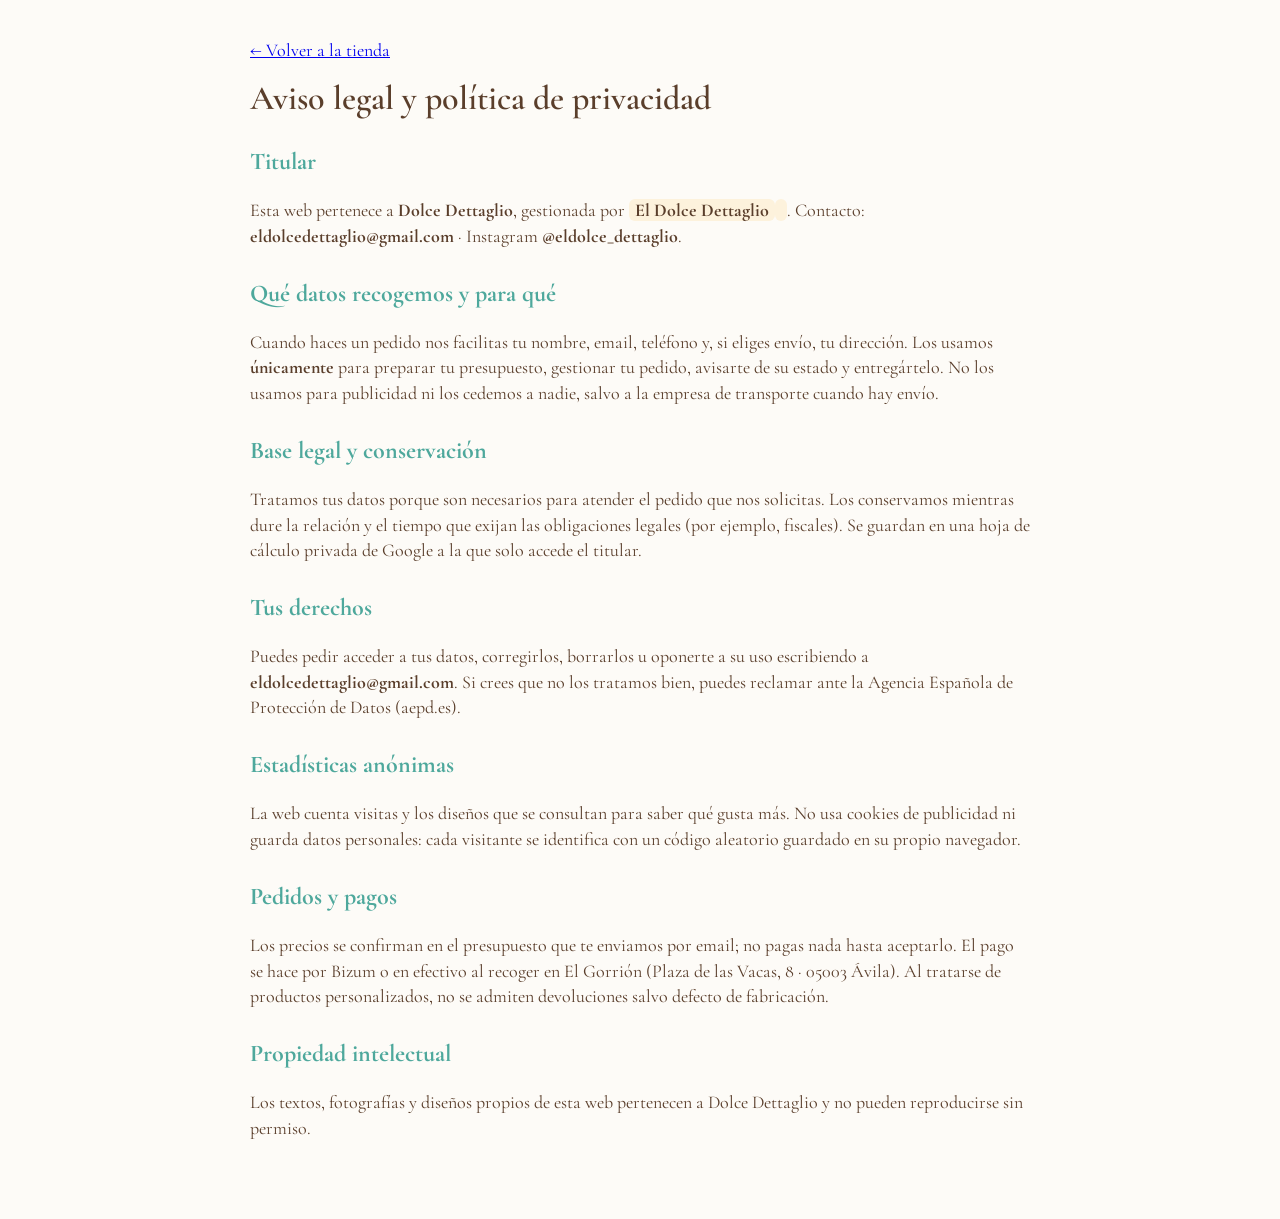
<file: aviso-legal.html>
<!DOCTYPE html>
<html lang="es"><head><meta charset="utf-8"><meta name="viewport" content="width=device-width, initial-scale=1">
<title>Aviso legal y privacidad · Dolce Dettaglio</title><link rel="icon" href="logo.webp">
<link href="https://fonts.googleapis.com/css2?family=Great+Vibes&family=Cormorant+Garamond:ital,wght@0,500;0,600;0,700;1,500&display=swap" rel="stylesheet">
<link rel="stylesheet" href="styles.css">
<style>.legal{max-width:820px;margin:0 auto;padding:20px 20px 60px}.legal h1{font-size:34px}.legal h2{font-size:24px;color:var(--teal);margin-top:28px}.legal p,.legal li{font-size:18px}.fill{background:#fdf2dc;border-radius:6px;padding:0 6px;font-weight:700}</style>
</head><body><div class="legal">
<p><a href="index.html">← Volver a la tienda</a></p>
<h1>Aviso legal y política de privacidad</h1>
<h2>Titular</h2>
<p>Esta web pertenece a <b>Dolce Dettaglio</b>, gestionada por <span class="fill">El Dolce Dettaglio</span><span class="fill"></span>. Contacto: <b>eldolcedettaglio@gmail.com</b> · Instagram <b>@eldolce_dettaglio</b>.</p>
<h2>Qué datos recogemos y para qué</h2>
<p>Cuando haces un pedido nos facilitas tu nombre, email, teléfono y, si eliges envío, tu dirección. Los usamos <b>únicamente</b> para preparar tu presupuesto, gestionar tu pedido, avisarte de su estado y entregártelo. No los usamos para publicidad ni los cedemos a nadie, salvo a la empresa de transporte cuando hay envío.</p>
<h2>Base legal y conservación</h2>
<p>Tratamos tus datos porque son necesarios para atender el pedido que nos solicitas. Los conservamos mientras dure la relación y el tiempo que exijan las obligaciones legales (por ejemplo, fiscales). Se guardan en una hoja de cálculo privada de Google a la que solo accede el titular.</p>
<h2>Tus derechos</h2>
<p>Puedes pedir acceder a tus datos, corregirlos, borrarlos u oponerte a su uso escribiendo a <b>eldolcedettaglio@gmail.com</b>. Si crees que no los tratamos bien, puedes reclamar ante la Agencia Española de Protección de Datos (aepd.es).</p>
<h2>Estadísticas anónimas</h2>
<p>La web cuenta visitas y los diseños que se consultan para saber qué gusta más. No usa cookies de publicidad ni guarda datos personales: cada visitante se identifica con un código aleatorio guardado en su propio navegador.</p>
<h2>Pedidos y pagos</h2>
<p>Los precios se confirman en el presupuesto que te enviamos por email; no pagas nada hasta aceptarlo. El pago se hace por Bizum o en efectivo al recoger en El Gorrión (Plaza de las Vacas, 8 · 05003 Ávila). Al tratarse de productos personalizados, no se admiten devoluciones salvo defecto de fabricación.</p>
<h2>Propiedad intelectual</h2>
<p>Los textos, fotografías y diseños propios de esta web pertenecen a Dolce Dettaglio y no pueden reproducirse sin permiso.</p>
</div></body></html>
</file>
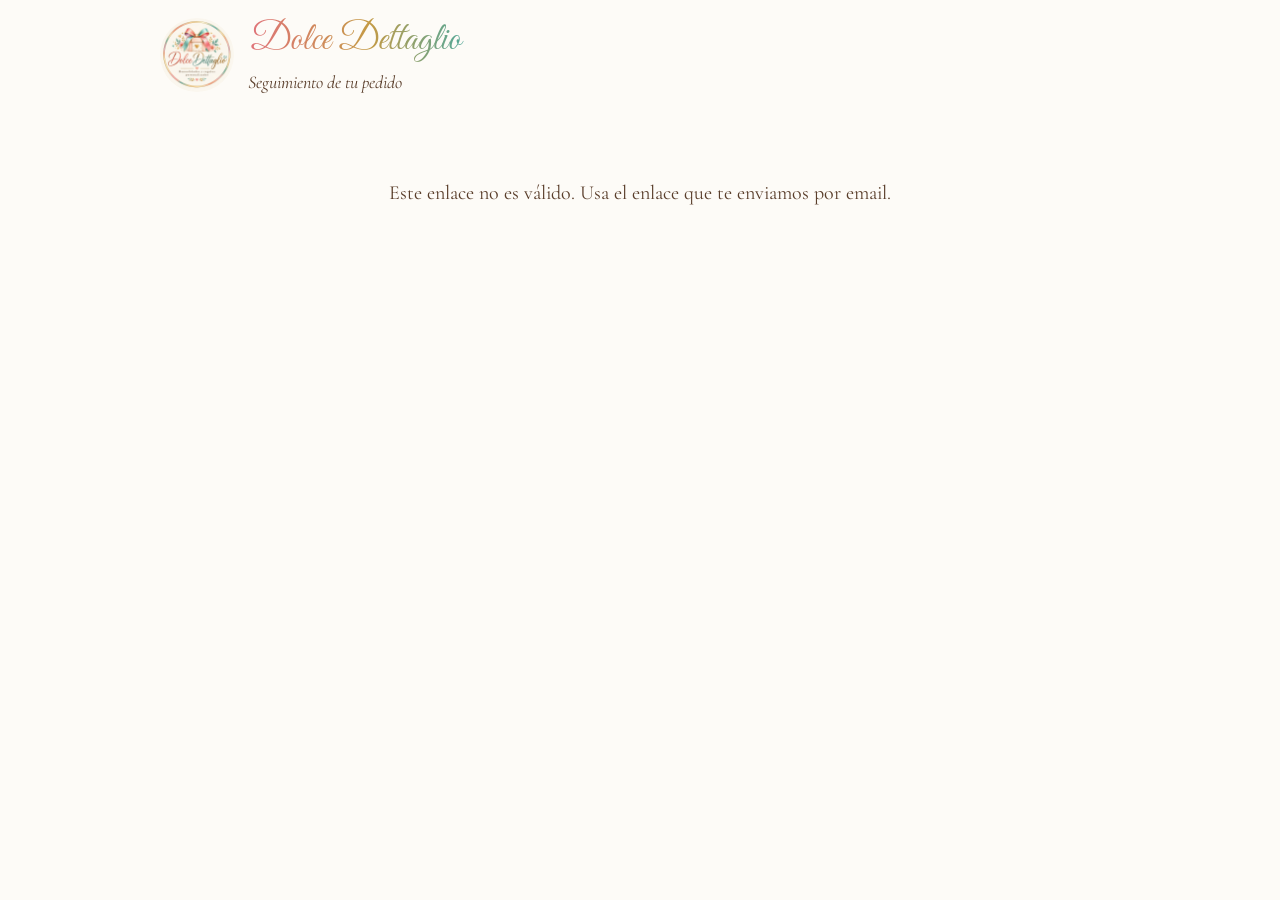
<file: pedido.html>
<!DOCTYPE html>
<html lang="es">
<head>
<meta charset="utf-8">
<meta name="viewport" content="width=device-width, initial-scale=1">
<meta name="robots" content="noindex">
<title>Mi pedido · Dolce Dettaglio</title>
<link rel="icon" href="logo.webp">
<link rel="preconnect" href="https://fonts.googleapis.com">
<link rel="preconnect" href="https://fonts.gstatic.com" crossorigin>
<link href="https://fonts.googleapis.com/css2?family=Great+Vibes&family=Cormorant+Garamond:ital,wght@0,500;0,600;0,700;1,500&display=swap" rel="stylesheet">
<link rel="stylesheet" href="styles.css">
<style>
.top{display:flex;align-items:center;gap:14px;padding:14px 0}
.top img{width:74px;height:74px;border-radius:50%;mix-blend-mode:multiply}
.top a{text-decoration:none;color:inherit}
.top .script{font-size:38px}
.panel{background:#fff;border-radius:22px;padding:22px;box-shadow:0 6px 18px rgba(90,62,43,.1);margin-bottom:18px}
.panel h2{margin:0 0 10px;font-size:24px}
.oid{display:inline-block;font-family:Georgia,serif;font-weight:700;color:#fff;background:var(--coral);border-radius:99px;padding:3px 14px}
.item{display:grid;grid-template-columns:64px 1fr auto;gap:12px;align-items:center;padding:10px 0;border-bottom:1px dashed var(--line)}
.item:last-child{border-bottom:none}
.item img{width:64px;height:64px;object-fit:contain;border-radius:10px;background:#fff}
.item b{color:var(--coral);font-family:Georgia,serif;font-size:14px}
.item .q{font-weight:700;font-size:18px}
.qt{width:100%;border-collapse:collapse;font-size:19px}
.qt td{padding:6px 0}.qt td:last-child{text-align:right}
.qt tr.tot td{border-top:2px solid var(--goldL);font-weight:700;font-size:23px;padding-top:10px}
.banner{border-radius:16px;padding:14px 18px;font-weight:600;margin-bottom:14px}
.banner.wait{background:#fdf2dc}.banner.ok{background:#dcefe9}.banner.no{background:#fbe1de}
.tl{list-style:none;margin:0;padding:0}
.tl li{position:relative;padding:0 0 18px 38px;color:#a99886}
.tl li::before{content:"";position:absolute;left:9px;top:4px;width:16px;height:16px;border-radius:50%;background:#e9dfcf;border:3px solid var(--cream);box-shadow:0 0 0 2px #e9dfcf}
.tl li::after{content:"";position:absolute;left:18px;top:24px;bottom:0;width:2px;background:#e9dfcf}
.tl li:last-child::after{display:none}
.tl li.done{color:var(--ink)}
.tl li.done::before{background:var(--teal);box-shadow:0 0 0 2px var(--teal)}
.tl li.done::after{background:var(--teal)}
.tl li.now{color:var(--ink);font-weight:700}
.tl li.now::before{background:var(--coral);box-shadow:0 0 0 2px var(--coral),0 0 0 7px var(--coralL)}
.hist{font-size:15px;font-style:italic;white-space:pre-line;margin-top:6px}
.msg{text-align:center;padding:50px 10px;font-size:20px}
.msgs{margin-top:14px}.msgs h3{font-size:19px;margin:0 0 8px;color:var(--teal)}.msgs .msg{text-align:left;padding:10px 14px;font-size:16px;background:#fdf2dc;border-radius:12px;margin-bottom:8px}.msgs .msg small{display:block;font-size:12px;font-style:italic;opacity:.75}
.pay{margin-top:12px;background:#fdf2dc;border-radius:14px;padding:12px 14px;font-size:17px}.pay.paid{background:#dcefe9}
.cols{display:grid;grid-template-columns:1.2fr 1fr;gap:18px}
@media(max-width:800px){.cols{grid-template-columns:1fr}}
</style>
</head>
<body>
<div class="wrap" style="max-width:1000px">
  <div class="top"><a href="index.html"><img src="logo.webp" alt="Dolce Dettaglio"></a><div><a href="index.html"><span class="script grad">Dolce Dettaglio</span></a><div style="font-style:italic">Seguimiento de tu pedido</div></div></div>
  <div id="app"><p class="msg">Cargando tu pedido…</p></div>
</div>
<div class="toast" id="toast"></div>
<script src="config.js"></script>
<script src="api.js"></script>
<script src="images.js"></script>
<script>
const P = new URLSearchParams(location.search);
const id = P.get('id'), token = P.get('t');
const app = document.getElementById('app');
const esc = ddEsc;
function imgFor(code){
  if (/^F\d\d$/.test(code)) return 'fav/' + code + '.webp';
  const n = String(code).replace('#', '');
  return (window.IMG || {})[n] || 'logo.webp';
}
function steps(o){
  const pickup = !/Env[ií]o/.test(o.delivery || '');
  return ['Pedido recibido', 'Presupuesto enviado', 'Presupuesto aceptado', 'En preparación', 'Terminado',
          pickup ? 'Listo para recoger en ' + DD_CONFIG.PICKUP : 'Enviado', pickup ? 'Recogido' : 'Entregado en tu casa'];
}
function stepIndex(o){
  const s = o.status, q = o.quoteStatus;
  if (s === 'Recibido' || s === 'Recogido') return 6;
  if (s === 'Enviado' || s === 'Entregado en el local') return 5;
  if (s === 'Terminado') return 4;
  if (s === 'Iniciado') return 3;
  if (q === 'Aceptado') return 2;
  if (q === 'Enviado') return 1;
  return 0;
}
function render(o){
  const cancelled = o.status === 'Cancelado' || o.quoteStatus === 'Rechazado';
  const idx = stepIndex(o);
  const st = steps(o);
  let banner = '';
  if (cancelled) banner = '<div class="banner no">Este pedido está cancelado. Si quieres retomarlo, escríbenos y lo vemos.</div>';
  else if (o.quoteStatus === 'Pendiente') banner = '<div class="banner wait">Estamos preparando tu presupuesto. Te llegará por email y también lo verás aquí.</div>';
  else if (o.quoteStatus === 'Enviado') banner = '<div class="banner wait"><b>¡Tu presupuesto está listo!</b> Revísalo y acéptalo para que empecemos a prepararlo.</div>';
  else if (o.quoteStatus === 'Aceptado') banner = '<div class="banner ok">¡Gracias! Presupuesto aceptado. Te iremos contando cómo avanza.</div>';

  const quote = (o.quoteStatus === 'Enviado' || o.quoteStatus === 'Aceptado') ? `
    <div class="panel"><h2>Presupuesto</h2>
      <table class="qt">
        <tr><td>Productos</td><td>${ddMoney(o.products)}</td></tr>
        ${+o.shipping ? `<tr><td>Envío a domicilio</td><td>${ddMoney(o.shipping)}</td></tr>` : ''}
        ${+o.discount ? `<tr><td>Descuento por cantidad</td><td>−${ddMoney(o.discount)}</td></tr>` : ''}
        <tr class="tot"><td>Total</td><td>${ddMoney(o.total)}</td></tr>
      </table>
      ${o.quoteNote ? `<p style="font-style:italic">${esc(o.quoteNote)}</p>` : ''}
      ${o.quoteStatus === 'Aceptado' && o.paymentInfo ? `<div class="pay ${/^Pagado/.test(o.payment) ? 'paid' : ''}"><b>${/^Pagado/.test(o.payment) ? '✓ Pago recibido. ¡Gracias!' : 'Forma de pago'}</b>${/^Pagado/.test(o.payment) ? '' : '<br>' + esc(o.paymentInfo)}</div>` : ''}
      ${o.quoteStatus === 'Enviado' && !cancelled ? `
        <label class="f">Comentario (opcional)<input id="qComment" maxlength="500" placeholder="Cualquier detalle que quieras añadir"></label>
        <div class="dact"><button class="btn teal" id="accept">Aceptar presupuesto</button><button class="btn light" id="reject">Rechazar</button></div>` : ''}
    </div>` : '';

  app.innerHTML = `
    ${banner}
    <div class="cols">
      <div>
        <div class="panel">
          <h2>Pedido <span class="oid">${esc(o.id)}</span></h2>
          <div style="font-size:16px;margin-bottom:6px">${esc(o.name)} · ${new Date(o.date).toLocaleDateString('es-ES')}</div>
          <div style="font-size:16px"><b>Entrega:</b> ${esc(o.delivery)}${o.address ? '<br>' + esc(o.address) : ''}</div>
          ${o.needBy ? `<div style="font-size:16px"><b>Lo necesitas para:</b> ${new Date(o.needBy + 'T12:00:00').toLocaleDateString('es-ES', { day: 'numeric', month: 'long' })}</div>` : ''}
          <div style="margin-top:10px">${(o.items || []).map(it => `
            <div class="item"><img src="${imgFor(it.code)}" alt=""><div><b>${esc(it.code)}</b> · ${esc(it.name)}<br><span style="font-size:15px">${esc(it.size)}${it.names ? ' · Nombres: <i>' + esc(it.names) + '</i>' : ''}${it.font ? ' · Letra ' + esc(it.font) : ''}${it.finish === 'Pintado' ? ' · <b>Pintado</b>' + (it.colors ? ': ' + esc(it.colors) : '') : (it.finish ? ' · Natural (láser)' : '')}</span></div><div class="q">×${it.qty}</div></div>`).join('')}
          </div>
          <div style="margin-top:8px;font-weight:700">${o.units} unidades</div>
          ${o.notes ? `<div style="margin-top:8px;font-style:italic">“${esc(o.notes)}”</div>` : ''}
        </div>
        ${quote}
      </div>
      <div class="panel"><h2>Estado</h2>
        <ul class="tl">${st.map((s, k) => `<li class="${cancelled ? '' : (k < idx ? 'done' : k === idx ? 'now' : '')}">${esc(s)}</li>`).join('')}</ul>
        ${(() => { const M = (o.history || []).map(h => h.match(/^(\S+ \S+) Mensaje: (.*)$/)).filter(Boolean); return M.length ? `<div class="msgs"><h3>Mensajes de Dolce Dettaglio</h3>${M.reverse().map(m => `<div class="msg"><small>${esc(m[1])}</small>${esc(m[2]).replace(/ \/ /g, '<br>')}</div>`).join('')}</div>` : ''; })()}
        <details style="margin-top:6px"><summary style="cursor:pointer">Historial</summary><div class="hist">${esc((o.history || []).join('\n'))}</div></details>
        <p style="font-size:15px;margin-top:16px">¿Dudas? Escríbenos a <b>${esc(DD_CONFIG.EMAIL)}</b> o por Instagram a <b>@${esc(DD_CONFIG.INSTAGRAM)}</b>.</p>
      </div>
    </div>`;
  const a = document.getElementById('accept'), r = document.getElementById('reject');
  if (a) a.onclick = () => respond(true);
  if (r) r.onclick = () => { if (confirmReject()) respond(false); };
}
let rejectArmed = false;
function confirmReject(){
  if (rejectArmed) return true;
  rejectArmed = true; const b = document.getElementById('reject'); b.textContent = 'Pulsa otra vez para rechazar'; return false;
}
async function respond(accept){
  const btns = app.querySelectorAll('.dact .btn'); btns.forEach(b => b.disabled = true);
  try {
    const c = document.getElementById('qComment');
    const r = await ddApi('respondQuote', { id, token, accept, comment: c ? c.value : '' });
    render(r.order); toast(accept ? '¡Presupuesto aceptado! ♥' : 'Presupuesto rechazado');
  } catch (e) { toast(e.message); btns.forEach(b => b.disabled = false); }
}
function toast(t){ const e = document.getElementById('toast'); e.textContent = t; e.classList.add('on'); setTimeout(() => e.classList.remove('on'), 2400); }
(async () => {
  if (!id || !token) { app.innerHTML = '<p class="msg">Este enlace no es válido. Usa el enlace que te enviamos por email.</p>'; return; }
  try { const r = await ddApi('getOrder', { id, token }); render(r.order); }
  catch (e) { app.innerHTML = `<p class="msg">${esc(e.message)}</p>`; }
})();
</script>
</body>
</html>
</file>
<file: styles.css>
:root{--coral:#e0727a;--coralL:#f8d4d1;--teal:#4ea89c;--tealL:#cdeae4;--gold:#c49a45;--goldL:#f3e3bd;--lilac:#a98cc9;--lilacL:#e8dcf3;--ink:#5a3e2b;--cream:#fdfbf7;--line:#efe2cb}
*{box-sizing:border-box}
html{scroll-behavior:smooth}
body{margin:0;background:var(--cream);color:var(--ink);font-family:'Cormorant Garamond',Georgia,serif;font-size:18px;line-height:1.4}
img{display:block}
button{font:inherit;color:inherit;cursor:pointer}
.script{font-family:'Great Vibes',cursive;font-weight:400}
.grad{background:linear-gradient(90deg,var(--coral),var(--gold) 55%,var(--teal));-webkit-background-clip:text;background-clip:text;color:transparent;display:inline-block;padding:0 .18em .08em .05em}
.wrap{max-width:1180px;margin:0 auto;padding:0 20px}

/* hero */
.hero{position:relative;overflow:hidden;text-align:center;padding:30px 20px 46px}
.blob{position:absolute;border-radius:50%;filter:blur(40px);opacity:.6;pointer-events:none}
.b1{width:520px;height:460px;left:-180px;top:-160px;background:var(--coralL)}
.b2{width:560px;height:480px;right:-200px;top:40px;background:var(--tealL)}
.b3{width:520px;height:420px;left:10%;bottom:-300px;background:var(--lilacL)}
.b4{width:520px;height:420px;right:5%;bottom:-320px;background:var(--goldL)}
.hero>*:not(.blob){position:relative}
.hero .logo{width:min(300px,70vw);height:auto;margin:0 auto;border-radius:50%;mix-blend-mode:multiply}
.kick{font-weight:700;letter-spacing:.32em;text-transform:uppercase;font-size:14px;color:var(--gold);margin-top:6px}
h1{margin:8px 0 0;font-size:clamp(30px,5vw,46px);line-height:1.05;font-weight:600}
h1 .script{font-size:1.75em;line-height:1.15}
.lead{max-width:640px;margin:10px auto 0;font-size:20px}
.pills{display:flex;flex-wrap:wrap;justify-content:center;gap:14px;margin-top:26px}
.pill{width:210px;background:#fff;border-radius:18px;padding:16px 14px;box-shadow:0 6px 18px rgba(90,62,43,.1);border-top:6px solid;display:flex;flex-direction:column;align-items:center}
.pill i{font-style:normal;width:42px;height:42px;border-radius:50%;display:grid;place-items:center;color:#fff;font-family:Georgia;font-weight:700;font-size:20px;margin-bottom:6px}
.pill b{font-size:19px;line-height:1.1}.pill span{font-style:italic;font-size:16px}
.p1{border-color:var(--coral)}.p1 i{background:var(--coral)}.p2{border-color:var(--teal)}.p2 i{background:var(--teal)}.p3{border-color:var(--gold)}.p3 i{background:var(--gold)}
.ctas{display:flex;flex-wrap:wrap;gap:12px;justify-content:center;margin-top:26px}
.btn{border:none;border-radius:999px;padding:12px 22px;font-weight:700;font-size:17px;text-decoration:none;display:inline-flex;align-items:center;gap:8px;box-shadow:0 4px 14px rgba(90,62,43,.15)}
.btn.coral{background:var(--coral);color:#fff}.btn.teal{background:var(--teal);color:#fff}.btn.light{background:#fff;color:var(--ink)}
.btn:hover{filter:brightness(1.05)}

/* sections */
section{padding:44px 0}
.sec-title{text-align:center;margin:0}
.sec-title .script{font-size:clamp(46px,7vw,64px);line-height:1.1}
.sec-sub{text-align:center;max-width:640px;margin:2px auto 24px;font-size:19px}
.steps{display:grid;grid-template-columns:repeat(auto-fit,minmax(220px,1fr));gap:14px}
.step{background:#fff;border-radius:18px;padding:18px;text-align:center;box-shadow:0 4px 14px rgba(90,62,43,.08)}
.step .n{width:40px;height:40px;border-radius:50%;margin:0 auto 8px;display:grid;place-items:center;color:#fff;font-weight:700;font-size:20px}
.step:nth-child(1) .n{background:var(--coral)}.step:nth-child(2) .n{background:var(--teal)}.step:nth-child(3) .n{background:var(--gold)}.step:nth-child(4) .n{background:var(--lilac)}
.step b{display:block;font-size:20px}.step em{font-style:normal;font-weight:700;color:var(--coral)}
.promo{margin-top:30px;border-radius:26px;padding:28px;background:linear-gradient(120deg,#fbe1de,#fdf2dc 50%,#dcefe9);display:grid;grid-template-columns:1.1fr 1fr;gap:20px;align-items:center;position:relative;box-shadow:0 6px 18px rgba(90,62,43,.1)}
.promo::before{content:"";position:absolute;inset:8px;border:1.5px dashed var(--gold);border-radius:20px;pointer-events:none}
.tag{display:inline-block;background:var(--coral);color:#fff;font-weight:700;letter-spacing:.18em;text-transform:uppercase;font-size:12px;padding:5px 14px;border-radius:99px}
.promo h3{margin:8px 0 6px;font-size:32px;line-height:1.05}
.promo h3 .script{font-size:52px;color:var(--teal)}
.tiers{display:flex;gap:12px;align-items:flex-end}
.tier{flex:1;background:#fff;border-radius:18px;text-align:center;padding:14px 8px;display:flex;flex-direction:column;justify-content:flex-end;box-shadow:0 4px 12px rgba(90,62,43,.1)}
.tier b{font-size:40px;line-height:1.05}.tier span{font-size:16px}
.tier em{margin-top:8px;font-style:normal;font-weight:700;color:#fff;border-radius:10px;padding:5px 4px;font-size:15px}
.t1{min-height:150px}.t2{min-height:175px}.t3{min-height:200px}
.t1 b{color:var(--teal)}.t1 em{background:var(--teal)}.t2 b{color:var(--gold)}.t2 em{background:var(--gold)}.t3 b{color:var(--coral)}.t3 em{background:var(--coral)}
.promo-note{grid-column:1/-1;text-align:center;font-style:italic;font-weight:600;font-size:19px}
.opts{display:grid;grid-template-columns:repeat(auto-fit,minmax(280px,1fr));gap:14px;margin-top:20px}
.opt{background:#fff;border-radius:18px;padding:18px 20px;box-shadow:0 4px 14px rgba(90,62,43,.08)}
.opt h4{margin:0 0 8px;font-size:21px;color:var(--teal)}
.opt p{margin:0 0 8px}
.chips{display:flex;flex-wrap:wrap;gap:6px}
.chips span{font-size:15px;border:1px solid #ead9b9;border-radius:99px;padding:2px 11px;background:var(--cream)}
.chips i{display:inline-block;width:10px;height:10px;border-radius:50%;margin-right:5px}
.sizes{display:flex;align-items:flex-end;justify-content:space-around;height:96px}
.sizes span{border-radius:50%;display:grid;place-items:center;text-align:center;color:#fff;font-weight:700;line-height:1;font-size:14px}
.sizes small{font-weight:500;font-size:12px}
.s1{width:50px;height:50px;background:var(--lilac)}.s2{width:64px;height:64px;background:var(--teal)}.s3{width:78px;height:78px;background:var(--gold)}.s4{width:94px;height:94px;background:var(--coral)}

/* favorites */
.fgrid{display:grid;grid-template-columns:repeat(auto-fill,minmax(250px,1fr));gap:18px}
.fcard{background:#fff;border-radius:20px;overflow:hidden;box-shadow:0 6px 18px rgba(90,62,43,.12);border:1px solid #f1e6d4;text-align:left;padding:0;display:flex;flex-direction:column;transition:transform .15s}
.fcard:hover{transform:translateY(-4px)}
.fph{position:relative;aspect-ratio:3/3.4;overflow:hidden}
.fph img{width:100%;height:100%;object-fit:cover;object-position:center 45%}
.code{position:absolute;top:10px;left:10px;color:#fff;font-family:Georgia,serif;font-weight:700;font-size:14px;padding:3px 11px;border-radius:99px;background:var(--coral)}
.fcard:nth-child(3n+2) .code{background:var(--teal)}.fcard:nth-child(3n) .code{background:var(--gold)}
.fcap{padding:12px 16px 16px;border-top:3px solid var(--goldL)}
.fcap b{display:block;font-size:21px;line-height:1.1}.fsz{margin-top:8px;display:inline-block;background:var(--goldL);border-radius:99px;padding:2px 11px;font-size:15px;font-weight:700}.fcap span{font-style:italic;font-size:16px}

/* toolbar */
.toolbar{position:sticky;top:0;z-index:20;background:rgba(253,251,247,.94);backdrop-filter:blur(8px);border-bottom:1px solid var(--line);padding:12px 0}
.tb{display:flex;flex-direction:column;gap:10px}
.row1{display:flex;gap:10px;flex-wrap:wrap;align-items:center}
.search{flex:1;min-width:220px;font:inherit;font-size:18px;padding:10px 16px;border-radius:999px;border:1.5px solid var(--line);background:#fff;color:var(--ink)}
.search:focus{outline:none;border-color:var(--teal)}
.tog{display:flex;gap:8px;align-items:center;background:#fff;border:1.5px solid var(--line);border-radius:999px;padding:8px 14px;cursor:pointer;font-weight:600}
.tog input{accent-color:var(--teal)}
.cartbtn{background:var(--teal);color:#fff;border:none;border-radius:999px;padding:9px 16px;font-weight:700;display:flex;gap:8px;align-items:center}
.cartbtn .num{background:#fff;color:var(--teal);border-radius:99px;min-width:24px;height:24px;display:grid;place-items:center;font-size:14px;padding:0 6px}
.cats{display:flex;gap:6px;overflow-x:auto;padding-bottom:4px;scrollbar-width:thin}
.cats button{flex:none;border:1.5px solid var(--line);background:#fff;border-radius:999px;padding:4px 13px;white-space:nowrap;font-size:16px;font-weight:600}
.cats button[aria-pressed=true]{background:var(--coral);border-color:var(--coral);color:#fff}
.cats small{opacity:.7;margin-left:4px}
.count{font-style:italic;font-size:16px}

/* catalog */
.cblock{margin-bottom:34px}
.chead{display:flex;align-items:baseline;gap:12px;flex-wrap:wrap;margin:6px 0 2px}
.chead h2{margin:0;font-family:'Great Vibes';font-weight:400;font-size:44px;line-height:1.15}
.chead .cnt{color:#fff;font-weight:700;font-size:14px;padding:2px 11px;border-radius:99px}
.chead p{flex-basis:100%;margin:-4px 0 12px;font-style:italic}
.c0 h2{color:var(--coral)}.c0 .cnt{background:var(--coral)}.c1 h2{color:var(--teal)}.c1 .cnt{background:var(--teal)}.c2 h2{color:var(--gold)}.c2 .cnt{background:var(--gold)}.c3 h2{color:var(--lilac)}.c3 .cnt{background:var(--lilac)}
.grid{display:grid;grid-template-columns:repeat(auto-fill,minmax(170px,1fr));gap:14px}
.card{background:#fff;border:1px solid #f1e6d4;border-radius:16px;overflow:hidden;box-shadow:0 3px 10px rgba(90,62,43,.09);padding:0;text-align:left;display:flex;flex-direction:column;position:relative;transition:transform .15s,box-shadow .15s}
.card:hover{transform:translateY(-3px);box-shadow:0 10px 22px rgba(90,62,43,.14)}
.ph{aspect-ratio:1;display:grid;place-items:center;background:#fff}
.ph img{width:92%;height:92%;object-fit:contain}
.badge{position:absolute;top:8px;left:8px;background:var(--teal);color:#fff;font-size:12px;font-weight:700;padding:2px 8px;border-radius:99px;font-family:Georgia,serif}
.in{position:absolute;top:8px;right:8px;background:var(--coral);color:#fff;font-size:12px;font-weight:700;padding:2px 8px;border-radius:99px}
.cap{padding:8px 12px 10px;border-top:1px dashed var(--line);line-height:1.15}
.cap b{display:block;color:var(--coral);font-family:Georgia,serif;font-size:14px}
.cap span{font-size:16px}
.empty{text-align:center;font-style:italic;padding:40px}

/* dialogs */
dialog{border:none;border-radius:24px;padding:0;max-width:min(560px,94vw);width:100%;background:var(--cream);color:var(--ink);box-shadow:0 30px 80px rgba(0,0,0,.35)}
dialog::backdrop{background:rgba(90,62,43,.55);backdrop-filter:blur(2px)}
.dimg{background:#fff;display:grid;place-items:center;height:min(360px,48vh)}
.dimg img{max-width:88%;max-height:90%;object-fit:contain}
.dimg.photo img{max-width:100%;max-height:100%;width:100%;height:100%;object-fit:cover}
.dbody{padding:18px 22px 22px}
.dbody h3{font-size:28px;margin:2px 0 4px;line-height:1.1}
.dbody .dcode{color:var(--coral);font-family:Georgia,serif;font-weight:700}
.dbody p{margin:0 0 12px;font-style:italic}
label.f{display:block;font-weight:700;font-size:16px;margin:8px 0 4px}
.f input,.f select,.qty input{width:100%;font:inherit;font-size:17px;padding:8px 12px;border-radius:12px;border:1.5px solid var(--line);background:#fff;color:var(--ink)}
.frow{display:grid;grid-template-columns:1fr 110px;gap:10px}
.dact{display:flex;gap:10px;flex-wrap:wrap;margin-top:16px}
.x{position:absolute;top:12px;right:12px;width:38px;height:38px;border-radius:50%;border:none;background:#fff;font-size:22px;box-shadow:0 2px 8px rgba(0,0,0,.15);z-index:2}
.cart-list{max-height:46vh;overflow:auto;margin:10px 0}
.ci{display:grid;grid-template-columns:56px 1fr auto;gap:10px;align-items:center;background:#fff;border-radius:14px;padding:8px;margin-bottom:8px}
.ci img{width:56px;height:56px;object-fit:contain;border-radius:8px}
.ci b{color:var(--coral);font-family:Georgia,serif;font-size:14px}
.ci .meta{font-size:15px;line-height:1.2}
.ci button{border:none;background:var(--coralL);border-radius:99px;width:30px;height:30px}
.sum{background:linear-gradient(120deg,#fbe1de,#fdf2dc 50%,#dcefe9);border-radius:16px;padding:12px 16px;font-size:17px}
.sum b{font-size:20px}
.toast{position:fixed;left:50%;bottom:24px;transform:translateX(-50%);background:var(--ink);color:#fff;padding:10px 18px;border-radius:99px;opacity:0;transition:opacity .2s;pointer-events:none;z-index:50}
.toast.on{opacity:1}

/* contact */
.contact{position:relative;overflow:hidden;text-align:center;padding:50px 20px 60px}
.cards2{display:flex;flex-wrap:wrap;gap:18px;justify-content:center;margin-top:24px}
.cbox{width:280px;border-radius:22px;padding:20px;color:#fff;display:flex;flex-direction:column;align-items:center;gap:10px;text-decoration:none;box-shadow:0 8px 20px rgba(90,62,43,.18)}
.cbox.ig{background:linear-gradient(135deg,var(--coral),#e99a8a)}.cbox.ml{background:linear-gradient(135deg,var(--teal),#7cc0b3)}
.cbox img{width:150px;height:150px;background:#fff;border-radius:14px;padding:6px}
.cbox small{letter-spacing:.2em;text-transform:uppercase;font-weight:700;font-size:13px}
.cbox b{font-size:21px;word-break:break-all}
.foot{font-style:italic;margin-top:20px}
@media(max-width:700px){.promo{grid-template-columns:1fr}.tiers{gap:8px}.tier b{font-size:32px}.grid{grid-template-columns:repeat(auto-fill,minmax(140px,1fr))}}

/* tienda: checkout, entrega, flotante */
.delivery-opt h4{color:var(--coral)!important}
.deliv-list{display:flex;flex-direction:column;gap:8px}
.deliv-list div{display:flex;gap:10px;align-items:flex-start}
.deliv-list i{font-style:normal;width:34px;height:34px;flex:none;border-radius:50%;display:grid;place-items:center;color:#fff;font-size:17px}
.fab{position:fixed;right:18px;bottom:18px;z-index:30;background:var(--coral);color:#fff;border:none;border-radius:999px;padding:12px 20px;font-weight:700;font-size:17px;box-shadow:0 8px 22px rgba(90,62,43,.3);display:none;align-items:center;gap:8px}
.fab.on{display:flex}
.fab .num{background:#fff;color:var(--coral);border-radius:99px;min-width:26px;height:26px;display:grid;place-items:center;font-size:14px;padding:0 6px}
.f textarea{width:100%;font:inherit;font-size:17px;padding:8px 12px;border-radius:12px;border:1.5px solid var(--line);background:#fff;color:var(--ink);min-height:70px;resize:vertical}
.frow2{display:grid;grid-template-columns:1fr 1fr;gap:10px}
.frow3{display:grid;grid-template-columns:110px 1fr 1fr;gap:10px}
@media(max-width:560px){.frow2,.frow3{grid-template-columns:1fr}}
fieldset.deliv{border:none;padding:0;margin:12px 0 4px}
fieldset.deliv legend{font-weight:700;font-size:16px;margin-bottom:6px}
.dopt{display:flex;gap:10px;align-items:center;background:#fff;border:1.5px solid var(--line);border-radius:14px;padding:10px 12px;margin-bottom:8px;cursor:pointer}
.dopt input{accent-color:var(--teal);width:18px;height:18px}
.dopt b{display:block;font-size:17px}.dopt small{font-size:15px;font-style:italic}
.dopt:has(input:checked){border-color:var(--teal);background:#f1faf7}
.chk{display:flex;gap:8px;align-items:flex-start;font-size:15px;margin-top:10px}
.chk input{margin-top:4px;accent-color:var(--teal)}
.err{color:#b23a3a;font-weight:700;margin-top:8px;min-height:1em}
.okbox{text-align:center}
.okbox .big{font-size:54px;color:var(--teal);line-height:1}
.okbox .oid{display:inline-block;font-family:Georgia,serif;font-weight:700;font-size:22px;color:#fff;background:var(--coral);border-radius:99px;padding:4px 16px;margin:6px 0}
.mini-sum{background:#fff;border-radius:14px;padding:10px 14px;font-size:15px;margin-top:6px}
.btn[disabled]{opacity:.6;cursor:wait}

.prices{display:flex;justify-content:space-around;margin-top:6px;font-weight:700;font-size:16px;text-align:center}
.prices span{flex:1}
.prices.fp span{display:flex;flex-direction:column;background:var(--cream);border-radius:12px;margin:0 3px;padding:6px 0;font-size:20px;color:var(--coral)}
.prices.fp b{font-size:14px;color:var(--ink)}
.pline{margin-top:12px;background:#fff;border-radius:12px;padding:10px 14px;font-size:17px}
.pline b{font-size:22px;color:var(--coral)}.pline small{font-size:14px;font-style:italic}
.qrow{display:flex;justify-content:space-between;margin-top:4px}
.qrow.tot{font-weight:700;font-size:20px;border-top:1.5px solid var(--goldL);padding-top:4px;margin-top:6px}
.qnote{font-size:14px;font-style:italic;margin-top:4px}
.dimg{position:relative;overflow:hidden;border-radius:24px 24px 0 0}
.dimg.photo img{position:absolute;inset:0;width:100%;height:100%;max-width:none;max-height:none;object-fit:cover;object-position:center 45%}
.closed-bar{background:var(--ink);color:#fff;text-align:center;padding:12px 18px;font-size:18px;position:relative;z-index:5}

.special{border-radius:26px;padding:28px;background:linear-gradient(120deg,#e9def4,#fdf2dc 55%,#fbe1de);display:grid;grid-template-columns:1.5fr 1fr;gap:22px;align-items:center;position:relative;box-shadow:0 6px 18px rgba(90,62,43,.1)}
.special::before{content:"";position:absolute;inset:8px;border:1.5px dashed var(--gold);border-radius:20px;pointer-events:none}
.special>*{position:relative}
.special h3{margin:8px 0 6px;font-size:32px;line-height:1.05}
.special h3 .script{font-size:52px;color:var(--coral)}
.special p{margin:0}
.special-r{background:#fff;border-radius:20px;padding:22px 14px;text-align:center;display:flex;flex-direction:column;gap:6px;box-shadow:0 4px 12px rgba(90,62,43,.1)}
.special-r b{font-size:24px;color:var(--teal)}.special-r span{font-style:italic}
.special-r em{font-style:normal;font-weight:700;color:#fff;background:var(--coral);border-radius:12px;padding:6px}
@media(max-width:700px){.special{grid-template-columns:1fr}}

.pzbox{margin-top:22px;border-radius:24px;padding:22px 26px;background:linear-gradient(120deg,#fbe1de,#fdf2dc 55%,#dcefe9);display:flex;gap:20px;align-items:center;justify-content:space-between;flex-wrap:wrap;box-shadow:0 6px 18px rgba(90,62,43,.1)}
.pzbox>div{flex:1;min-width:260px}.pzbox h3{margin:8px 0 4px;font-size:28px}.pzbox h3 .script{font-size:46px;color:var(--coral)}.pzbox p{margin:0}

.ctitle{font-weight:700;font-size:16px;margin:4px 0}
.colors{display:grid;grid-template-columns:repeat(auto-fill,minmax(120px,1fr));gap:8px;max-height:190px;overflow:auto}
.colors label{font-size:14px;font-weight:700;display:flex;flex-direction:column;gap:2px}
.colors input{font:inherit;font-size:16px;padding:6px 10px;border-radius:10px;border:1.5px solid var(--line);background:#fff;color:var(--ink)}
#dlg{max-height:94vh}#dlg .dbody{max-height:calc(94vh - min(360px,48vh));overflow:auto}
.dimg{height:min(260px,34vh)!important}#dlg .dbody{max-height:calc(94vh - min(260px,34vh))!important}
.special-r{align-self:stretch;justify-content:space-evenly}
.gorr{display:inline-flex;align-items:center;gap:16px;background:#fff;border-radius:22px;padding:14px 24px 14px 14px;margin-top:22px;text-align:left;box-shadow:0 6px 18px rgba(90,62,43,.12)}.gorr img{width:96px;height:96px}.gorr small{display:block;letter-spacing:.14em;text-transform:uppercase;font-weight:700;font-size:12px;color:var(--teal)}.gorr b{display:block;font-size:21px}.gorr i{color:var(--coral);font-weight:700;font-style:normal}

.npv{position:absolute;left:6%;right:6%;bottom:9%;text-align:center;color:#7a4a26;line-height:1.05;text-shadow:0 0 6px #fff,0 0 12px #fff,0 0 2px #fff;pointer-events:none;word-break:break-word}
.npv.onphoto{color:#fff;text-shadow:0 2px 8px rgba(0,0,0,.7)}
.fonts{display:flex;flex-wrap:wrap;gap:6px;align-items:center;margin-top:8px;font-size:15px}
.fonts>span{font-weight:700;margin-right:2px}
.fonts label{cursor:pointer}.fonts input{position:absolute;opacity:0;pointer-events:none}
.fonts b{display:inline-block;border:1.5px solid var(--line);background:#fff;border-radius:99px;padding:3px 12px;font-size:16px;color:var(--ink)}
.fonts input:checked+b{border-color:var(--teal);background:#e8f6f2;box-shadow:0 0 0 2px var(--tealL)}
.fonts input:focus-visible+b{outline:2px solid var(--teal)}
.npnote{font-size:13px;font-style:italic;margin-top:4px}
.notice-bar{background:linear-gradient(90deg,var(--coral),#e99a8a);color:#fff;text-align:center;padding:10px 18px;font-size:18px;font-weight:700}
.gal{display:grid;grid-template-columns:repeat(auto-fill,minmax(220px,1fr));gap:14px}
.gal figure{margin:0;background:#fff;border-radius:18px;overflow:hidden;box-shadow:0 4px 14px rgba(90,62,43,.1)}
.gal img{width:100%;aspect-ratio:1;object-fit:cover}
.gal figcaption{padding:8px 12px;font-style:italic;font-size:16px}
.legal-link{margin-top:8px;font-size:15px}.legal-link a,.chk a{color:var(--teal)}
</file>
